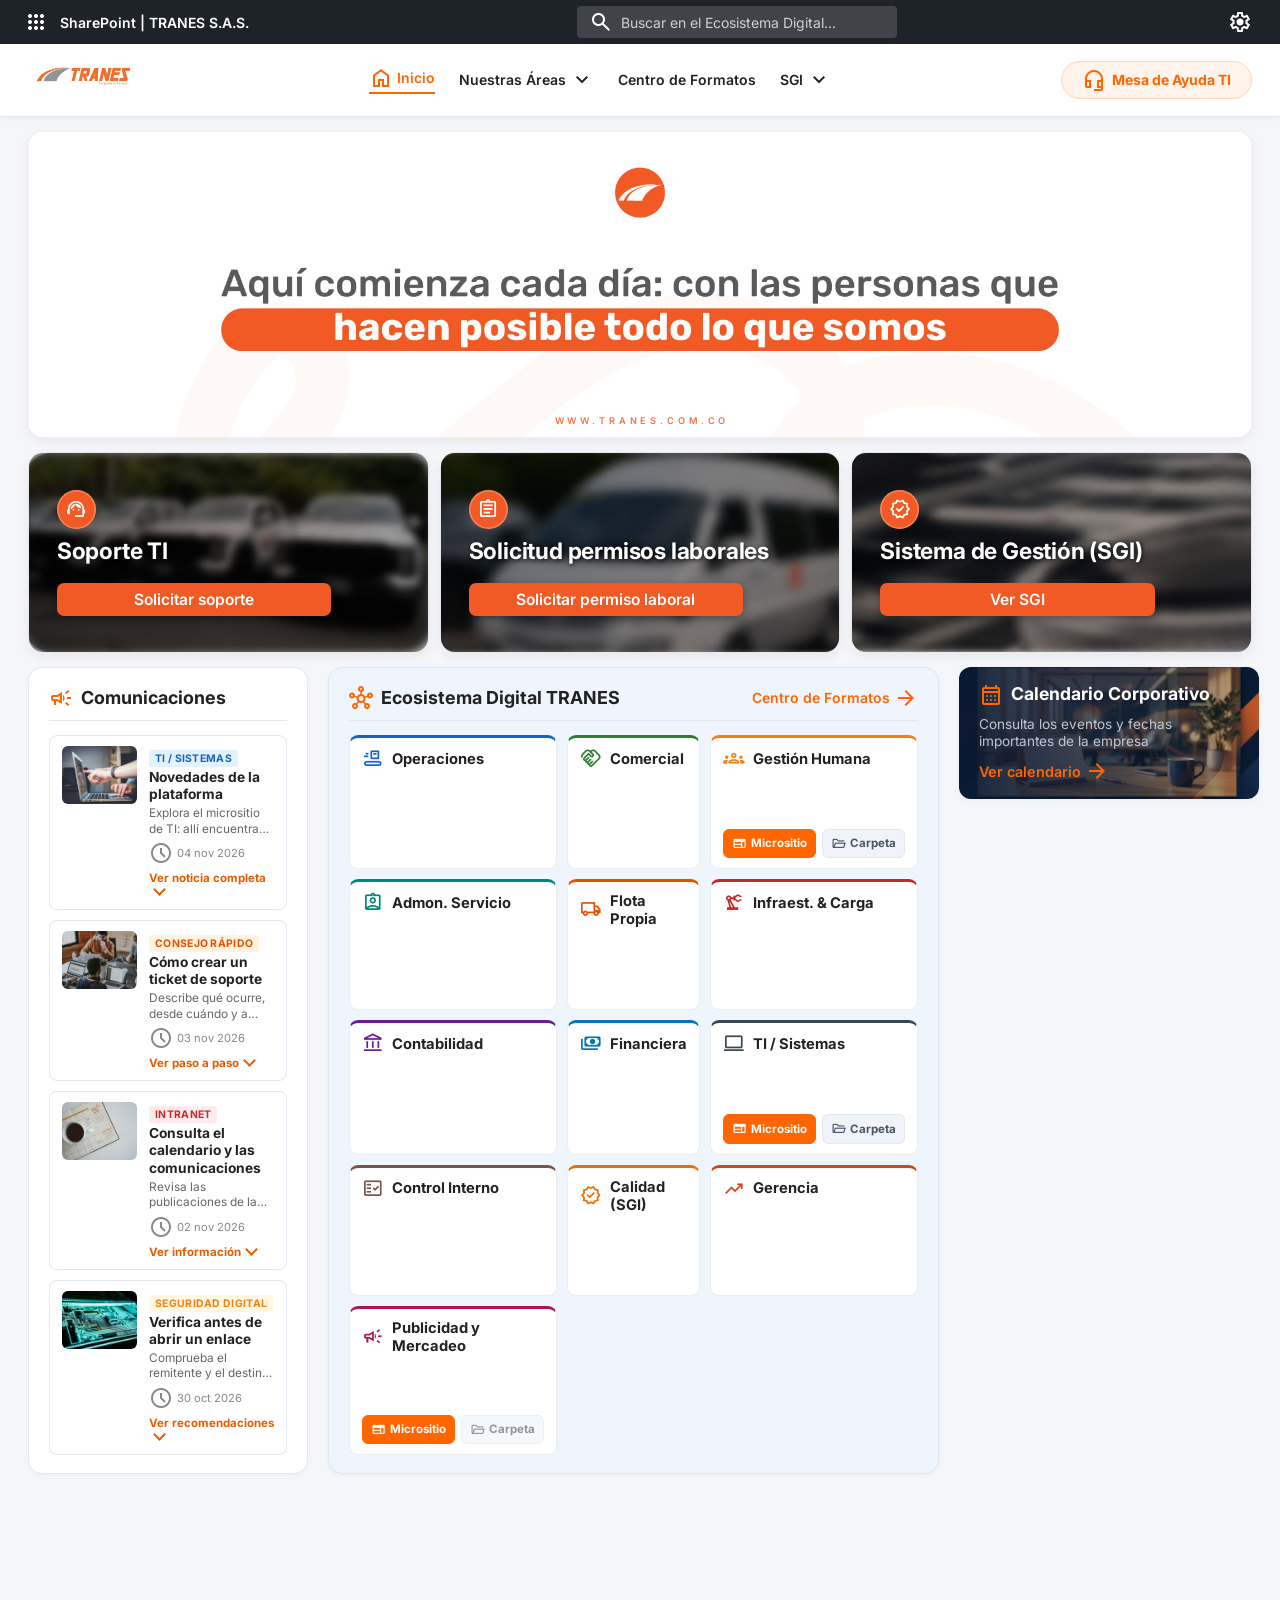
<file: index.html>
<!doctype html>
<html lang="es">
<head>
  <meta charset="UTF-8" />
  <meta name="viewport" content="width=device-width, initial-scale=1.0" />
  <meta http-equiv="X-UA-Compatible" content="IE=edge" />
  <title>TRÁNES S.A.S. | Intranet Corporativa & Ecosistema Digital</title>

  <!-- PRECONNECT: conexión temprana a dominios externos -->
  <link rel="preconnect" href="https://fonts.googleapis.com" />
  <link rel="preconnect" href="https://fonts.gstatic.com" crossorigin />

  <!-- PRELOAD: recurso crítico de fuentes (font-display=swap evita bloqueo) -->
  <link rel="preload" as="style" href="https://fonts.googleapis.com/css2?family=Inter:wght@400;500;600;700;800&family=Caveat:wght@600;700&display=swap" />
  <link rel="stylesheet" href="https://fonts.googleapis.com/css2?family=Inter:wght@400;500;600;700;800&family=Caveat:wght@600;700&display=swap" media="print" onload="this.media='all'" />

  <!-- CSS CRÍTICO: carga síncrona -->
  <link rel="stylesheet" href="styles.css?v=19" />

  <!-- Material Symbols: carga asíncrona para no bloquear renderizado -->
  <link rel="preload" as="style" href="https://fonts.googleapis.com/css2?family=Material+Symbols+Outlined:opsz,wght,FILL,GRAD@20..48,100..700,0..1,-50..200" />
  <link rel="stylesheet" href="https://fonts.googleapis.com/css2?family=Material+Symbols+Outlined:opsz,wght,FILL,GRAD@20..48,100..700,0..1,-50..200" media="print" onload="this.media='all'" />

  <noscript>
    <link rel="stylesheet" href="https://fonts.googleapis.com/css2?family=Material+Symbols+Outlined:opsz,wght,FILL,GRAD@20..48,100..700,0..1,-50..200" />
    <link rel="stylesheet" href="https://fonts.googleapis.com/css2?family=Inter:wght@400;500;600;700;800&family=Caveat:wght@600;700&display=swap" />
    <link rel="stylesheet" href="styles.css?v=19" />
  </noscript>

  <!-- PRELOAD: imágenes LCP ( Largest Contentful Paint ) -->
  <link rel="preload" as="image" href="banner-hero.jpg" />
  <link rel="preload" as="image" href="assets/1 (1).jpg" />
</head>
<body>
  <a href="#inicio" class="skip-nav">Saltar al contenido principal</a>

  <!-- BARRA SUPERIOR DE SHAREPOINT -->
  <header class="topbar" role="banner">
    <div class="topbar-left">
      <button class="app-grid" aria-label="Aplicaciones"><span class="material-symbols-outlined">apps</span></button>
      <span>SharePoint | TRANES S.A.S.</span>
    </div>
    <div class="search">
      <span class="material-symbols-outlined search-icon" aria-hidden="true">search</span>
      <input placeholder="Buscar en el Ecosistema Digital..." aria-label="Buscar en el Ecosistema Digital" />
    </div>
    <div class="top-actions">
      <div class="top-action">
        <button class="top-action-btn" aria-label="Configuración y accesibilidad" aria-expanded="false" aria-controls="panel-config" data-panel="panel-config" title="Configuración y accesibilidad">
          <span class="material-symbols-outlined">settings</span>
        </button>
        <div class="topbar-panel" id="panel-config" role="dialog" aria-label="Configuración y accesibilidad">
          <div class="tp-head">
            <span class="material-symbols-outlined" aria-hidden="true">tune</span>
            <strong>Configuración</strong>
            <small>Personaliza tu vista y accesibilidad</small>
          </div>
          <div class="tp-body">
            <p class="tp-label">Tema de visualización</p>
            <div class="theme-options" role="group" aria-label="Tema de visualización">
              <button type="button" class="theme-opt is-active" data-theme="default">
                <span class="swatch swatch-default" aria-hidden="true"></span> Claro
              </button>
              <button type="button" class="theme-opt" data-theme="dark">
                <span class="swatch swatch-dark" aria-hidden="true"></span> Oscuro
              </button>
              <button type="button" class="theme-opt" data-theme="blue">
                <span class="swatch swatch-blue" aria-hidden="true"></span> Azul
              </button>
            </div>

            <p class="tp-label">Texto y accesibilidad</p>
            <div class="pref-row">
              <span class="pref-name">Tamaño de texto</span>
              <div class="textsize-group" role="group" aria-label="Tamaño de texto">
                <button type="button" data-textsize="0">A</button>
                <button type="button" data-textsize="1">A+</button>
                <button type="button" data-textsize="2">A++</button>
              </div>
            </div>
            <label class="tp-switch">
              <input type="checkbox" data-contrast />
              <span class="tp-slider" aria-hidden="true"></span>
              <span>Alto contraste</span>
            </label>

            <p class="tp-label">Estilo visual</p>
            <label class="tp-switch">
              <input type="checkbox" id="opt-classic" />
              <span class="tp-slider" aria-hidden="true"></span>
              <span>Botones clásicos (planos)</span>
            </label>

            <button type="button" class="tp-reset" id="opt-reset">
              <span class="material-symbols-outlined" aria-hidden="true">restart_alt</span> Restablecer preferencias
            </button>
          </div>
        </div>
      </div>
    </div>
  </header>

  <!-- NAVEGACIÓN PRINCIPAL -->
  <nav class="mainnav" role="navigation" aria-label="Navegación principal">
    <a class="brand" href="#inicio" aria-label="TRÁNES - Inicio">
      <img src="assets/logo-tranes-oficial.png" alt="TRANES" class="brand-logo-img" />
    </a>

    <button class="mobile-toggle" aria-label="Abrir menú de navegación" aria-expanded="false" aria-controls="navlinks">
      <span class="material-symbols-outlined">menu</span>
    </button>
    
    <div class="navlinks" id="navlinks">
      <a class="active" href="#inicio"><span class="material-symbols-outlined">home</span> Inicio</a>
      
      <div class="dropdown">
        <button class="dropdown-toggle" aria-expanded="false" aria-controls="menu-areas">
          Nuestras Áreas <span class="material-symbols-outlined">expand_more</span>
        </button>
        <div class="dropdown-menu menu-grid-areas" id="menu-areas" role="menu">
          <a href="#area-operaciones" role="menuitem"><span class="material-symbols-outlined">conveyor_belt</span> Operaciones</a>
          <a href="#area-comercial" role="menuitem"><span class="material-symbols-outlined">handshake</span> Comercial</a>
          <a href="gestion-humana.html" role="menuitem"><span class="material-symbols-outlined">groups</span> Gestión Humana</a>
          <a href="#area-admon" role="menuitem"><span class="material-symbols-outlined">assignment_ind</span> Admon. Servicio</a>
          <a href="#area-flota" role="menuitem"><span class="material-symbols-outlined">local_shipping</span> Flota Propia</a>
          <a href="#area-infraestructura" role="menuitem"><span class="material-symbols-outlined">precision_manufacturing</span> Infraestructura</a>
          <a href="#area-contabilidad" role="menuitem"><span class="material-symbols-outlined">account_balance</span> Contabilidad</a>
          <a href="#area-financiera" role="menuitem"><span class="material-symbols-outlined">payments</span> Financiera</a>
          <a href="ti-sistemas.html" role="menuitem"><span class="material-symbols-outlined">computer</span> TI / Sistemas</a>
          <a href="#area-control" role="menuitem"><span class="material-symbols-outlined">fact_check</span> Control Interno</a>
          <a href="#area-calidad" role="menuitem"><span class="material-symbols-outlined">verified</span> Calidad / SGI</a>
          <a href="#area-gerencia" role="menuitem"><span class="material-symbols-outlined">trending_up</span> Gerencia</a>
          <a href="publicidad.html" role="menuitem"><span class="material-symbols-outlined">campaign</span> Publicidad y Mercadeo</a>
        </div>
      </div>

      <a href="#formatos">Centro de Formatos</a>

      <div class="dropdown">
        <button class="dropdown-toggle" aria-expanded="false" aria-controls="menu-sgi">
          SGI <span class="material-symbols-outlined">expand_more</span>
        </button>
        <div class="dropdown-menu" id="menu-sgi" role="menu">
          <a href="#sgi-reglamento" role="menuitem"><span class="material-symbols-outlined">policy</span> Reglamento interno</a>
          <a href="#sgi-privacidad" role="menuitem"><span class="material-symbols-outlined">security</span> Privacidad de datos y IA</a>
          <a href="#sgi-riesgos" role="menuitem"><span class="material-symbols-outlined">warning</span> Matriz de riesgos</a>
          <a href="#sgi-calidad" role="menuitem"><span class="material-symbols-outlined">verified</span> Calidad y certificaciones</a>
        </div>
      </div>
    </div>

    <div class="navright">
      <a href="https://m365.cloud.microsoft/m365apps/75f31797-37c9-498e-8dc9-53c16a36afca?auth=2&amp;home=1&amp;origindomain=microsoft365&amp;client-request-id=19eeea6b-6a4e-407d-900d-0381fd544701" target="_blank" class="nav-btn nav-btn-highlight" title="Mesa de Ayuda TI — Crear y consultar tickets" rel="noopener">
        <span class="material-symbols-outlined">headset_mic</span> Mesa de Ayuda TI
      </a>
    </div>
  </nav>

  <main id="inicio">
    <!-- HERO BANNER INSTITUCIONAL TRANES (16:9, recortado a 4:1 en desktop) -->
    <section class="hero" role="region" aria-label="Banner de bienvenida de la intranet TRANES">
      <div class="hero-frame">
        <img class="hero-bg" src="banner-hero.jpg" width="2000" height="1125" alt="Aquí comienza cada día: con las personas que hacen posible todo lo que somos" fetchpriority="high" />
        <span class="hero-site">WWW.TRANES.COM.CO</span>
      </div>
    </section>

    <!-- BANNERS DE ACCESO RÁPIDO (3 BANNERS SUPERIORES) -->
    <section class="feature-grid" aria-label="Accesos destacados">
      <a href="https://m365.cloud.microsoft/m365apps/75f31797-37c9-498e-8dc9-53c16a36afca?auth=2&amp;home=1&amp;origindomain=microsoft365&amp;client-request-id=19eeea6b-6a4e-407d-900d-0381fd544701" target="_blank" rel="noopener" class="feature-card feature-card-with-text" title="Soporte TI" aria-label="Banner de Soporte TI">
        <img src="assets/1 (1).jpg" class="card-bg-img-absolute" alt="Consulta tu Flota y Monitoreo GPS" width="1200" height="630" />
        <div class="card-overlay-mimic">
          <div class="card-icon-mimic"><span class="material-symbols-outlined" aria-hidden="true">support_agent</span></div>
          <div class="card-text-mimic">
              <h3>Soporte TI</h3>
          </div>
          <div class="banner-btn-mimic">Solicitar soporte</div>
        </div>
      </a>

      <a href="https://tranes1.sharepoint.com/sites/TIDESARROLLOSOFTWARE/_layouts/15/listforms.aspx?cid=MTQ2ZjBjMjktMDczYy00MTQ2LWI5MmUtMjlhNjA2YmQ4NGUx&amp;nav=M2ZlZGUwN2MtMzE5Ny00MWFlLThjZGMtM2Y4ZTBjMTNkYTRk&amp;TeamsCID=5e632a9c-2fc9-4bac-93bb-3dbb7768507d&amp;OR=Teams-HL&amp;CT=1790869530429&amp;xsdata=[base64]%3D&amp;sdata=OWN5WUkvSzdOdGFWam0remRlbVlIS0srVWFIYUw1T3BzTEgzdkFSRUtWRT0%3D&amp;ovuser=50635641-caed-4bd9-9636-ef06f52b9199%2CAprendizti2%40tranes.com.co&amp;clickparams=eyJBcHBOYW1lIjoiVGVhbXMtV2ViIiwiQXBwVmVyc2lvbiI6IjE0MTUvMjYxMDAyMTIwMTgiLCJIYXNGZWRlcmF0ZWRVc2VyIjpmYWxzZX0%3D" target="_blank" rel="noopener" class="feature-card feature-card-with-text" title="Solicitud permisos laborales" aria-label="Banner de solicitud de permisos laborales">
        <img src="assets/bg_tramites.png" class="card-bg-img-absolute" alt="Solicitud permisos laborales" width="1200" height="630" />
        <div class="card-overlay-mimic">
          <div class="card-icon-mimic"><span class="material-symbols-outlined" aria-hidden="true">assignment</span></div>
          <div class="card-text-mimic">
              <h3>Solicitud permisos laborales</h3>
          </div>
          <div class="banner-btn-mimic">Solicitar permiso laboral</div>
        </div>
      </a>

      <a href="#sgi" class="feature-card feature-card-with-text" id="sgi" title="Sistema de Gestión Integrado (SGI)" aria-label="Banner del Sistema de Gestión Integrado">
        <img src="assets/bg_sgi.png" class="card-bg-img-absolute" alt="Sistema de Gestión Integrado (SGI)" width="1200" height="630" />
        <div class="card-overlay-mimic">
          <div class="card-icon-mimic"><span class="material-symbols-outlined" aria-hidden="true">verified</span></div>
          <div class="card-text-mimic">
              <h3>Sistema de Gestión (SGI)</h3>
          </div>
          <div class="banner-btn-mimic">Ver SGI</div>
        </div>
      </a>
    </section>

    <!-- LAYOUT PRINCIPAL (COMUNICACIONES, ECOSISTEMA DIGITAL Y WIDGETS) -->
    <section class="main-content-layout">
      <!-- COMUNICACIONES INTERNAS -->
      <div class="col-comunicaciones" id="comunicaciones">
        <div class="section-header">
          <div class="header-title">
            <span class="material-symbols-outlined orange-icon" aria-hidden="true">campaign</span>
            <h2>Comunicaciones</h2>
          </div>
        </div>
        
        <div class="news-list">
          <article class="news-item">
            <div class="news-thumb" style="background-image: url('assets/news-platform.jpg');" role="img" aria-label="Colaboradores consultando una plataforma en su computador" loading="lazy"></div>
            <div class="news-info">
              <span class="tag tag-blue">TI / Sistemas</span>
              <h3><a href="ti-sistemas.html">Novedades de la plataforma</a></h3>
              <p>Explora el micrositio de TI: allí encuentras guías, buenas prácticas, equipo y acceso a la Mesa de Ayuda.</p>
              <small><span class="material-symbols-outlined icon-small" aria-hidden="true">schedule</span> <time datetime="2026-11-04">04 nov 2026</time></small>
              <details class="news-expanded">
                <summary><span class="news-more">Ver noticia completa</span><span class="news-less">Ver menos</span></summary>
                <div class="news-expanded-content">
                  <p>En el micrositio de TI / Sistemas puedes consultar las guías y buenas prácticas, conocer al equipo y encontrar los accesos a los servicios de soporte.</p>
                  <a href="ti-sistemas.html">Visitar TI / Sistemas</a>
                </div>
              </details>
            </div>
          </article>
          <article class="news-item">
            <div class="news-thumb" style="background-image: url('assets/news-ticket.jpg');" role="img" aria-label="Equipo colaborando frente a sus computadores" loading="lazy"></div>
            <div class="news-info">
              <span class="tag tag-orange">Consejo rápido</span>
              <h3><a href="ti-sistemas.html#guias">Cómo crear un ticket de soporte</a></h3>
              <p>Describe qué ocurre, desde cuándo y a quién afecta. Adjunta una captura del error para ayudar al equipo a resolverlo.</p>
              <small><span class="material-symbols-outlined icon-small" aria-hidden="true">schedule</span> <time datetime="2026-11-03">03 nov 2026</time></small>
              <details class="news-expanded">
                <summary><span class="news-more">Ver paso a paso</span><span class="news-less">Ver menos</span></summary>
                <div class="news-expanded-content">
                  <ol>
                    <li>Abre la Mesa de Ayuda TI.</li>
                    <li>Crea una solicitud en el tablero de soporte.</li>
                    <li>Indica qué equipo o servicio presenta el problema y desde cuándo.</li>
                    <li>Adjunta una captura o el mensaje de error y guarda el ticket.</li>
                  </ol>
                  <a href="ti-sistemas.html#guias">Consultar guía completa</a>
                </div>
              </details>
            </div>
          </article>
          <article class="news-item">
            <div class="news-thumb" style="background-image: url('assets/news-calendar.jpg');" role="img" aria-label="Calendario mensual de actividades" loading="lazy"></div>
            <div class="news-info">
              <span class="tag tag-red">Intranet</span>
              <h3>Consulta el calendario y las comunicaciones</h3>
              <p>Revisa las publicaciones de la intranet y el calendario para tener presentes las actividades y fechas importantes.</p>
              <small><span class="material-symbols-outlined icon-small" aria-hidden="true">schedule</span> <time datetime="2026-11-02">02 nov 2026</time></small>
              <details class="news-expanded">
                <summary><span class="news-more">Ver información</span><span class="news-less">Ver menos</span></summary>
                <div class="news-expanded-content">
                  <p>Consulta el calendario corporativo para revisar las fechas y actividades publicadas. Las comunicaciones de la intranet se actualizarán aquí.</p>
                  <a href="calendario.html">Abrir calendario</a>
                </div>
              </details>
            </div>
          </article>
          <article class="news-item">
            <div class="news-thumb" style="background-image: url('assets/news-security.jpg');" role="img" aria-label="Circuitos y tecnología digital" loading="lazy"></div>
            <div class="news-info">
              <span class="tag tag-yellow">Seguridad digital</span>
              <h3>Verifica antes de abrir un enlace</h3>
              <p>Comprueba el remitente y el destino del enlace. Si algo parece sospechoso, no compartas tus claves y consulta con TI.</p>
              <small><span class="material-symbols-outlined icon-small" aria-hidden="true">schedule</span> <time datetime="2026-10-30">30 oct 2026</time></small>
              <details class="news-expanded">
                <summary><span class="news-more">Ver recomendaciones</span><span class="news-less">Ver menos</span></summary>
                <div class="news-expanded-content">
                  <ul>
                    <li>Revisa cuidadosamente la dirección del remitente y del sitio antes de iniciar sesión.</li>
                    <li>No compartas contraseñas ni códigos de verificación.</li>
                    <li>Si el mensaje o el enlace te parece sospechoso, no lo abras y consulta con el equipo de TI.</li>
                  </ul>
                  <a href="ti-sistemas.html">Más información de seguridad digital</a>
                </div>
              </details>
            </div>
          </article>
        </div>
      </div>

      <!-- MÓDULO CENTRAL: ECOSISTEMA DIGITAL & NUESTRAS ÁREAS -->
      <div class="col-center" id="ecosistema">
        <div class="areas-container" id="areas">
          <div class="section-header">
            <div class="header-title">
              <span class="material-symbols-outlined orange-icon" aria-hidden="true">hub</span>
              <h2>Ecosistema Digital TRANES</h2>
            </div>
            <a href="#formatos" class="view-all">Centro de Formatos <span class="material-symbols-outlined" aria-hidden="true">arrow_forward</span></a>
          </div>

          <div class="area-grid-13">
            <a class="area-card" id="area-operaciones" href="https://tranes1.sharepoint.com/sites/Intranet/Documentos%20compartidos/Forms/AllItems.aspx?d=w69fc63b8a96c5936bd11598d515c6d57&amp;csf=1&amp;web=1&amp;e=qfbnEu&amp;ovuser=50635641%2Dcaed%2D4bd9%2D9636%2Def06f52b9199%2CAprendizti2%40tranes%2Ecom%2Eco&amp;TeamsCID=e3631169%2Deabb%2D42eb%2D8deb%2D8d2508c8ceef&amp;OR=Teams%2DHL&amp;CT=1791396782035&amp;clickparams=eyJBcHBOYW1lIjoiVGVhbXMtRGVza3RvcCIsIkFwcFZlcnNpb24iOiI0OS8yNjA5MDMxNTgyMCIsIkhhc0ZlZGVyYXRlZFVzZXIiOmZhbHNlfQ%3D%3D&amp;CID=e79b42a2%2D108d%2Df000%2D7d4c%2Dbe20db371247&amp;cidOR=SPO&amp;FolderCTID=0x0120009D626C6DF11AB5438265727F0FFD326C&amp;id=%2Fsites%2FIntranet%2FDocumentos%20compartidos%2FOPERACIONES%2FLOGISTICA%20Y%20TRAMITES%202024" target="_blank" rel="noopener" style="--col-accent: #1565c0;">
              <div class="area-head"><span class="material-symbols-outlined" aria-hidden="true">conveyor_belt</span> Operaciones</div>
            </a>

            <a class="area-card" id="area-comercial" href="https://tranes1.sharepoint.com/sites/Intranet/Documentos%20compartidos/Forms/AllItems.aspx?d=w04b3a7c2f59d42e2a7b603bf8b419037&amp;csf=1&amp;web=1&amp;e=KhSMST&amp;ovuser=50635641%2Dcaed%2D4bd9%2D9636%2Def06f52b9199%2CAprendizti2%40tranes%2Ecom%2Eco&amp;TeamsCID=c59682c3%2D33ba%2D49f8%2D98ec%2D8ddd5d1d101b&amp;OR=Teams%2DHL&amp;CT=1791406014583&amp;clickparams=eyJBcHBOYW1lIjoiVGVhbXMtRGVza3RvcCIsIkFwcFZlcnNpb24iOiI0OS8yNjA5MDMxNTgyMCIsIkhhc0ZlZGVyYXRlZFVzZXIiOmZhbHNlfQ%3D%3D&amp;CID=b5a442a2%2Db0a2%2Df000%2D7d4c%2Db21d87c0c52f&amp;cidOR=SPO&amp;FolderCTID=0x0120009D626C6DF11AB5438265727F0FFD326C&amp;id=%2Fsites%2FIntranet%2FDocumentos%20compartidos%2FCOMERCIAL" target="_blank" rel="noopener" style="--col-accent: #2e7d32;">
              <div class="area-head"><span class="material-symbols-outlined" aria-hidden="true">handshake</span> Comercial</div>
            </a>

            <div class="area-card" id="area-gh" style="--col-accent: #f57f17;">
              <div class="area-head"><span class="material-symbols-outlined" aria-hidden="true">groups</span> Gestión Humana</div>
              <div class="area-ti-links">
                <a class="area-ti-go" href="gestion-humana.html" title="Abrir el micrositio de Gestión Humana"><span class="material-symbols-outlined" aria-hidden="true">web</span> Micrositio</a>
                <a class="area-ti-folder" href="https://tranes1.sharepoint.com/sites/Intranet/Documentos%20compartidos/Forms/AllItems.aspx?d=wf2eaa67b1f844e4eba2dae4f08d41323&amp;csf=1&amp;web=1&amp;e=vaGWC0&amp;ovuser=50635641%2Dcaed%2D4bd9%2D9636%2Def06f52b9199%2CAprendizti2%40tranes%2Ecom%2Eco&amp;TeamsCID=5bf9e025%2D524d%2D449c%2D947c%2D02582bf9744f&amp;OR=Teams%2DHL&amp;CT=1791557725346&amp;clickparams=eyJBcHBOYW1lIjoiVGVhbXMtRGVza3RvcCIsIkFwcFZlcnNpb24iOiI0OS8yNjA5MTcxMjIxMyIsIkhhc0ZlZGVyYXRlZFVzZXIiOmZhbHNlfQ%3D%3D&amp;CID=643543a2%2Dc052%2Df000%2Dc4b1%2D7fd9b5bd6ddc&amp;cidOR=SPO&amp;FolderCTID=0x0120009D626C6DF11AB5438265727F0FFD326C&amp;id=%2Fsites%2FIntranet%2FDocumentos%20compartidos%2FGESTI%C3%93N%20HUMANA" target="_blank" rel="noopener" title="Abrir la carpeta de documentos de Gestión Humana en SharePoint"><span class="material-symbols-outlined" aria-hidden="true">folder_open</span> Carpeta</a>
              </div>
            </div>

            <a class="area-card" id="area-admon" href="https://tranes1.sharepoint.com/sites/Intranet/Documentos%20compartidos/Forms/AllItems.aspx?d=wf2c07b371757443e8c7f8fe1ed202d38&amp;csf=1&amp;web=1&amp;e=WYE6WF&amp;ovuser=50635641%2Dcaed%2D4bd9%2D9636%2Def06f52b9199%2CAprendizti2%40tranes%2Ecom%2Eco&amp;TeamsCID=5b3e606b%2D93b3%2D40b8%2Db46c%2D83f2b498e726&amp;OR=Teams%2DHL&amp;CT=1791557364844&amp;clickparams=eyJBcHBOYW1lIjoiVGVhbXMtRGVza3RvcCIsIkFwcFZlcnNpb24iOiI0OS8yNjA5MTcxMjIxMyIsIkhhc0ZlZGVyYXRlZFVzZXIiOmZhbHNlfQ%3D%3D&amp;CID=0c3543a2%2Dc04f%2Df000%2D7d4c%2Dbcb42031ac53&amp;cidOR=SPO&amp;FolderCTID=0x0120009D626C6DF11AB5438265727F0FFD326C&amp;id=%2Fsites%2FIntranet%2FDocumentos%20compartidos%2FTR%C3%81MITES" target="_blank" rel="noopener" style="--col-accent: #00897b;">
              <div class="area-head"><span class="material-symbols-outlined" aria-hidden="true">assignment_ind</span> Admon. Servicio</div></a>

            <a class="area-card" id="area-flota" href="https://tranes1.sharepoint.com/:f:/r/sites/Intranet/Documentos%20compartidos/FLOTA%20PROPIA?d=w7da3fb46e50f436a878a8850b0ada885&amp;csf=1&amp;web=1&amp;e=8VM78w&amp;xsdata=[base64]%3D&amp;sdata=MlcvSnBIeGpMTy9MSUVBVjYrK29ZT0ttd0RuUzJnRGt3Z293U1IvczJxMD0%3D&amp;ovuser=50635641-caed-4bd9-9636-ef06f52b9199%2CAprendizti2%40tranes.com.co&amp;TeamsCID=ed97ee92-ab7b-4ff1-a905-09258cd256c3&amp;OR=Teams-HL&amp;CT=1791557610716&amp;clickparams=eyJBcHBOYW1lIjoiVGVhbXMtRGVza3RvcCIsIkFwcFZlcnNpb24iOiI0OS8yNjA5MTcxMjIxMyIsIkhhc0ZlZGVyYXRlZFVzZXIiOmZhbHNlfQ%3D%3D" target="_blank" rel="noopener" style="--col-accent: #e65100;">
              <div class="area-head"><span class="material-symbols-outlined" aria-hidden="true">local_shipping</span> Flota Propia</div></a>

            <a class="area-card" id="area-infraestructura" href="https://tranes1.sharepoint.com/sites/Intranet/Documentos%20compartidos/INFRAESTRUCTURA?d=w4f946c033efa4209870d7a5488136c95&amp;csf=1&amp;web=1&amp;e=GJwBhR&amp;ovuser=50635641-caed-4bd9-9636-ef06f52b9199%2cAprendizti2%40tranes.com.co&amp;TeamsCID=da9fcbb5-a2f7-4552-a7db-b5a1e5cfb826&amp;OR=Teams-HL&amp;CT=1791557804019&amp;clickparams=eyJBcHBOYW1lIjoiVGVhbXMtRGVza3RvcCIsIkFwcFZlcnNpb24iOiI0OS8yNjA5MTcxMjIxMyIsIkhhc0ZlZGVyYXRlZFVzZXIiOmZhbHNlfQ%3d%3d&amp;CID=773543a2-908a-f000-c4b1-7b93dee6299c&amp;cidOR=SPO" target="_blank" rel="noopener" style="--col-accent: #c62828;">
              <div class="area-head"><span class="material-symbols-outlined" aria-hidden="true">precision_manufacturing</span> Infraest. & Carga</div></a>

            <a class="area-card" id="area-contabilidad" href="https://tranes1.sharepoint.com/sites/Intranet/Documentos%20compartidos/Forms/AllItems.aspx?d=wbde98bdf7e95470faa2c743044d64bf3&amp;csf=1&amp;web=1&amp;e=hhrnVi&amp;ovuser=50635641%2Dcaed%2D4bd9%2D9636%2Def06f52b9199%2CAprendizti2%40tranes%2Ecom%2Eco&amp;TeamsCID=a8f2549a%2D2dfa%2D4a66%2D8928%2Da03db0b2232a&amp;OR=Teams%2DHL&amp;CT=1791406167895&amp;clickparams=eyJBcHBOYW1lIjoiVGVhbXMtRGVza3RvcCIsIkFwcFZlcnNpb24iOiI0OS8yNjA5MDMxNTgyMCIsIkhhc0ZlZGVyYXRlZFVzZXIiOmZhbHNlfQ%3D%3D&amp;CID=daa442a2%2D90fc%2Df000%2D7d4c%2Db0bc0d00c94f&amp;cidOR=SPO&amp;FolderCTID=0x0120009D626C6DF11AB5438265727F0FFD326C&amp;id=%2Fsites%2FIntranet%2FDocumentos%20compartidos%2FCONTABILIDAD" target="_blank" rel="noopener" style="--col-accent: #6a1b9a;">
              <div class="area-head"><span class="material-symbols-outlined" aria-hidden="true">account_balance</span> Contabilidad</div>
            </a>

            <a class="area-card" id="area-financiera" href="https://tranes1.sharepoint.com/sites/Intranet/Documentos%20compartidos/Forms/AllItems.aspx?d=wafacccf7761444e09f6de248abd61b7a&amp;csf=1&amp;web=1&amp;e=RhozPf&amp;ovuser=50635641%2Dcaed%2D4bd9%2D9636%2Def06f52b9199%2CAprendizti2%40tranes%2Ecom%2Eco&amp;TeamsCID=26a1ac5c%2Dab4f%2D477e%2D9933%2D2275b3a18742&amp;OR=Teams%2DHL&amp;CT=1791557833225&amp;clickparams=eyJBcHBOYW1lIjoiVGVhbXMtRGVza3RvcCIsIkFwcFZlcnNpb24iOiI0OS8yNjA5MTcxMjIxMyIsIkhhc0ZlZGVyYXRlZFVzZXIiOmZhbHNlfQ%3D%3D&amp;CID=7e3543a2%2Dd0a9%2Df000%2D7d4c%2Dbe83dadb215b&amp;cidOR=SPO&amp;FolderCTID=0x0120009D626C6DF11AB5438265727F0FFD326C&amp;id=%2Fsites%2FIntranet%2FDocumentos%20compartidos%2FFINANCIERA" target="_blank" rel="noopener" style="--col-accent: #0277bd;">
              <div class="area-head"><span class="material-symbols-outlined" aria-hidden="true">payments</span> Financiera</div></a>

            <div class="area-card" id="area-ti" style="--col-accent: #37474f;">
              <div class="area-head"><span class="material-symbols-outlined" aria-hidden="true">computer</span> TI / Sistemas</div>
              <div class="area-ti-links">
                <a class="area-ti-go" href="ti-sistemas.html" title="Abrir el micrositio de TI / Sistemas"><span class="material-symbols-outlined" aria-hidden="true">web</span> Micrositio</a>
                <a class="area-ti-folder" href="https://tranes1.sharepoint.com/sites/Intranet/Documentos%20compartidos/Forms/AllItems.aspx?d=wcb74b119df114ecf91ba1bcb0e72edf7&amp;csf=1&amp;web=1&amp;e=XUKYFr&amp;ovuser=50635641%2Dcaed%2D4bd9%2D9636%2Def06f52b9199%2CAprendizti2%40tranes%2Ecom%2Eco&amp;TeamsCID=498f9764%2D4614%2D4d19%2D858e%2D86454789db9f&amp;OR=Teams%2DHL&amp;CT=1791399932276&amp;clickparams=eyJBcHBOYW1lIjoiVGVhbXMtRGVza3RvcCIsIkFwcFZlcnNpb24iOiI0OS8yNjA5MDMxNTgyMCIsIkhhc0ZlZGVyYXRlZFVzZXIiOmZhbHNlfQ%3D%3D&amp;CID=e89e42a2%2Df09e%2Df000%2D7d4c%2Db787d52e565d&amp;cidOR=SPO&amp;FolderCTID=0x0120009D626C6DF11AB5438265727F0FFD326C&amp;id=%2Fsites%2FIntranet%2FDocumentos%20compartidos%2FTI" target="_blank" rel="noopener" title="Abrir la carpeta de documentos del área TI en SharePoint"><span class="material-symbols-outlined" aria-hidden="true">folder_open</span> Carpeta</a>
              </div>
            </div>

            <a class="area-card" id="area-control" href="https://tranes1.sharepoint.com/sites/Intranet/Documentos%20compartidos/CONTROL%20INTERNO?d=w5dedbd7e1d65483d8aa7b394ff925e9d&amp;csf=1&amp;web=1&amp;e=IbfcHx&amp;ovuser=50635641-caed-4bd9-9636-ef06f52b9199%2cAprendizti2%40tranes.com.co&amp;TeamsCID=a8916489-c742-4958-a5a2-a7a0f5c30157&amp;OR=Teams-HL&amp;CT=1791557427893&amp;clickparams=eyJBcHBOYW1lIjoiVGVhbXMtRGVza3RvcCIsIkFwcFZlcnNpb24iOiI0OS8yNjA5MTcxMjIxMyIsIkhhc0ZlZGVyYXRlZFVzZXIiOmZhbHNlfQ%3d%3d&amp;CID=1b3543a2-10b3-f000-7d4c-b9b1dc1cd13b&amp;cidOR=SPO" target="_blank" rel="noopener" style="--col-accent: #795548;">
              <div class="area-head"><span class="material-symbols-outlined" aria-hidden="true">fact_check</span> Control Interno</div></a>

            <a class="area-card" id="area-calidad" href="https://tranes1.sharepoint.com/sites/Intranet/Documentos%20compartidos/Forms/AllItems.aspx?d=wc7687181e4ca4eab82b5ce8bee0712d8&amp;csf=1&amp;web=1&amp;e=KL5hP1&amp;ovuser=50635641%2Dcaed%2D4bd9%2D9636%2Def06f52b9199%2CAprendizti2%40tranes%2Ecom%2Eco&amp;TeamsCID=209994f4%2Da9b0%2D4789%2Db5f0%2D5f370c59d112&amp;OR=Teams%2DHL&amp;CT=1791557576053&amp;clickparams=eyJBcHBOYW1lIjoiVGVhbXMtRGVza3RvcCIsIkFwcFZlcnNpb24iOiI0OS8yNjA5MTcxMjIxMyIsIkhhc0ZlZGVyYXRlZFVzZXIiOmZhbHNlfQ%3D%3D&amp;CID=3f3543a2%2D10e2%2Df000%2Dc4b1%2D7a4d60c214ed&amp;cidOR=SPO&amp;FolderCTID=0x0120009D626C6DF11AB5438265727F0FFD326C&amp;id=%2Fsites%2FIntranet%2FDocumentos%20compartidos%2FSGI" target="_blank" rel="noopener" style="--col-accent: #ef6c00;">
              <div class="area-head"><span class="material-symbols-outlined" aria-hidden="true">verified</span> Calidad (SGI)</div></a>

            <a class="area-card" id="area-gerencia" href="https://tranes1.sharepoint.com/sites/Intranet/Documentos%20compartidos/GERENCIA?d=w4e5e8e15a4574abe92a275b95cb60715&amp;csf=1&amp;web=1&amp;e=iQX4uM&amp;ovuser=50635641-caed-4bd9-9636-ef06f52b9199%2cAprendizti2%40tranes.com.co&amp;TeamsCID=00c60435-ca81-4fba-aaf7-8ba5d7c28233&amp;OR=Teams-HL&amp;CT=1791557899825&amp;clickparams=eyJBcHBOYW1lIjoiVGVhbXMtRGVza3RvcCIsIkFwcFZlcnNpb24iOiI0OS8yNjA5MTcxMjIxMyIsIkhhc0ZlZGVyYXRlZFVzZXIiOmZhbHNlfQ%3d%3d&amp;CID=8e3543a2-70eb-f000-7d4c-bbf96346c596&amp;cidOR=SPO" target="_blank" rel="noopener" style="--col-accent: #d84315;">
              <div class="area-head"><span class="material-symbols-outlined" aria-hidden="true">trending_up</span> Gerencia</div></a>

            <div class="area-card" id="area-publicidad" style="--col-accent: #ad1457;">
              <div class="area-head"><span class="material-symbols-outlined" aria-hidden="true">campaign</span> Publicidad y Mercadeo</div>
              <div class="area-ti-links">
                <a class="area-ti-go" href="publicidad/index.html" title="Abrir el micrositio de Publicidad y Mercadeo"><span class="material-symbols-outlined" aria-hidden="true">web</span> Micrositio</a>
                <a class="area-ti-folder" aria-disabled="true" tabindex="-1" title="Enlace a la carpeta de Publicidad pendiente de configurar"><span class="material-symbols-outlined" aria-hidden="true">folder_open</span> Carpeta</a>
              </div>
            </div>
          </div>
        </div>
      </div>

      <!-- WIDGETS LATERALES DERECHOS -->
      <div class="col-widgets">

        <div class="widget widget-calendar">
          <div class="w-icon-title">
            <span class="material-symbols-outlined orange-icon" aria-hidden="true">calendar_month</span>
            <h3>Calendario Corporativo</h3>
          </div>
          <p>Consulta los eventos y fechas importantes de la empresa</p>
          <a href="calendario.html" class="view-all">Ver calendario <span class="material-symbols-outlined" aria-hidden="true">arrow_forward</span></a>
        </div>
      </div>
    </section>

    <!-- CENTRO DE FORMATOS EXTENDIDO CON BUSCADOR INTERACTIVO EN TIEMPO REAL -->
    <section class="formatos-full-wrapper" id="formatos">
      <div class="formatos-container formatos-prominente-full">
        <div class="section-header format-header-with-search">
          <div class="header-title">
            <span class="material-symbols-outlined orange-icon" aria-hidden="true">folder_open</span>
            <h2>Centro de Formatos & Plantillas Oficiales</h2>
          </div>
          
          <div class="fmt-search-box">
            <span class="material-symbols-outlined search-icon" aria-hidden="true">search</span>
            <input type="text" id="fmt-search-input" placeholder="Buscar formato por nombre o área (ej. Vacaciones, ISO)..." aria-label="Buscar formato por nombre o área" />
          </div>

          <a href="https://docs.google.com/forms/d/e/1FAIpQLSdNzqqSW8DTCpGlEbX40DQzsx6NaVY5faCV8Gap2fpapu6rFg/viewform?usp=header" class="view-all fmt-cta" target="_blank" rel="noopener">Solicitar un formato <span class="material-symbols-outlined" aria-hidden="true">open_in_new</span></a>
        </div>
        <p class="subtitle">Formatos y plantillas oficiales de TRANES S.A.S. — haz clic en el formato que necesitas y solicítalo en un solo paso</p>

        <div class="fmt-groups">
          <div class="fmt-group">
            <div class="fmt-group-label">
              <span class="material-symbols-outlined" aria-hidden="true">badge</span>
              <h3>Talento Humano</h3>
              <span class="fmt-group-count">6 formatos</span>
            </div>
            <div class="fmt-flat-grid">
              <a href="formatos-vacaciones/F-120%20SOLICITUD%20DE%20PERMISOS.pdf" target="_blank" download class="fmt-btn-card" data-sharepoint-id="fmt-permisos" aria-label="Solicitud de Permisos F-120">
                <span class="material-symbols-outlined" aria-hidden="true">assignment</span>
                <div class="fmt-info">
                  <strong>Solicitud de Permisos</strong>
                  <small>Formato F-120 (PDF oficial)</small>
                </div>
              </a>
              <a href="formatos-vacaciones/Tranes_Medellin.pdf" download class="fmt-btn-card" data-sharepoint-id="fmt-vacaciones" aria-label="Formulario de Vacaciones Tranes">
                <span class="material-symbols-outlined" aria-hidden="true">calendar_month</span>
                <div class="fmt-info">
                  <strong>Formulario de Vacaciones</strong>
                  <small>Formato TRANES (Descarga directa)</small>
                </div>
              </a>
              <a href="https://docs.google.com/forms/d/e/1FAIpQLSdNzqqSW8DTCpGlEbX40DQzsx6NaVY5faCV8Gap2fpapu6rFg/viewform?usp=header" target="_blank" rel="noopener" class="fmt-btn-card" data-sharepoint-id="fmt-nomina" aria-label="Recibo de Nómina">
                <span class="material-symbols-outlined" aria-hidden="true">receipt_long</span>
                <div class="fmt-info">
                  <strong>Recibo de Nómina</strong>
                  <small>Solicitar desprendibles</small>
                </div>
              </a>
              <a href="https://docs.google.com/forms/d/e/1FAIpQLSdNzqqSW8DTCpGlEbX40DQzsx6NaVY5faCV8Gap2fpapu6rFg/viewform?usp=header" target="_blank" rel="noopener" class="fmt-btn-card" data-sharepoint-id="fmt-cert-laboral" aria-label="Certificado Laboral">
                <span class="material-symbols-outlined" aria-hidden="true">workspace_premium</span>
                <div class="fmt-info">
                  <strong>Certificado Laboral</strong>
                  <small>Radicar solicitud oficial</small>
                </div>
              </a>
              <a href="https://docs.google.com/forms/d/e/1FAIpQLSdNzqqSW8DTCpGlEbX40DQzsx6NaVY5faCV8Gap2fpapu6rFg/viewform?usp=header" target="_blank" rel="noopener" class="fmt-btn-card" data-sharepoint-id="fmt-paz-salvo" aria-label="Paz y Salvo">
                <span class="material-symbols-outlined" aria-hidden="true">task_alt</span>
                <div class="fmt-info">
                  <strong>Paz y Salvo</strong>
                  <small>Solicitar paz y salvo</small>
                </div>
              </a>
              <a href="https://docs.google.com/forms/d/e/1FAIpQLSdNzqqSW8DTCpGlEbX40DQzsx6NaVY5faCV8Gap2fpapu6rFg/viewform?usp=header" target="_blank" rel="noopener" class="fmt-btn-card" data-sharepoint-id="fmt-incapacidad" aria-label="Incapacidad Médica">
                <span class="material-symbols-outlined" aria-hidden="true">medical_services</span>
                <div class="fmt-info">
                  <strong>Incapacidad Médica</strong>
                  <small>Reporte y radicación</small>
                </div>
              </a>
            </div>
          </div>

          <div class="fmt-group">
            <div class="fmt-group-label">
              <span class="material-symbols-outlined" aria-hidden="true">local_shipping</span>
              <h3>Operaciones &amp; Flota</h3>
              <span class="fmt-group-count">2 formatos</span>
            </div>
            <div class="fmt-flat-grid">
              <a href="https://docs.google.com/forms/d/e/1FAIpQLSdNzqqSW8DTCpGlEbX40DQzsx6NaVY5faCV8Gap2fpapu6rFg/viewform?usp=header" target="_blank" rel="noopener" class="fmt-btn-card" data-sharepoint-id="fmt-flota-cambio" aria-label="Cambio de Flota">
                <span class="material-symbols-outlined" aria-hidden="true">rv_hookup</span>
                <div class="fmt-info">
                  <strong>Cambio de Flota</strong>
                  <small>Solicitud y mantenimiento</small>
                </div>
              </a>
              <a href="https://docs.google.com/forms/d/e/1FAIpQLSdNzqqSW8DTCpGlEbX40DQzsx6NaVY5faCV8Gap2fpapu6rFg/viewform?usp=header" target="_blank" rel="noopener" class="fmt-btn-card" data-sharepoint-id="fmt-flota-reembolso" aria-label="Reembolso de Flota">
                <span class="material-symbols-outlined" aria-hidden="true">currency_exchange</span>
                <div class="fmt-info">
                  <strong>Reembolso de Flota</strong>
                  <small>Legalización y gastos</small>
                </div>
              </a>
            </div>
          </div>

          <div class="fmt-group">
            <div class="fmt-group-label">
              <span class="material-symbols-outlined" aria-hidden="true">verified_user</span>
              <h3>Calidad, Cumplimiento &amp; Jurídico</h3>
              <span class="fmt-group-count">3 formatos</span>
            </div>
            <div class="fmt-flat-grid">
              <button class="fmt-btn-card" data-sharepoint-id="fmt-sgi-calidad" aria-label="Formatos SGI e ISO">
                <span class="material-symbols-outlined" aria-hidden="true">security</span>
                <div class="fmt-info">
                  <strong>Formatos SGI &amp; ISO</strong>
                  <small>Procedimientos de Calidad</small>
                </div>
              </button>
              <a href="https://docs.google.com/forms/d/e/1FAIpQLSdNzqqSW8DTCpGlEbX40DQzsx6NaVY5faCV8Gap2fpapu6rFg/viewform?usp=header" target="_blank" rel="noopener" class="fmt-btn-card" data-sharepoint-id="fmt-planes" aria-label="Formulario de Planes">
                <span class="material-symbols-outlined" aria-hidden="true">description</span>
                <div class="fmt-info">
                  <strong>Formulario de Planes</strong>
                  <small>Planes de contingencia</small>
                </div>
              </a>
              <a href="https://docs.google.com/forms/d/e/1FAIpQLSdNzqqSW8DTCpGlEbX40DQzsx6NaVY5faCV8Gap2fpapu6rFg/viewform?usp=header" target="_blank" rel="noopener" class="fmt-btn-card" data-sharepoint-id="fmt-juridico" aria-label="Solicitud Jurídica">
                <span class="material-symbols-outlined" aria-hidden="true">gavel</span>
                <div class="fmt-info">
                  <strong>Solicitud Jurídica</strong>
                  <small>Revisión y radicación</small>
                </div>
              </a>
            </div>
          </div>
        </div>
      </div>
    </section>

    <!-- BANNER DE APLICACIONES CORPORATIVAS (ADAPTADO DEL CUADRO TRANSVERSAL) -->
    <section class="governance-bar-section">
      <div class="governance-container">
        <div class="gov-left">
          <div class="gov-icon" aria-hidden="true">
            <span class="material-symbols-outlined">apps</span>
          </div>
          <div class="gov-info">
            <h3>Aplicaciones Corporativas</h3>
            <p>Acceso directo a las plataformas de gestión de TRANES S.A.S.</p>
          </div>
        </div>
        <div class="gov-apps-right">
          <a href="https://librasys.com.co/" target="_blank" rel="noopener" class="gov-app-link" title="LIBRASYS" aria-label="Abrir LIBRASYS"><img src="assets/logo_librasys.png" alt="Librasys"></a>
          <a href="https://tranes.enruta.cloudappsaigroup.com/login" target="_blank" rel="noopener" class="gov-app-link" title="ENRUTA" aria-label="Abrir ENRUTA"><img src="assets/logo_enruta.png" alt="Enruta"></a>
          <a href="https://gt7siaroco.com/control/index.php" target="_blank" rel="noopener" class="gov-app-link" title="SIAROCO" aria-label="Abrir SIAROCO"><img src="assets/logo_siaroco.jpg" alt="Siaroco"></a>
          <a href="https://www.siesa.com/" target="_blank" rel="noopener" class="gov-app-link" title="SIESA" aria-label="Abrir SIESA"><img src="assets/logo_siesa.jpg" alt="Siesa"></a>
        </div>
      </div>
    </section>
  </main>

  <!-- PIE DE PÁGINA -->
  <footer class="site-footer" role="contentinfo">
    <div class="footer-inner">
      <div class="footer-brand-section">
        <a class="brand footer-brand" href="#inicio" aria-label="TRÁNES - Volver al inicio">
          <img src="assets/logo-tranes-oficial.png" alt="TRANES" class="brand-logo-img-footer" />
        </a>
        <p class="footer-copy-text">Intranet Corporativa & Ecosistema Digital | TRANES S.A.S.</p>
      </div>

      <div class="footer-contact">
        <a class="f-item" href="https://www.google.com/maps/search/?api=1&amp;query=Calle+98+%23+70-91%2C+Bogot%C3%A1%2C+Colombia" target="_blank" rel="noopener" title="Ver en Google Maps - Bogotá">
          <span class="material-symbols-outlined" aria-hidden="true">location_on</span>
          <div><strong>Calle 98 # 70-91</strong><small>Bogotá, Colombia</small></div>
        </a>
        <a class="f-item" href="https://www.google.com/maps/search/?api=1&amp;query=Cra+35A+No.+15B+35%2C+Medell%C3%ADn%2C+Colombia" target="_blank" rel="noopener" title="Ver en Google Maps - Medellín">
          <span class="material-symbols-outlined" aria-hidden="true">location_on</span>
          <div><strong>Cra 35A No. 15B 35</strong><small>Sede Medellín, Colombia</small></div>
        </a>
        <a class="f-item" href="https://www.google.com/maps/search/?api=1&amp;query=Av+30+de+Agosto+No.+32-21%2C+Pereira%2C+Colombia" target="_blank" rel="noopener" title="Ver en Google Maps - Pereira">
          <span class="material-symbols-outlined" aria-hidden="true">location_on</span>
          <div><strong>Av 30 de Agosto No. 32-21</strong><small>Sede Pereira, Colombia</small></div>
        </a>
        <div class="f-item">
          <span class="material-symbols-outlined" aria-hidden="true">call</span>
          <div><strong>322 743 3387 / (604 4483197)</strong><small>PBX Línea nacional</small></div>
        </div>
      </div>

      <div class="footer-social">
        <p class="social-title">Redes Sociales Oficiales</p>
        <div class="social-icons">
          <a href="https://www.linkedin.com/company/transportes-tranes/?originalSubdomain=co" target="_blank" rel="noopener" title="LinkedIn TRANES" class="social-btn" aria-label="LinkedIn TRANES">
            <svg width="20" height="20" viewBox="0 0 24 24" fill="currentColor" aria-hidden="true"><path d="M19 3a2 2 0 0 1 2 2v14a2 2 0 0 1-2 2H5a2 2 0 0 1-2-2V5a2 2 0 0 1 2-2h14m-.5 15.5v-5.3a3.26 3.26 0 0 0-3.26-3.26c-.85 0-1.84.52-2.28 1.3v-1.11h-2.79v8.37h2.79v-4.93c0-.77.62-1.4 1.39-1.4a1.4 1.4 0 0 1 1.4 1.4v4.93h2.75M6.46 10.9v8.37H9.25V10.9H6.46M7.86 6.72a1.47 1.47 0 1 0 0 2.94 1.47 1.47 0 0 0 0-2.94Z"/></svg>
          </a>
          <a href="https://www.facebook.com/transportestranes" target="_blank" rel="noopener" title="Facebook TRANES" class="social-btn" aria-label="Facebook TRANES">
            <svg width="20" height="20" viewBox="0 0 24 24" fill="currentColor" aria-hidden="true"><path d="M12 2.04C6.5 2.04 2 6.53 2 12.06C2 17.06 5.66 21.21 10.44 21.96V14.96H7.9V12.06H10.44V9.85C10.44 7.34 11.93 5.96 14.22 5.96C15.31 5.96 16.45 6.15 16.45 6.15V8.62H15.19C13.95 8.62 13.56 9.39 13.56 10.18V12.06H16.34L15.89 14.96H13.56V21.96A10 10 0 0 0 22 12.06C22 6.53 17.5 2.04 12 2.04Z"/></svg>
          </a>
          <a href="https://www.instagram.com/transportestranes/" target="_blank" rel="noopener" title="Instagram TRANES" class="social-btn" aria-label="Instagram TRANES">
            <svg width="20" height="20" viewBox="0 0 24 24" fill="currentColor" aria-hidden="true"><path d="M7.8 2h8.4C19.4 2 22 4.6 22 7.8v8.4a5.8 5.8 0 0 1-5.8 5.8H7.8C4.6 22 2 19.4 2 16.2V7.8A5.8 5.8 0 0 1 7.8 2m-.2 2A3.8 3.8 0 0 0 3.8 7.8v8.4A3.8 3.8 0 0 0 7.6 20h8.8a3.8 3.8 0 0 0 3.8-3.8V7.8A3.8 3.8 0 0 0 16.4 4H7.6m9.65 1.5a1.25 1.25 0 0 1 1.25 1.25A1.25 1.25 0 0 1 17.25 8a1.25 1.25 0 0 1-1.25-1.25c0-.69.56-1.25 1.25-1.25M12 7a5 5 0 0 1 5 5a5 5 0 0 1-5 5a5 5 0 0 1-5-5a5 5 0 0 1 5-5m0 2a3 3 0 0 0-3 3a3 3 0 0 0 3 3a3 3 0 0 0 3-3a3 3 0 0 0-3-3Z"/></svg>
          </a>
          <a href="https://www.youtube.com/@TransportesTranes" target="_blank" rel="noopener" title="YouTube TRANES" class="social-btn" aria-label="YouTube TRANES">
            <svg width="20" height="20" viewBox="0 0 24 24" fill="currentColor" aria-hidden="true"><path d="m10 15l5.19-3L10 9v6m11.56-7.83c.13.47.22 1.1.28 1.9.07.8.1 1.49.1 2.09L22 12c0 2.19-.16 3.8-.44 4.83-.25.9-.83 1.48-1.73 1.73-.47.13-1.33.22-2.65.28-1.3.07-2.49.1-3.59.1L12 19c-4.19 0-6.8-.16-7.83-.44-.9-.25-1.48-.83-1.73-1.73-.13-.47-.22-1.1-.28-1.9-.07-.8-.1-1.49-.1-2.09L2 12c0-2.19.16-3.8.44-4.83.25-.9.83-1.48 1.73-1.73.47-.13 1.33-.22 2.65-.28 1.3-.07 2.49-.1 3.59-.1L12 5c4.19 0 6.8.16 7.83.44.9.25 1.48.83 1.73 1.73Z"/></svg>
          </a>
        </div>
      </div>

    </div>
  </footer>

  <script src="app.js?v=8" defer></script>
</body>
</html>
</file>
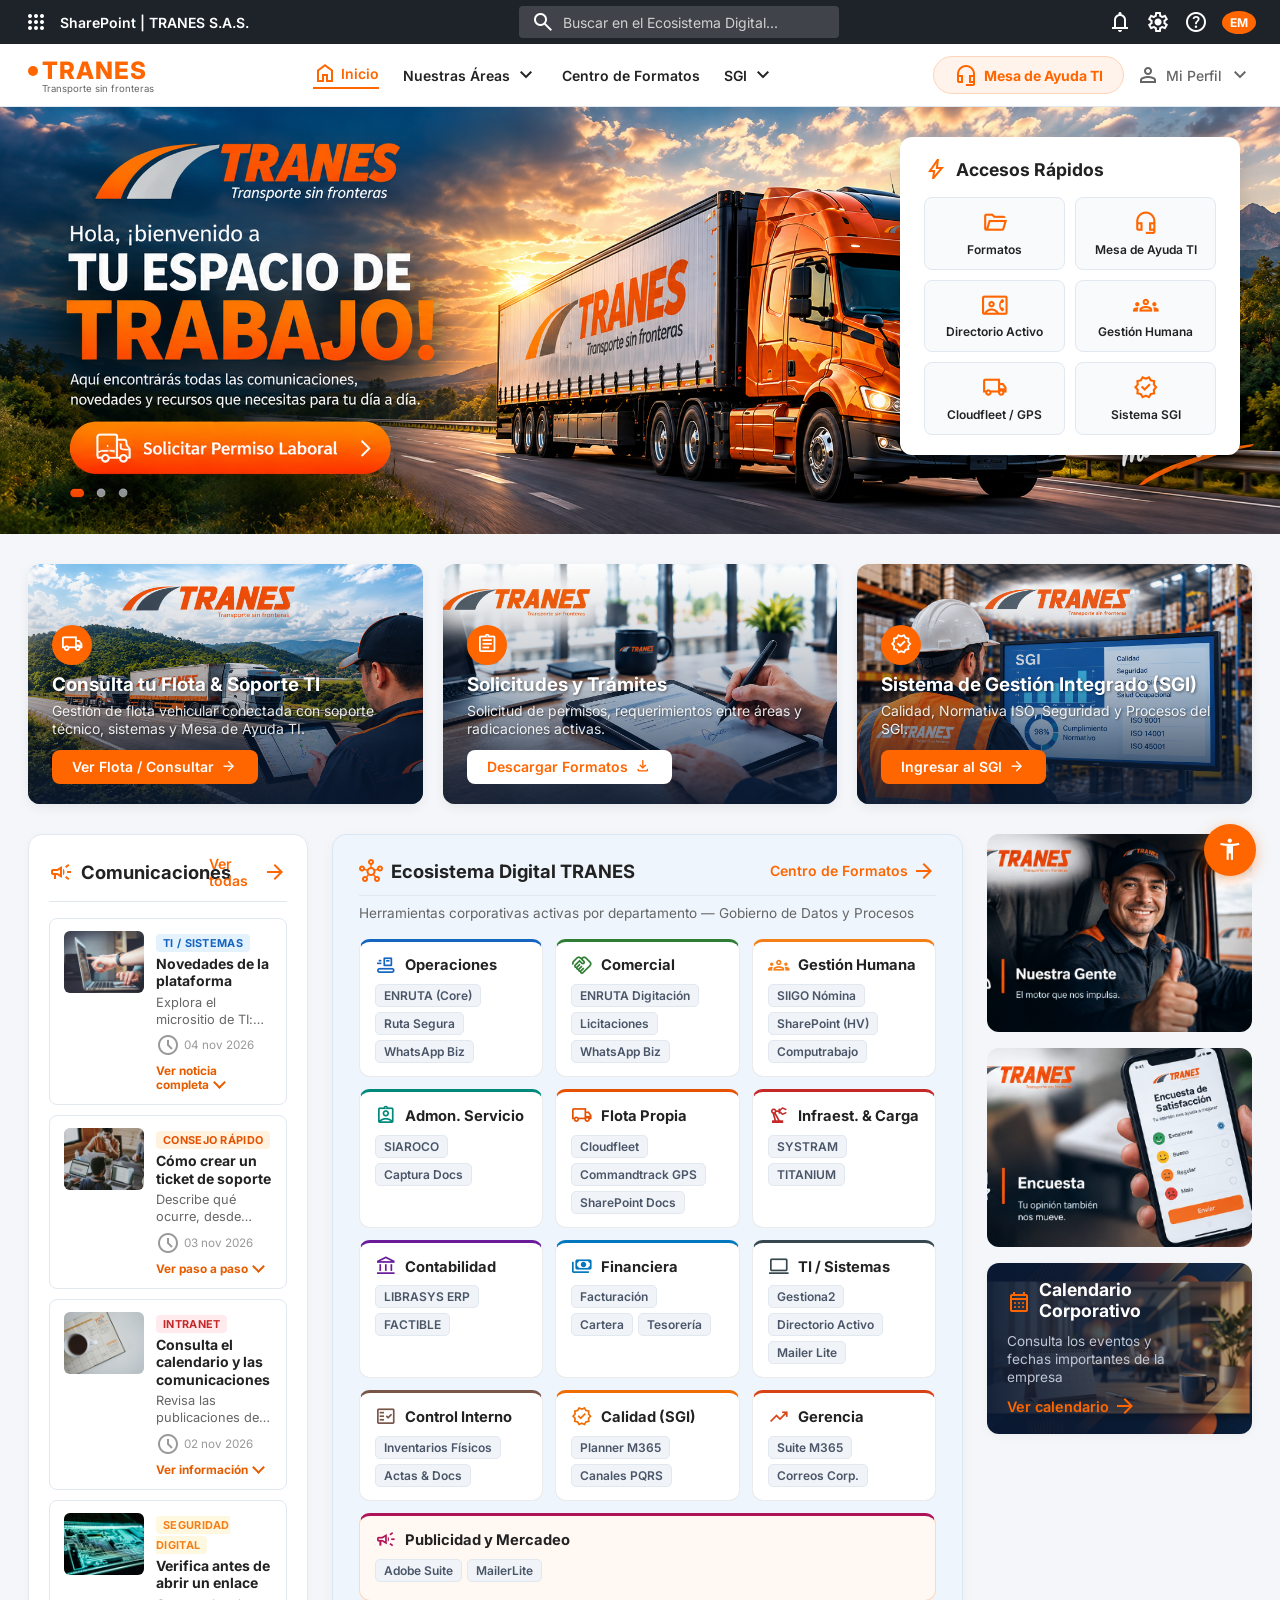
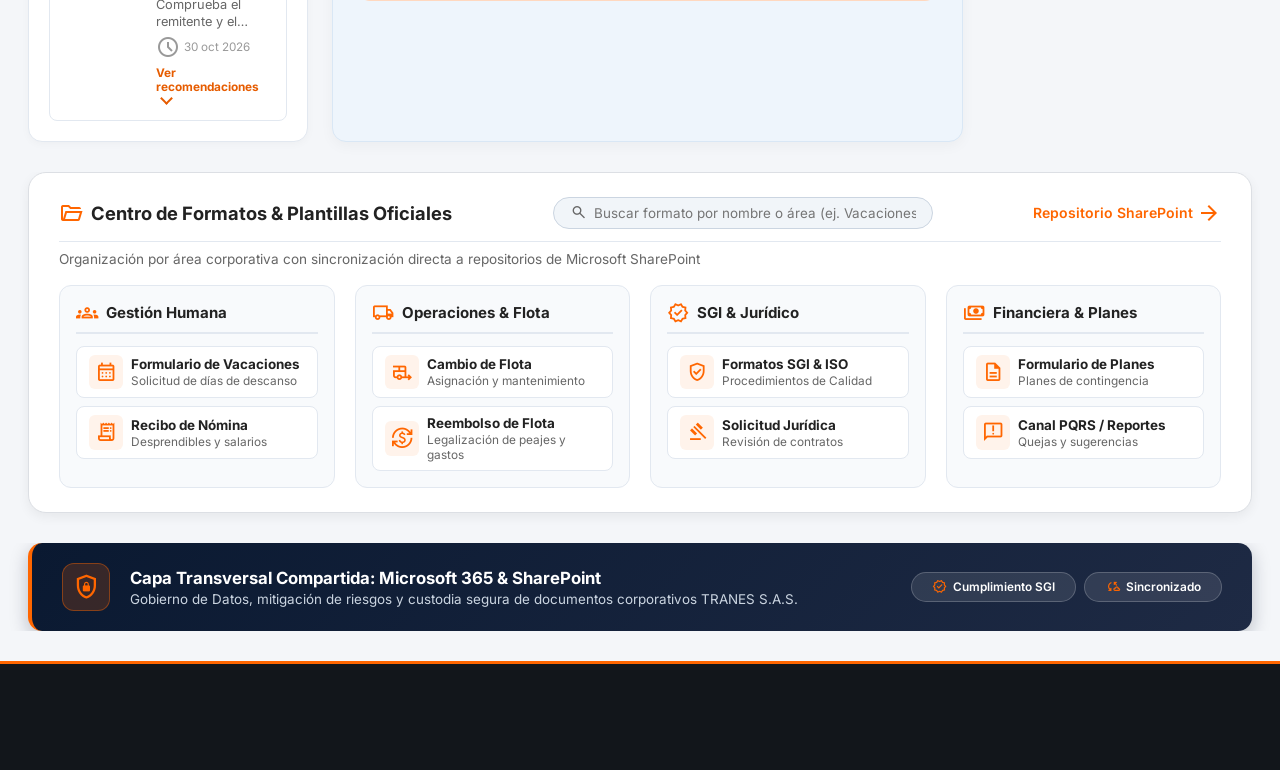
<file: Diseño preview Sharepoint/index.html>
<!doctype html>
<html lang="es">
<head>
  <meta charset="UTF-8" />
  <meta name="viewport" content="width=device-width, initial-scale=1.0" />
  <meta http-equiv="X-UA-Compatible" content="IE=edge" />
  <title>TRÁNES S.A.S. | Intranet Corporativa & Ecosistema Digital</title>

  <!-- PRECONNECT: conexión temprana a dominios externos -->
  <link rel="preconnect" href="https://fonts.googleapis.com" />
  <link rel="preconnect" href="https://fonts.gstatic.com" crossorigin />

  <!-- PRELOAD: recurso crítico de fuentes (font-display=swap evita bloqueo) -->
  <link rel="preload" as="style" href="https://fonts.googleapis.com/css2?family=Inter:wght@400;500;600;700;800&family=Caveat:wght@600;700&display=swap" />
  <link rel="stylesheet" href="https://fonts.googleapis.com/css2?family=Inter:wght@400;500;600;700;800&family=Caveat:wght@600;700&display=swap" media="print" onload="this.media='all'" />

  <!-- CSS CRÍTICO: carga síncrona -->
  <link rel="stylesheet" href="styles.css?v=3" />

  <!-- Material Symbols: carga asíncrona para no bloquear renderizado -->
  <link rel="preload" as="style" href="https://fonts.googleapis.com/css2?family=Material+Symbols+Outlined:opsz,wght,FILL,GRAD@20..48,100..700,0..1,-50..200" />
  <link rel="stylesheet" href="https://fonts.googleapis.com/css2?family=Material+Symbols+Outlined:opsz,wght,FILL,GRAD@20..48,100..700,0..1,-50..200" media="print" onload="this.media='all'" />

  <noscript>
    <link rel="stylesheet" href="https://fonts.googleapis.com/css2?family=Material+Symbols+Outlined:opsz,wght,FILL,GRAD@20..48,100..700,0..1,-50..200" />
    <link rel="stylesheet" href="https://fonts.googleapis.com/css2?family=Inter:wght@400;500;600;700;800&family=Caveat:wght@600;700&display=swap" />
  </noscript>

  <!-- PRELOAD: imágenes LCP ( Largest Contentful Paint ) -->
  <link rel="preload" as="image" href="assets/banner-flota.png" />
  <link rel="preload" as="image" href="assets/hero-banner.png" />
<body>
  <a href="#inicio" class="skip-nav">Saltar al contenido principal</a>

  <!-- BARRA SUPERIOR DE SHAREPOINT -->
  <header class="topbar" role="banner">
    <div class="topbar-left">
      <button class="app-grid" aria-label="Aplicaciones"><span class="material-symbols-outlined">apps</span></button>
      <span>SharePoint | TRANES S.A.S.</span>
    </div>
    <div class="search">
      <span class="material-symbols-outlined search-icon" aria-hidden="true">search</span>
      <input placeholder="Buscar en el Ecosistema Digital..." aria-label="Buscar en el Ecosistema Digital" />
    </div>
    <div class="top-actions">
      <button aria-label="Notificaciones"><span class="material-symbols-outlined">notifications</span></button>
      <button aria-label="Configuración"><span class="material-symbols-outlined">settings</span></button>
      <button aria-label="Ayuda"><span class="material-symbols-outlined">help</span></button>
      <span class="avatar" title="Emmanuel Muñoz" role="img" aria-label="Avatar de usuario">EM</span>
    </div>
  </header>

  <!-- NAVEGACIÓN PRINCIPAL -->
  <nav class="mainnav" role="navigation" aria-label="Navegación principal">
    <a class="brand" href="#inicio" aria-label="TRÁNES - Inicio">
      <div class="brand-logo">
        <span class="brand-dot" aria-hidden="true"></span>
        <span class="brand-name">TRANES</span>
      </div>
      <span class="brand-tagline">Transporte sin fronteras</span>
    </a>

    <button class="mobile-toggle" aria-label="Abrir menú de navegación" aria-expanded="false" aria-controls="navlinks">
      <span class="material-symbols-outlined">menu</span>
    </button>
    
    <div class="navlinks" id="navlinks">
      <a class="active" href="#inicio"><span class="material-symbols-outlined">home</span> Inicio</a>
      
      <div class="dropdown">
        <button class="dropdown-toggle" aria-expanded="false" aria-controls="menu-areas">
          Nuestras Áreas <span class="material-symbols-outlined">expand_more</span>
        </button>
        <div class="dropdown-menu menu-grid-areas" id="menu-areas" role="menu">
          <a href="#area-operaciones" role="menuitem"><span class="material-symbols-outlined">conveyor_belt</span> Operaciones (ENRUTA)</a>
          <a href="#area-comercial" role="menuitem"><span class="material-symbols-outlined">handshake</span> Comercial (Licitaciones)</a>
          <a href="#area-gh" role="menuitem"><span class="material-symbols-outlined">groups</span> Gestión Humana (SIIGO)</a>
          <a href="#area-admon" role="menuitem"><span class="material-symbols-outlined">assignment_ind</span> Admon. Servicio (SIAROCO)</a>
          <a href="#area-flota" role="menuitem"><span class="material-symbols-outlined">local_shipping</span> Flota Propia (Cloudfleet)</a>
          <a href="#area-infraestructura" role="menuitem"><span class="material-symbols-outlined">precision_manufacturing</span> Infraestructura (SYSTRAM)</a>
          <a href="#area-contabilidad" role="menuitem"><span class="material-symbols-outlined">account_balance</span> Contabilidad (LIBRASYS)</a>
          <a href="#area-financiera" role="menuitem"><span class="material-symbols-outlined">payments</span> Financiera (Facturación)</a>
          <a href="#area-ti" role="menuitem"><span class="material-symbols-outlined">computer</span> TI (Mesa Servicios)</a>
          <a href="#area-control" role="menuitem"><span class="material-symbols-outlined">fact_check</span> Control Interno</a>
          <a href="#area-calidad" role="menuitem"><span class="material-symbols-outlined">verified</span> Calidad / SGI</a>
          <a href="#area-gerencia" role="menuitem"><span class="material-symbols-outlined">trending_up</span> Gerencia (M365)</a>
          <a href="#area-publicidad" role="menuitem"><span class="material-symbols-outlined">campaign</span> Publicidad y Mercadeo</a>
        </div>
      </div>

      <a href="#formatos">Centro de Formatos</a>

      <div class="dropdown">
        <button class="dropdown-toggle" aria-expanded="false" aria-controls="menu-sgi">
          SGI <span class="material-symbols-outlined">expand_more</span>
        </button>
        <div class="dropdown-menu" id="menu-sgi" role="menu">
          <a href="#sgi-calidad" role="menuitem"><span class="material-symbols-outlined">verified</span> Calidad & Certificaciones ISO</a>
          <a href="#sgi-sst" role="menuitem"><span class="material-symbols-outlined">shield</span> Seguridad Laboral (SST)</a>
          <a href="#sgi-riesgos" role="menuitem"><span class="material-symbols-outlined">warning</span> Matriz de Riesgos & Auditorías</a>
          <a href="#sgi-formatos" role="menuitem"><span class="material-symbols-outlined">folder_open</span> Formatos y Manuales SGI</a>
        </div>
      </div>
    </div>

    <div class="navright">
      <a href="https://gestiona2.co/" target="_blank" class="nav-btn nav-btn-highlight" title="Portal Oficial de Soporte Técnico (Gestiona2 / Calderón)" rel="noopener">
        <span class="material-symbols-outlined">headset_mic</span> Mesa de Ayuda TI
      </a>
      <button class="nav-btn"><span class="material-symbols-outlined">person</span> Mi Perfil <span class="material-symbols-outlined">expand_more</span></button>
    </div>
  </nav>

  <main id="inicio">
    <!-- HERO BANNER CON MONITOR EN TIEMPO REAL DEL ECOSISTEMA DIGITAL -->
    <section class="hero" role="region" aria-label="Banner de bienvenida de la intranet TRANES con imagen de camión en carretera">
      <div class="hero-content">
        <aside class="quick-panel" aria-label="Accesos rápidos">
          <h2><span class="material-symbols-outlined orange-icon" aria-hidden="true">bolt</span> Accesos Rápidos</h2>
          <div class="quick-grid">
            <button class="quick-item" aria-label="Formatos">
              <span class="material-symbols-outlined" aria-hidden="true">folder_open</span>
              <span>Formatos</span>
            </button>
            <button class="quick-item" aria-label="Mesa de Ayuda TI">
              <span class="material-symbols-outlined" aria-hidden="true">headset_mic</span>
              <span>Mesa de Ayuda TI</span>
            </button>
            <button class="quick-item" aria-label="Directorio Activo">
              <span class="material-symbols-outlined" aria-hidden="true">contact_phone</span>
              <span>Directorio Activo</span>
            </button>
            <button class="quick-item" aria-label="Gestión Humana">
              <span class="material-symbols-outlined" aria-hidden="true">groups</span>
              <span>Gestión Humana</span>
            </button>
            <button class="quick-item" aria-label="Cloudfleet / GPS">
              <span class="material-symbols-outlined" aria-hidden="true">local_shipping</span>
              <span>Cloudfleet / GPS</span>
            </button>
            <button class="quick-item" aria-label="Sistema SGI">
              <span class="material-symbols-outlined" aria-hidden="true">verified</span>
              <span>Sistema SGI</span>
            </button>
          </div>
        </aside>
      </div>
    </section>

    <!-- BANNERS DE ACCESO RÁPIDO (3 BANNERS SUPERIORES) -->
    <section class="feature-grid" aria-label="Accesos destacados">
      <div class="feature-card" title="Consulta tu Flota y Monitoreo GPS (Cloudfleet / GPS Commandtrack)" aria-label="Banner de flota y soporte TI">
        <img src="assets/banner-flota.png" class="card-bg-img" alt="" aria-hidden="true" width="1200" height="630" />
        <div class="card-content-wrapper">
          <div class="card-icon"><span class="material-symbols-outlined" aria-hidden="true">local_shipping</span></div>
          <div class="card-text">
              <h3>Consulta tu Flota & Soporte TI</h3>
              <p>Gestión de flota vehicular conectada con soporte técnico, sistemas y Mesa de Ayuda TI.</p>
          </div>
          <a href="https://gestiona2.co/" target="_blank" class="banner-btn" rel="noopener">Ver Flota / Consultar <span class="material-symbols-outlined" aria-hidden="true">arrow_forward</span></a>
        </div>
      </div>

      <div class="feature-card" title="Solicitudes y Trámites" aria-label="Banner de solicitudes y trámites">
        <img src="assets/banner-formatos.png" class="card-bg-img" alt="" aria-hidden="true" width="1200" height="630" />
        <div class="card-content-wrapper">
          <div class="card-icon"><span class="material-symbols-outlined" aria-hidden="true">assignment</span></div>
          <div class="card-text">
              <h3>Solicitudes y Trámites</h3>
              <p>Solicitud de permisos, requerimientos entre áreas y radicaciones activas.</p>
          </div>
          <a href="#formatos" class="banner-btn banner-btn-secondary">Descargar Formatos <span class="material-symbols-outlined" aria-hidden="true">download</span></a>
        </div>
      </div>

      <div class="feature-card" id="sgi" title="Sistema de Gestión Integrado (SGI)" aria-label="Banner del Sistema de Gestión Integrado">
        <img src="assets/banner-sst.png" class="card-bg-img" alt="" aria-hidden="true" width="1200" height="630" />
        <div class="card-content-wrapper">
          <div class="card-icon"><span class="material-symbols-outlined" aria-hidden="true">verified</span></div>
          <div class="card-text">
              <h3>Sistema de Gestión Integrado (SGI)</h3>
              <p>Calidad, Normativa ISO, Seguridad y Procesos del SGI.</p>
          </div>
          <a href="#sgi" class="banner-btn">Ingresar al SGI <span class="material-symbols-outlined" aria-hidden="true">arrow_forward</span></a>
        </div>
      </div>
    </section>

    <!-- LAYOUT PRINCIPAL (COMUNICACIONES, ECOSISTEMA DIGITAL Y WIDGETS) -->
    <section class="main-content-layout">
      <!-- COMUNICACIONES INTERNAS -->
      <div class="col-comunicaciones" id="comunicaciones">
        <div class="section-header">
          <div class="header-title">
            <span class="material-symbols-outlined orange-icon" aria-hidden="true">campaign</span>
            <h2>Comunicaciones</h2>
          </div>
          <a href="#" class="view-all">Ver todas <span class="material-symbols-outlined" aria-hidden="true">arrow_forward</span></a>
        </div>
        
        <div class="news-list">
          <article class="news-item">
            <div class="news-thumb" style="background-image: url('assets/news-platform.jpg');" role="img" aria-label="Colaboradores consultando una plataforma en su computador" loading="lazy"></div>
            <div class="news-info">
              <span class="tag tag-blue">TI / Sistemas</span>
              <h3><a href="../ti-sistemas.html">Novedades de la plataforma</a></h3>
              <p>Explora el micrositio de TI: allí encuentras guías, buenas prácticas, equipo y acceso a la Mesa de Ayuda.</p>
              <small><span class="material-symbols-outlined icon-small" aria-hidden="true">schedule</span> <time datetime="2026-11-04">04 nov 2026</time></small>
              <details class="news-expanded">
                <summary><span class="news-more">Ver noticia completa</span><span class="news-less">Ver menos</span></summary>
                <div class="news-expanded-content">
                  <p>En el micrositio de TI / Sistemas puedes consultar las guías y buenas prácticas, conocer al equipo y encontrar los accesos a los servicios de soporte.</p>
                  <a href="../ti-sistemas.html">Visitar TI / Sistemas</a>
                </div>
              </details>
            </div>
          </article>
          <article class="news-item">
            <div class="news-thumb" style="background-image: url('assets/news-ticket.jpg');" role="img" aria-label="Equipo colaborando frente a sus computadores" loading="lazy"></div>
            <div class="news-info">
              <span class="tag tag-orange">Consejo rápido</span>
              <h3><a href="../ti-sistemas.html#guias">Cómo crear un ticket de soporte</a></h3>
              <p>Describe qué ocurre, desde cuándo y a quién afecta. Adjunta una captura del error para ayudar al equipo a resolverlo.</p>
              <small><span class="material-symbols-outlined icon-small" aria-hidden="true">schedule</span> <time datetime="2026-11-03">03 nov 2026</time></small>
              <details class="news-expanded">
                <summary><span class="news-more">Ver paso a paso</span><span class="news-less">Ver menos</span></summary>
                <div class="news-expanded-content">
                  <ol>
                    <li>Abre la Mesa de Ayuda TI.</li>
                    <li>Crea una solicitud en el tablero de soporte.</li>
                    <li>Indica qué equipo o servicio presenta el problema y desde cuándo.</li>
                    <li>Adjunta una captura o el mensaje de error y guarda el ticket.</li>
                  </ol>
                  <a href="../ti-sistemas.html#guias">Consultar guía completa</a>
                </div>
              </details>
            </div>
          </article>
          <article class="news-item">
            <div class="news-thumb" style="background-image: url('assets/news-calendar.jpg');" role="img" aria-label="Calendario mensual de actividades" loading="lazy"></div>
            <div class="news-info">
              <span class="tag tag-red">Intranet</span>
              <h3>Consulta el calendario y las comunicaciones</h3>
              <p>Revisa las publicaciones de la intranet y el calendario para tener presentes las actividades y fechas importantes.</p>
              <small><span class="material-symbols-outlined icon-small" aria-hidden="true">schedule</span> <time datetime="2026-11-02">02 nov 2026</time></small>
              <details class="news-expanded">
                <summary><span class="news-more">Ver información</span><span class="news-less">Ver menos</span></summary>
                <div class="news-expanded-content">
                  <p>Consulta el calendario corporativo para revisar las fechas y actividades publicadas. Las comunicaciones de la intranet se actualizarán aquí.</p>
                  <a href="../calendario.html">Abrir calendario</a>
                </div>
              </details>
            </div>
          </article>
          <article class="news-item">
            <div class="news-thumb" style="background-image: url('assets/news-security.jpg');" role="img" aria-label="Circuitos y tecnología digital" loading="lazy"></div>
            <div class="news-info">
              <span class="tag tag-yellow">Seguridad digital</span>
              <h3>Verifica antes de abrir un enlace</h3>
              <p>Comprueba el remitente y el destino del enlace. Si algo parece sospechoso, no compartas tus claves y consulta con TI.</p>
              <small><span class="material-symbols-outlined icon-small" aria-hidden="true">schedule</span> <time datetime="2026-10-30">30 oct 2026</time></small>
              <details class="news-expanded">
                <summary><span class="news-more">Ver recomendaciones</span><span class="news-less">Ver menos</span></summary>
                <div class="news-expanded-content">
                  <ul>
                    <li>Revisa cuidadosamente la dirección del remitente y del sitio antes de iniciar sesión.</li>
                    <li>No compartas contraseñas ni códigos de verificación.</li>
                    <li>Si el mensaje o el enlace te parece sospechoso, no lo abras y consulta con el equipo de TI.</li>
                  </ul>
                  <a href="../ti-sistemas.html">Más información de seguridad digital</a>
                </div>
              </details>
            </div>
          </article>
        </div>
      </div>

      <!-- MÓDULO CENTRAL: ECOSISTEMA DIGITAL & NUESTRAS ÁREAS -->
      <div class="col-center" id="ecosistema">
        <div class="areas-container" id="areas">
          <div class="section-header">
            <div class="header-title">
              <span class="material-symbols-outlined orange-icon" aria-hidden="true">hub</span>
              <h2>Ecosistema Digital TRANES</h2>
            </div>
            <a href="#formatos" class="view-all">Centro de Formatos <span class="material-symbols-outlined" aria-hidden="true">arrow_forward</span></a>
          </div>
          <p class="subtitle">Herramientas corporativas activas por departamento — Gobierno de Datos y Procesos</p>
          
          <div class="area-grid-13">
            <div class="area-card" id="area-operaciones" style="--col-accent: #1565c0;">
              <div class="area-head"><span class="material-symbols-outlined" aria-hidden="true">conveyor_belt</span> Operaciones</div>
              <div class="area-tools">
                <span class="tool-badge">ENRUTA (Core)</span>
                <span class="tool-badge">Ruta Segura</span>
                <span class="tool-badge">WhatsApp Biz</span>
              </div>
            </div>

            <div class="area-card" id="area-comercial" style="--col-accent: #2e7d32;">
              <div class="area-head"><span class="material-symbols-outlined" aria-hidden="true">handshake</span> Comercial</div>
              <div class="area-tools">
                <span class="tool-badge">ENRUTA Digitación</span>
                <span class="tool-badge">Licitaciones</span>
                <span class="tool-badge">WhatsApp Biz</span>
              </div>
            </div>

            <div class="area-card" id="area-gh" style="--col-accent: #f57f17;">
              <div class="area-head"><span class="material-symbols-outlined" aria-hidden="true">groups</span> Gestión Humana</div>
              <div class="area-tools">
                <span class="tool-badge">SIIGO Nómina</span>
                <span class="tool-badge">SharePoint (HV)</span>
                <span class="tool-badge">Computrabajo</span>
              </div>
            </div>

            <div class="area-card" id="area-admon" style="--col-accent: #00897b;">
              <div class="area-head"><span class="material-symbols-outlined" aria-hidden="true">assignment_ind</span> Admon. Servicio</div>
              <div class="area-tools">
                <span class="tool-badge">SIAROCO</span>
                <span class="tool-badge">Captura Docs</span>
              </div>
            </div>

            <div class="area-card" id="area-flota" style="--col-accent: #e65100;">
              <div class="area-head"><span class="material-symbols-outlined" aria-hidden="true">local_shipping</span> Flota Propia</div>
              <div class="area-tools">
                <span class="tool-badge">Cloudfleet</span>
                <span class="tool-badge">Commandtrack GPS</span>
                <span class="tool-badge">SharePoint Docs</span>
              </div>
            </div>

            <div class="area-card" id="area-infraestructura" style="--col-accent: #c62828;">
              <div class="area-head"><span class="material-symbols-outlined" aria-hidden="true">precision_manufacturing</span> Infraest. & Carga</div>
              <div class="area-tools">
                <span class="tool-badge">SYSTRAM</span>
                <span class="tool-badge">TITANIUM</span>
              </div>
            </div>

            <div class="area-card" id="area-contabilidad" style="--col-accent: #6a1b9a;">
              <div class="area-head"><span class="material-symbols-outlined" aria-hidden="true">account_balance</span> Contabilidad</div>
              <div class="area-tools">
                <span class="tool-badge">LIBRASYS ERP</span>
                <span class="tool-badge">FACTIBLE</span>
              </div>
            </div>

            <div class="area-card" id="area-financiera" style="--col-accent: #0277bd;">
              <div class="area-head"><span class="material-symbols-outlined" aria-hidden="true">payments</span> Financiera</div>
              <div class="area-tools">
                <span class="tool-badge">Facturación</span>
                <span class="tool-badge">Cartera</span>
                <span class="tool-badge">Tesorería</span>
              </div>
            </div>

            <div class="area-card" id="area-ti" style="--col-accent: #37474f;">
              <div class="area-head"><span class="material-symbols-outlined" aria-hidden="true">computer</span> TI / Sistemas</div>
              <div class="area-tools">
                <span class="tool-badge">Gestiona2</span>
                <span class="tool-badge">Directorio Activo</span>
                <span class="tool-badge">Mailer Lite</span>
              </div>
            </div>

            <div class="area-card" id="area-control" style="--col-accent: #795548;">
              <div class="area-head"><span class="material-symbols-outlined" aria-hidden="true">fact_check</span> Control Interno</div>
              <div class="area-tools">
                <span class="tool-badge">Inventarios Físicos</span>
                <span class="tool-badge">Actas & Docs</span>
              </div>
            </div>

            <div class="area-card" id="area-calidad" style="--col-accent: #ef6c00;">
              <div class="area-head"><span class="material-symbols-outlined" aria-hidden="true">verified</span> Calidad (SGI)</div>
              <div class="area-tools">
                <span class="tool-badge">Planner M365</span>
                <span class="tool-badge">Canales PQRS</span>
              </div>
            </div>

            <div class="area-card" id="area-gerencia" style="--col-accent: #d84315;">
              <div class="area-head"><span class="material-symbols-outlined" aria-hidden="true">trending_up</span> Gerencia</div>
              <div class="area-tools">
                <span class="tool-badge">Suite M365</span>
                <span class="tool-badge">Correos Corp.</span>
              </div>
            </div>

            <div class="area-card area-card-wide" id="area-publicidad" style="--col-accent: #ad1457;">
              <div class="area-head"><span class="material-symbols-outlined" aria-hidden="true">campaign</span> Publicidad y Mercadeo</div>
              <div class="area-tools">
                <span class="tool-badge">Adobe Suite</span>
                <span class="tool-badge">MailerLite</span>
              </div>
            </div>
          </div>
        </div>
      </div>

      <!-- WIDGETS LATERALES DERECHOS -->
      <div class="col-widgets">
        <div class="widget widget-people">
          <p class="w-title">Nuestra Gente</p>
          <h3>Nuestra Fuerza</h3>
          <p>La seguridad y el compromiso de cada uno de nosotros hacen la diferencia.</p>
          <button class="widget-btn" aria-label="Conoce más sobre nuestra gente">Conoce más <span class="material-symbols-outlined" aria-hidden="true">chevron_right</span></button>
        </div>

        <div class="widget widget-survey">
          <div class="w-icon-title">
            <span class="material-symbols-outlined orange-icon" aria-hidden="true">assignment</span>
            <h3>Encuesta de Satisfacción</h3>
          </div>
          <p>Tu opinión nos ayuda a mejorar</p>
          <button class="widget-btn-white" aria-label="Participar en encuesta de satisfacción">Participar <span class="material-symbols-outlined" aria-hidden="true">arrow_forward</span></button>
        </div>

        <div class="widget widget-calendar">
          <div class="w-icon-title">
            <span class="material-symbols-outlined orange-icon" aria-hidden="true">calendar_month</span>
            <h3>Calendario Corporativo</h3>
          </div>
          <p>Consulta los eventos y fechas importantes de la empresa</p>
          <a href="#" class="view-all">Ver calendario <span class="material-symbols-outlined" aria-hidden="true">arrow_forward</span></a>
        </div>
      </div>
    </section>

    <!-- CENTRO DE FORMATOS EXTENDIDO CON BUSCADOR INTERACTIVO EN TIEMPO REAL -->
    <section class="formatos-full-wrapper" id="formatos">
      <div class="formatos-container formatos-prominente-full">
        <div class="section-header format-header-with-search">
          <div class="header-title">
            <span class="material-symbols-outlined orange-icon" aria-hidden="true">folder_open</span>
            <h2>Centro de Formatos & Plantillas Oficiales</h2>
          </div>
          
          <div class="fmt-search-box">
            <span class="material-symbols-outlined search-icon" aria-hidden="true">search</span>
            <input type="text" id="fmt-search-input" placeholder="Buscar formato por nombre o área (ej. Vacaciones, ISO)..." aria-label="Buscar formato por nombre o área" />
          </div>

          <a href="#" class="view-all">Repositorio SharePoint <span class="material-symbols-outlined" aria-hidden="true">arrow_forward</span></a>
        </div>
        <p class="subtitle">Organización por área corporativa con sincronización directa a repositorios de Microsoft SharePoint</p>

        <div class="formatos-categories-grid">
          <div class="fmt-category-col">
            <div class="fmt-category-header">
              <span class="material-symbols-outlined" aria-hidden="true">groups</span>
              <h3>Gestión Humana</h3>
            </div>
            <div class="fmt-list">
              <button class="fmt-btn-card" data-sharepoint-id="fmt-vacaciones" aria-label="Formulario de Vacaciones">
                <span class="material-symbols-outlined" aria-hidden="true">calendar_month</span>
                <div class="fmt-info">
                  <strong>Formulario de Vacaciones</strong>
                  <small>Solicitud de días de descanso</small>
                </div>
              </button>

              <button class="fmt-btn-card" data-sharepoint-id="fmt-nomina" aria-label="Recibo de Nómina">
                <span class="material-symbols-outlined" aria-hidden="true">receipt_long</span>
                <div class="fmt-info">
                  <strong>Recibo de Nómina</strong>
                  <small>Desprendibles y salarios</small>
                </div>
              </button>
            </div>
          </div>

          <div class="fmt-category-col">
            <div class="fmt-category-header">
              <span class="material-symbols-outlined" aria-hidden="true">local_shipping</span>
              <h3>Operaciones & Flota</h3>
            </div>
            <div class="fmt-list">
              <button class="fmt-btn-card" data-sharepoint-id="fmt-flota-cambio" aria-label="Cambio de Flota">
                <span class="material-symbols-outlined" aria-hidden="true">rv_hookup</span>
                <div class="fmt-info">
                  <strong>Cambio de Flota</strong>
                  <small>Asignación y mantenimiento</small>
                </div>
              </button>

              <button class="fmt-btn-card" data-sharepoint-id="fmt-flota-reembolso" aria-label="Reembolso de Flota">
                <span class="material-symbols-outlined" aria-hidden="true">currency_exchange</span>
                <div class="fmt-info">
                  <strong>Reembolso de Flota</strong>
                  <small>Legalización de peajes y gastos</small>
                </div>
              </button>
            </div>
          </div>

          <div class="fmt-category-col">
            <div class="fmt-category-header">
              <span class="material-symbols-outlined" aria-hidden="true">verified</span>
              <h3>SGI & Jurídico</h3>
            </div>
            <div class="fmt-list">
              <button class="fmt-btn-card" data-sharepoint-id="fmt-sgi-calidad" aria-label="Formatos SGI e ISO">
                <span class="material-symbols-outlined" aria-hidden="true">verified_user</span>
                <div class="fmt-info">
                  <strong>Formatos SGI & ISO</strong>
                  <small>Procedimientos de Calidad</small>
                </div>
              </button>

              <button class="fmt-btn-card" data-sharepoint-id="fmt-juridico" aria-label="Solicitud Jurídica">
                <span class="material-symbols-outlined" aria-hidden="true">gavel</span>
                <div class="fmt-info">
                  <strong>Solicitud Jurídica</strong>
                  <small>Revisión de contratos</small>
                </div>
              </button>
            </div>
          </div>

          <div class="fmt-category-col">
            <div class="fmt-category-header">
              <span class="material-symbols-outlined" aria-hidden="true">payments</span>
              <h3>Financiera & Planes</h3>
            </div>
            <div class="fmt-list">
              <button class="fmt-btn-card" data-sharepoint-id="fmt-planes" aria-label="Formulario de Planes">
                <span class="material-symbols-outlined" aria-hidden="true">description</span>
                <div class="fmt-info">
                  <strong>Formulario de Planes</strong>
                  <small>Planes de contingencia</small>
                </div>
              </button>

              <button class="fmt-btn-card" data-sharepoint-id="fmt-pqrs" aria-label="Canal PQRS y Reportes">
                <span class="material-symbols-outlined" aria-hidden="true">feedback</span>
                <div class="fmt-info">
                  <strong>Canal PQRS / Reportes</strong>
                  <small>Quejas y sugerencias</small>
                </div>
              </button>
            </div>
          </div>
        </div>
      </div>
    </section>

    <!-- BANNER DE CAPA TRANSVERSAL DE GOBIERNO DE DATOS & MICROSOFT 365 -->
    <section class="governance-bar-section">
      <div class="governance-container">
        <div class="gov-left">
          <div class="gov-icon" aria-hidden="true">
            <span class="material-symbols-outlined">shield_lock</span>
          </div>
          <div class="gov-info">
            <h3>Capa Transversal Compartida: Microsoft 365 & SharePoint</h3>
            <p>Gobierno de Datos, mitigación de riesgos y custodia segura de documentos corporativos TRANES S.A.S.</p>
          </div>
        </div>
        <div class="gov-right">
          <span class="gov-pill"><span class="material-symbols-outlined" aria-hidden="true">verified</span> Cumplimiento SGI</span>
          <span class="gov-pill"><span class="material-symbols-outlined" aria-hidden="true">cloud_sync</span> Sincronizado</span>
        </div>
      </div>
    </section>
  </main>

  <!-- PIE DE PÁGINA -->
  <footer class="site-footer" role="contentinfo">
    <div class="footer-inner">
      <div class="footer-brand-section">
        <a class="brand footer-brand" href="#inicio" aria-label="TRÁNES - Volver al inicio">
          <div class="brand-logo">
            <span class="brand-dot" aria-hidden="true"></span>
            <span class="brand-name">TRANES</span>
          </div>
          <span class="brand-tagline">Transporte sin fronteras</span>
        </a>
        <p class="footer-copy-text">Intranet Corporativa & Ecosistema Digital | TRANES S.A.S.</p>
      </div>

      <div class="footer-contact">
        <div class="f-item">
          <span class="material-symbols-outlined" aria-hidden="true">location_on</span>
          <div><strong>Calle 98 # 70-91</strong><small>Bogotá, Colombia</small></div>
        </div>
        <div class="f-item">
          <span class="material-symbols-outlined" aria-hidden="true">call</span>
          <div><strong>322 743 3387 / (604 4483197)</strong><small>PBX Línea nacional</small></div>
        </div>
        <div class="f-item">
          <span class="material-symbols-outlined" aria-hidden="true">mail</span>
          <div><strong>comunicaciones@tranes.com.co</strong><small>Contáctanos</small></div>
        </div>
      </div>

      <div class="footer-social">
        <p class="social-title">Redes Sociales Oficiales</p>
        <div class="social-icons">
          <a href="https://www.linkedin.com" target="_blank" rel="noopener" title="LinkedIn TRANES" class="social-btn" aria-label="LinkedIn TRANES">
            <svg width="20" height="20" viewBox="0 0 24 24" fill="currentColor" aria-hidden="true"><path d="M19 3a2 2 0 0 1 2 2v14a2 2 0 0 1-2 2H5a2 2 0 0 1-2-2V5a2 2 0 0 1 2-2h14m-.5 15.5v-5.3a3.26 3.26 0 0 0-3.26-3.26c-.85 0-1.84.52-2.28 1.3v-1.11h-2.79v8.37h2.79v-4.93c0-.77.62-1.4 1.39-1.4a1.4 1.4 0 0 1 1.4 1.4v4.93h2.75M6.46 10.9v8.37H9.25V10.9H6.46M7.86 6.72a1.47 1.47 0 1 0 0 2.94 1.47 1.47 0 0 0 0-2.94Z"/></svg>
          </a>
          <a href="https://www.facebook.com" target="_blank" rel="noopener" title="Facebook TRANES" class="social-btn" aria-label="Facebook TRANES">
            <svg width="20" height="20" viewBox="0 0 24 24" fill="currentColor" aria-hidden="true"><path d="M12 2.04C6.5 2.04 2 6.53 2 12.06C2 17.06 5.66 21.21 10.44 21.96V14.96H7.9V12.06H10.44V9.85C10.44 7.34 11.93 5.96 14.22 5.96C15.31 5.96 16.45 6.15 16.45 6.15V8.62H15.19C13.95 8.62 13.56 9.39 13.56 10.18V12.06H16.34L15.89 14.96H13.56V21.96A10 10 0 0 0 22 12.06C22 6.53 17.5 2.04 12 2.04Z"/></svg>
          </a>
          <a href="https://www.instagram.com" target="_blank" rel="noopener" title="Instagram TRANES" class="social-btn" aria-label="Instagram TRANES">
            <svg width="20" height="20" viewBox="0 0 24 24" fill="currentColor" aria-hidden="true"><path d="M7.8 2h8.4C19.4 2 22 4.6 22 7.8v8.4a5.8 5.8 0 0 1-5.8 5.8H7.8C4.6 22 2 19.4 2 16.2V7.8A5.8 5.8 0 0 1 7.8 2m-.2 2A3.8 3.8 0 0 0 3.8 7.8v8.4A3.8 3.8 0 0 0 7.6 20h8.8a3.8 3.8 0 0 0 3.8-3.8V7.8A3.8 3.8 0 0 0 16.4 4H7.6m9.65 1.5a1.25 1.25 0 0 1 1.25 1.25A1.25 1.25 0 0 1 17.25 8a1.25 1.25 0 0 1-1.25-1.25c0-.69.56-1.25 1.25-1.25M12 7a5 5 0 0 1 5 5a5 5 0 0 1-5 5a5 5 0 0 1-5-5a5 5 0 0 1 5-5m0 2a3 3 0 0 0-3 3a3 3 0 0 0 3 3a3 3 0 0 0 3-3a3 3 0 0 0-3-3Z"/></svg>
          </a>
          <a href="https://www.youtube.com" target="_blank" rel="noopener" title="YouTube TRANES" class="social-btn" aria-label="YouTube TRANES">
            <svg width="20" height="20" viewBox="0 0 24 24" fill="currentColor" aria-hidden="true"><path d="m10 15l5.19-3L10 9v6m11.56-7.83c.13.47.22 1.1.28 1.9.07.8.1 1.49.1 2.09L22 12c0 2.19-.16 3.8-.44 4.83-.25.9-.83 1.48-1.73 1.73-.47.13-1.33.22-2.65.28-1.3.07-2.49.1-3.59.1L12 19c-4.19 0-6.8-.16-7.83-.44-.9-.25-1.48-.83-1.73-1.73-.13-.47-.22-1.1-.28-1.9-.07-.8-.1-1.49-.1-2.09L2 12c0-2.19.16-3.8.44-4.83.25-.9.83-1.48 1.73-1.73.47-.13 1.33-.22 2.65-.28 1.3-.07 2.49-.1 3.59-.1L12 5c4.19 0 6.8.16 7.83.44.9.25 1.48.83 1.73 1.73Z"/></svg>
          </a>
        </div>
      </div>

    </div>
  </footer>

  <!-- BARRA DE ACCESIBILIDAD -->
  <div class="a11y-toolbar" role="toolbar" aria-label="Herramientas de accesibilidad">
    <button class="a11y-toggle" aria-label="Abrir herramientas de accesibilidad" aria-expanded="false">
      <span class="material-symbols-outlined" aria-hidden="true">accessibility_new</span>
    </button>
    <div class="a11y-panel" role="group" aria-label="Opciones de accesibilidad">
      <p class="a11y-panel-title">Accesibilidad</p>
      <button class="a11y-btn" data-action="contrast" aria-label="Alternar modo alto contraste">
        <span class="material-symbols-outlined" aria-hidden="true">contrast</span>
        <span>Alto Contraste</span>
      </button>
      <button class="a11y-btn" data-action="fontsize-increase" aria-label="Aumentar tamaño del texto">
        <span class="material-symbols-outlined" aria-hidden="true">text_increase</span>
        <span>Aumentar Texto</span>
      </button>
      <button class="a11y-btn" data-action="fontsize-decrease" aria-label="Reducir tamaño del texto">
        <span class="material-symbols-outlined" aria-hidden="true">text_decrease</span>
        <span>Reducir Texto</span>
      </button>
      <button class="a11y-btn" data-action="reset" aria-label="Restablecer configuración de accesibilidad">
        <span class="material-symbols-outlined" aria-hidden="true">restart_alt</span>
        <span>Restablecer</span>
      </button>
    </div>
  </div>

  <script src="app.js" defer></script>
</body>
</html>
</file>
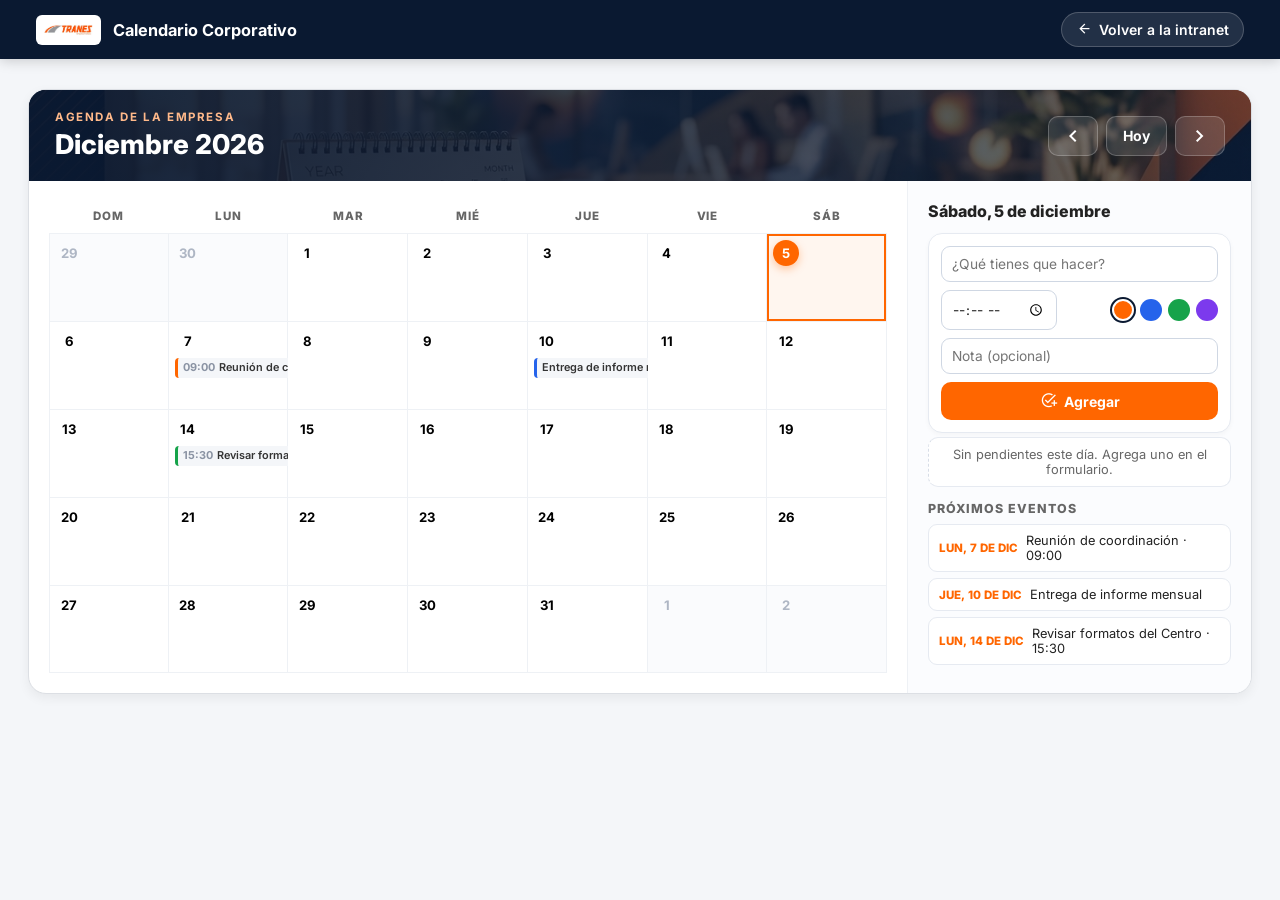
<file: calendario.html>
<!doctype html>
<html lang="es">
<head>
  <meta charset="UTF-8" />
  <meta name="viewport" content="width=device-width, initial-scale=1.0" />
  <meta http-equiv="X-UA-Compatible" content="IE=edge" />
  <title>Calendario Corporativo | TRÁNES S.A.S.</title>

  <link rel="preconnect" href="https://fonts.googleapis.com" />
  <link rel="preconnect" href="https://fonts.gstatic.com" crossorigin />
  <link rel="stylesheet" href="https://fonts.googleapis.com/css2?family=Inter:wght@400;500;600;700;800&display=swap" media="print" onload="this.media='all'" />
  <link rel="stylesheet" href="https://fonts.googleapis.com/css2?family=Material+Symbols+Outlined:opsz,wght,FILL,GRAD@20..48,100..700,0..1,-50..200" media="print" onload="this.media='all'" />
  <noscript>
    <link rel="stylesheet" href="https://fonts.googleapis.com/css2?family=Inter:wght@400;500;600;700;800&display=swap" />
    <link rel="stylesheet" href="https://fonts.googleapis.com/css2?family=Material+Symbols+Outlined:opsz,wght,FILL,GRAD@20..48,100..700,0..1,-50..200" />
  </noscript>

  <link rel="stylesheet" href="styles.css?v=17" />

  <script>
    try { history.scrollRestoration = 'manual'; } catch (e) {}
  </script>

  <style>
    html {
      scroll-behavior: auto !important;
      overflow-anchor: none;
    }
    .cal-topbar {
      position: sticky;
      top: 0;
      z-index: 30;
      display: flex;
      align-items: center;
      justify-content: space-between;
      gap: 16px;
      padding: 12px clamp(16px, 4vw, 36px);
      background: #0a1931;
      box-shadow: 0 2px 12px rgba(0, 0, 0, 0.18);
    }
    .cal-brand {
      display: flex;
      align-items: center;
      gap: 12px;
      color: #fff;
      text-decoration: none;
      min-width: 0;
    }
    .cal-brand img {
      height: 30px;
      background: #fff;
      padding: 3px 8px;
      border-radius: 6px;
    }
    .cal-brand span {
      font-weight: 700;
      font-size: 1.02rem;
      white-space: nowrap;
      overflow: hidden;
      text-overflow: ellipsis;
    }
    .cal-back {
      display: inline-flex;
      align-items: center;
      gap: 6px;
      color: #fff;
      text-decoration: none;
      font-weight: 600;
      font-size: 0.875rem;
      background: rgba(255, 255, 255, 0.1);
      border: 1px solid rgba(255, 255, 255, 0.2);
      padding: 8px 14px;
      border-radius: 999px;
      transition: all 0.15s ease;
      white-space: nowrap;
    }
    .cal-back:hover { background: var(--orange); border-color: var(--orange); }
    .cal-back .material-symbols-outlined { font-size: 1.05rem; }

    .cal-wrap {
      max-width: 1440px;
      margin: 0 auto;
      padding: clamp(16px, 3vw, 30px) var(--side-padding) 40px;
    }
    .cal-card {
      background: #fff;
      border: 1px solid #dcdfe4;
      border-radius: var(--radius-2xl);
      box-shadow: var(--shadow-md);
      overflow: hidden;
    }
    .cal-hero {
      display: flex;
      align-items: center;
      justify-content: space-between;
      gap: 16px;
      flex-wrap: wrap;
      padding: 20px clamp(16px, 3vw, 26px);
      background:
        linear-gradient(100deg, rgba(10, 25, 49, 0.96) 0%, rgba(10, 25, 49, 0.78) 60%, rgba(10, 25, 49, 0.55) 100%),
        url('assets/banner-calendario.jpg?v=1') center / cover no-repeat,
        #0a1931;
      color: #fff;
    }
    .cal-hero-kicker {
      color: #ffb98a;
      font-size: 0.72rem;
      font-weight: 700;
      letter-spacing: 0.14em;
      text-transform: uppercase;
      margin-bottom: 4px;
    }
    .cal-hero h1 {
      font-size: clamp(1.25rem, 2.4vw, 1.7rem);
      font-weight: 800;
    }
    .cal-nav { display: flex; align-items: center; gap: 8px; }
    .cal-nav button {
      display: inline-flex;
      align-items: center;
      justify-content: center;
      gap: 4px;
      height: 40px;
      min-width: 40px;
      padding: 0 12px;
      font-family: inherit;
      font-size: 0.875rem;
      font-weight: 700;
      color: #fff;
      background: rgba(255, 255, 255, 0.12);
      border: 1px solid rgba(255, 255, 255, 0.22);
      border-radius: 10px;
      cursor: pointer;
      transition: all 0.15s ease;
    }
    .cal-nav button:hover { background: var(--orange); border-color: var(--orange); }
    #cal-today { padding: 0 16px; }

    .cal-body {
      display: grid;
      grid-template-columns: minmax(0, 1fr) 344px;
    }
    .cal-main {
      min-width: 0;
      padding: clamp(10px, 2vw, 20px);
    }
    .cal-grid {
      display: grid;
      grid-template-columns: repeat(7, minmax(0, 1fr));
    }
    .cal-dow span {
      padding: 8px 0 10px;
      text-align: center;
      font-size: 0.72rem;
      font-weight: 800;
      letter-spacing: 0.08em;
      text-transform: uppercase;
      color: var(--text-gray);
    }
    .cal-day {
      display: flex;
      flex-direction: column;
      gap: 4px;
      min-height: 88px;
      padding: 6px 6px 8px;
      text-align: left;
      font-family: inherit;
      background: #fff;
      border: 0;
      border-top: 1px solid #eef1f5;
      border-right: 1px solid #eef1f5;
      cursor: pointer;
      transition: background 0.15s ease;
    }
    .cal-days .cal-day:nth-child(7n + 1) { border-left: 1px solid #eef1f5; }
    .cal-days .cal-day:nth-last-child(-n + 7) { border-bottom: 1px solid #eef1f5; }
    .cal-day:hover { background: #fff8f3; }
    .cal-day.is-other { background: #fafbfd; color: #aeb6c4; }
    .cal-day.is-today { background: #fff6ef; }
    .cal-day.is-selected { box-shadow: inset 0 0 0 2px var(--orange); }
    .cal-num {
      align-self: flex-start;
      display: inline-flex;
      align-items: center;
      justify-content: center;
      width: 26px;
      height: 26px;
      font-size: 0.82rem;
      font-weight: 700;
      border-radius: 50%;
    }
    .cal-day.is-today .cal-num {
      background: var(--orange);
      color: #fff;
      box-shadow: 0 3px 8px rgba(255, 102, 0, 0.35);
    }
    .cal-chip {
      display: flex;
      align-items: center;
      gap: 4px;
      min-width: 0;
      padding: 3px 5px;
      font-size: 0.68rem;
      font-weight: 600;
      line-height: 1.25;
      color: #333;
      background: #f4f6f9;
      border-left: 3px solid var(--orange);
      border-radius: 4px;
      overflow: hidden;
      white-space: nowrap;
    }
    .cal-chip .lbl {
      min-width: 0;
      overflow: hidden;
      text-overflow: ellipsis;
      white-space: nowrap;
    }
    .cal-chip.c1 { border-left-color: #2563eb; }
    .cal-chip.c2 { border-left-color: #16a34a; }
    .cal-chip.c3 { border-left-color: #7c3aed; }
    .cal-chip.is-done { opacity: 0.55; text-decoration: line-through; }
    .cal-chip .t {
      color: #8a93a3;
      font-weight: 700;
      flex-shrink: 0;
    }
    .cal-more {
      font-size: 0.66rem;
      font-weight: 700;
      color: var(--text-gray);
      padding-left: 4px;
    }

    .cal-side {
      display: flex;
      flex-direction: column;
      gap: 14px;
      padding: clamp(14px, 2vw, 20px);
      background: #fbfcfe;
      border-left: 1px solid #eef1f5;
    }
    .cal-panel h2 {
      margin-bottom: 12px;
      font-size: 1rem;
      font-weight: 800;
      color: var(--text-dark);
    }
    #cal-form {
      display: flex;
      flex-direction: column;
      gap: 8px;
      padding: 12px;
      background: #fff;
      border: 1px solid #e6eaf1;
      border-radius: 14px;
      box-shadow: var(--shadow-sm);
    }
    #cal-form input[type="text"],
    #cal-form input[type="time"] {
      width: 100%;
      padding: 9px 10px;
      font-family: inherit;
      font-size: 0.86rem;
      color: var(--text-dark);
      background: #fff;
      border: 1px solid #cfd7e3;
      border-radius: 9px;
      outline: none;
      transition: all 0.15s ease;
    }
    #cal-form input:focus {
      border-color: var(--orange);
      box-shadow: 0 0 0 3px rgba(255, 102, 0, 0.15);
    }
    .cal-row { display: flex; align-items: center; gap: 8px; }
    .cal-row input[type="time"] { flex: 0 0 116px; }
    .cal-colors {
      display: flex;
      gap: 6px;
      margin-left: auto;
    }
    .cal-colors button {
      width: 22px;
      height: 22px;
      padding: 0;
      border: 2px solid transparent;
      border-radius: 50%;
      cursor: pointer;
      transition: transform 0.12s ease;
    }
    .cal-colors button:hover { transform: scale(1.12); }
    .cal-colors button[aria-pressed="true"] {
      border-color: #fff;
      box-shadow: 0 0 0 2px #0a1931;
    }
    .sw0 { background: #ff6600; }
    .sw1 { background: #2563eb; }
    .sw2 { background: #16a34a; }
    .sw3 { background: #7c3aed; }
    .cal-add {
      display: inline-flex;
      align-items: center;
      justify-content: center;
      gap: 6px;
      padding: 10px 12px;
      font-family: inherit;
      font-size: 0.875rem;
      font-weight: 700;
      color: #fff;
      background: var(--orange);
      border: 0;
      border-radius: 10px;
      cursor: pointer;
      transition: background 0.15s ease;
    }
    .cal-add:hover { background: var(--orange-hover); }
    .cal-add .material-symbols-outlined { font-size: 1.1rem; }

    .cal-list {
      list-style: none;
      margin: 4px 0 0;
      padding: 0;
      display: flex;
      flex-direction: column;
      gap: 8px;
      max-height: 320px;
      overflow-y: auto;
    }
    .cal-list li {
      display: flex;
      align-items: flex-start;
      gap: 8px;
      padding: 9px 10px;
      background: #fff;
      border: 1px solid #e6eaf1;
      border-left: 3px solid var(--orange);
      border-radius: 10px;
    }
    .cal-list li.c1 { border-left-color: #2563eb; }
    .cal-list li.c2 { border-left-color: #16a34a; }
    .cal-list li.c3 { border-left-color: #7c3aed; }
    .cal-list input[type="checkbox"] {
      width: 17px;
      height: 17px;
      margin-top: 2px;
      accent-color: var(--orange);
      cursor: pointer;
      flex-shrink: 0;
    }
    .cal-task { flex: 1; min-width: 0; }
    .cal-task b {
      display: block;
      font-size: 0.83rem;
      font-weight: 700;
      color: var(--text-dark);
      word-break: break-word;
    }
    .cal-task small {
      display: block;
      margin-top: 2px;
      font-size: 0.74rem;
      color: var(--text-gray);
    }
    .cal-list li.done .cal-task b {
      color: #98a1b0;
      text-decoration: line-through;
    }
    .cal-del {
      padding: 2px;
      color: #b3bccb;
      background: transparent;
      border: 0;
      border-radius: 6px;
      cursor: pointer;
      flex-shrink: 0;
    }
    .cal-del:hover { color: #e5484d; background: #fdecec; }
    .cal-del .material-symbols-outlined { font-size: 1.05rem; }
    .cal-empty {
      padding: 14px 12px;
      font-size: 0.8rem;
      text-align: center;
      color: var(--text-gray);
      background: #fff;
      border: 1px dashed #d7dde7;
      border-radius: 10px;
    }

    .cal-upcoming h3 {
      margin-bottom: 8px;
      font-size: 0.78rem;
      font-weight: 800;
      letter-spacing: 0.08em;
      text-transform: uppercase;
      color: var(--text-gray);
    }
    .cal-upcoming ul {
      list-style: none;
      margin: 0;
      padding: 0;
      display: flex;
      flex-direction: column;
      gap: 6px;
    }
    .cal-upcoming li {
      display: flex;
      align-items: center;
      gap: 8px;
      padding: 8px 10px;
      font-size: 0.8rem;
      color: var(--text-dark);
      background: #fff;
      border: 1px solid #e6eaf1;
      border-radius: 9px;
      cursor: pointer;
      transition: border-color 0.15s ease;
    }
    .cal-upcoming li:hover { border-color: var(--orange); }
    .cal-upcoming .date {
      font-size: 0.72rem;
      font-weight: 800;
      color: var(--orange);
      text-transform: uppercase;
      white-space: nowrap;
    }
    .cal-upcoming li.none {
      color: var(--text-gray);
      border-style: dashed;
      cursor: default;
    }
    .cal-upcoming li.none:hover { border-color: #e6eaf1; }

    @media (max-width: 1080px) {
      .cal-body { grid-template-columns: 1fr; }
      .cal-side { border-left: 0; border-top: 1px solid #eef1f5; }
    }
    @media (max-width: 720px) {
      .cal-day { min-height: 76px; padding: 4px 4px 6px; }
      .cal-num { width: 22px; height: 22px; font-size: 0.74rem; }
      .cal-chip { font-size: 0.62rem; padding: 2px 4px; }
      .cal-chip .t { display: none; }
      .cal-row { flex-wrap: wrap; }
      .cal-colors { margin-left: 0; }
    }
    @media (max-width: 520px) {
      .cal-brand span { display: none; }
      .cal-dow span { font-size: 0.6rem; }
      .cal-hero { padding: 16px; }
    }
  </style>
</head>
<body>
  <header class="cal-topbar">
    <a class="cal-brand" href="index.html">
      <img src="assets/logo-tranes.png" alt="TRANES" />
      <span>Calendario Corporativo</span>
    </a>
    <a class="cal-back" href="index.html">
      <span class="material-symbols-outlined" aria-hidden="true">arrow_back</span> Volver a la intranet
    </a>
  </header>

  <main class="cal-wrap">
    <section class="cal-card">
      <div class="cal-hero">
        <div>
          <p class="cal-hero-kicker">Agenda de la empresa</p>
          <h1 id="cal-month-title">Calendario</h1>
        </div>
        <div class="cal-nav">
          <button type="button" id="cal-prev" aria-label="Mes anterior"><span class="material-symbols-outlined" aria-hidden="true">chevron_left</span></button>
          <button type="button" id="cal-today">Hoy</button>
          <button type="button" id="cal-next" aria-label="Mes siguiente"><span class="material-symbols-outlined" aria-hidden="true">chevron_right</span></button>
        </div>
      </div>

      <div class="cal-body">
        <div class="cal-main">
          <div class="cal-grid cal-dow" aria-hidden="true">
            <span>Dom</span><span>Lun</span><span>Mar</span><span>Mié</span><span>Jue</span><span>Vie</span><span>Sáb</span>
          </div>
          <div class="cal-grid cal-days" id="cal-days" role="grid" aria-label="Días del mes"></div>
        </div>

        <aside class="cal-side">
          <div class="cal-panel">
            <h2 id="cal-selected-title">Selecciona un día</h2>
            <form id="cal-form" autocomplete="off">
              <input type="text" id="cal-title" placeholder="¿Qué tienes que hacer?" maxlength="90" required aria-label="Título de la tarea" />
              <div class="cal-row">
                <input type="time" id="cal-time" aria-label="Hora" />
                <div class="cal-colors" role="group" aria-label="Color">
                  <button type="button" class="sw0" data-color="0" aria-pressed="true" aria-label="Color naranja"></button>
                  <button type="button" class="sw1" data-color="1" aria-pressed="false" aria-label="Color azul"></button>
                  <button type="button" class="sw2" data-color="2" aria-pressed="false" aria-label="Color verde"></button>
                  <button type="button" class="sw3" data-color="3" aria-pressed="false" aria-label="Color morado"></button>
                </div>
              </div>
              <input type="text" id="cal-note" placeholder="Nota (opcional)" maxlength="120" aria-label="Nota" />
              <button type="submit" class="cal-add">
                <span class="material-symbols-outlined" aria-hidden="true">add_task</span> Agregar
              </button>
            </form>
            <ul class="cal-list" id="cal-list"></ul>
          </div>

          <div class="cal-upcoming">
            <h3>Próximos eventos</h3>
            <ul id="cal-upcoming"></ul>
          </div>
        </aside>
      </div>
    </section>
  </main>

  <script>
    (function () {
      var guardUntil = 0;
      function toTop() { try { window.scrollTo(0, 0); } catch (e) {} }
      function arm(ms) {
        guardUntil = Date.now() + (ms || 2500);
        toTop();
      }
      try { history.scrollRestoration = 'manual'; } catch (e) {}
      arm(3500);
      window.addEventListener('scroll', function () {
        if (Date.now() < guardUntil) toTop();
      }, { passive: true });
      window.addEventListener('load', function () {
        arm(2500);
        setTimeout(toTop, 150);
        setTimeout(toTop, 700);
        setTimeout(toTop, 1600);
      });
      window.addEventListener('pageshow', function () { arm(2500); });

      var lastH = 0;
      function notifyParent() {
        try {
          if (window.parent === window) return;
          var h = Math.ceil(document.documentElement.scrollHeight);
          if (Math.abs(h - lastH) < 6) return;
          lastH = h;
          window.parent.postMessage({ tranes: 1, height: h }, '*');
        } catch (e) {}
      }
      notifyParent();
      window.addEventListener('load', notifyParent);
      window.addEventListener('resize', notifyParent);
      setInterval(notifyParent, 1500);

      var KEY = 'tranes-calendario-v1';
      var today = new Date();
      today.setHours(0, 0, 0, 0);
      var view = new Date(today.getFullYear(), today.getMonth(), 1);
      var selected = ymd(today);
      var colorSel = 0;
      var events = load();

      var elDays = document.getElementById('cal-days');
      var elTitle = document.getElementById('cal-month-title');
      var elSelectedTitle = document.getElementById('cal-selected-title');
      var elList = document.getElementById('cal-list');
      var elUpcoming = document.getElementById('cal-upcoming');
      var elForm = document.getElementById('cal-form');
      var elInputTitle = document.getElementById('cal-title');
      var elInputTime = document.getElementById('cal-time');
      var elInputNote = document.getElementById('cal-note');

      function pad(n) { return n < 10 ? '0' + n : '' + n; }
      function ymd(d) { return d.getFullYear() + '-' + pad(d.getMonth() + 1) + '-' + pad(d.getDate()); }
      function parseYmd(s) { var p = s.split('-'); return new Date(+p[0], +p[1] - 1, +p[2]); }
      function uid() { return 'e' + Date.now().toString(36) + Math.random().toString(36).slice(2, 7); }
      function cap(s) { return s ? s.charAt(0).toUpperCase() + s.slice(1) : s; }
      function esc(s) {
        return String(s).replace(/[&<>"']/g, function (c) {
          return { '&': '&amp;', '<': '&lt;', '>': '&gt;', '"': '&quot;', "'": '&#39;' }[c];
        });
      }

      function load() {
        var raw = null;
        try { raw = localStorage.getItem(KEY); } catch (e) {}
        if (raw === null) {
          var seed = seedEvents();
          save(seed);
          return seed;
        }
        try {
          var arr = JSON.parse(raw);
          return Array.isArray(arr) ? arr : [];
        } catch (e) { return []; }
      }
      function save(list) {
        try { localStorage.setItem(KEY, JSON.stringify(list || events)); } catch (e) {}
      }
      function seedEvents() {
        function d(off) { var x = new Date(today); x.setDate(x.getDate() + off); return ymd(x); }
        return [
          { id: uid(), date: d(2), title: 'Reunión de coordinación', time: '09:00', note: 'Sala de juntas', color: 0, done: false },
          { id: uid(), date: d(5), title: 'Entrega de informe mensual', time: '', note: '', color: 1, done: false },
          { id: uid(), date: d(9), title: 'Revisar formatos del Centro', time: '15:30', note: '', color: 2, done: false }
        ];
      }

      function byDate(dateKey) {
        return events.filter(function (e) { return e.date === dateKey; }).sort(function (a, b) {
          return (a.time || 'zz') < (b.time || 'zz') ? -1 : 1;
        });
      }

      function renderMonth() {
        elTitle.textContent = cap(view.toLocaleDateString('es-CO', { month: 'long' })) + ' ' + view.getFullYear();
        var first = new Date(view.getFullYear(), view.getMonth(), 1);
        var startDow = first.getDay();
        var daysInMonth = new Date(view.getFullYear(), view.getMonth() + 1, 0).getDate();
        var cells = Math.ceil((startDow + daysInMonth) / 7) * 7;
        var html = '';
        for (var i = 0; i < cells; i++) {
          var d = new Date(view.getFullYear(), view.getMonth(), 1 - startDow + i);
          var key = ymd(d);
          var cls = ['cal-day'];
          if (d.getMonth() !== view.getMonth()) cls.push('is-other');
          if (key === ymd(today)) cls.push('is-today');
          if (key === selected) cls.push('is-selected');
          var items = byDate(key);
          var chips = '';
          for (var j = 0; j < items.length && j < 3; j++) {
            var e = items[j];
            chips += '<span class="cal-chip c' + (e.color || 0) + (e.done ? ' is-done' : '') + '">'
              + (e.time ? '<span class="t">' + esc(e.time) + '</span>' : '')
              + '<span class="lbl" title="' + esc(e.title) + '">' + esc(e.title) + '</span></span>';
          }
          if (items.length > 3) chips += '<span class="cal-more">+' + (items.length - 3) + ' más</span>';
          html += '<button type="button" class="' + cls.join(' ') + '" data-date="' + key + '" aria-label="'
            + d.getDate() + ' de ' + d.toLocaleDateString('es-CO', { month: 'long', year: 'numeric' })
            + (items.length ? ', ' + items.length + ' evento(s)' : '') + '">'
            + '<span class="cal-num">' + d.getDate() + '</span>' + chips + '</button>';
        }
        elDays.innerHTML = html;
      }

      function renderSide() {
        var d = parseYmd(selected);
        var label = cap(d.toLocaleDateString('es-CO', { weekday: 'long' })) + ', '
          + d.getDate() + ' de ' + d.toLocaleDateString('es-CO', { month: 'long' });
        elSelectedTitle.textContent = label;
        var items = byDate(selected);
        if (!items.length) {
          elList.innerHTML = '<li class="cal-empty" style="border-left:1px dashed #d7dde7">Sin pendientes este día. Agrega uno en el formulario.</li>';
          return;
        }
        elList.innerHTML = items.map(function (e) {
          return '<li class="c' + (e.color || 0) + (e.done ? ' done' : '') + '" data-id="' + e.id + '">'
            + '<input type="checkbox" ' + (e.done ? 'checked' : '') + ' data-act="toggle" aria-label="Marcar como hecho" />'
            + '<span class="cal-task"><b>' + esc(e.title) + '</b>'
            + ((e.time || e.note) ? '<small>' + (e.time ? esc(e.time) : '') + (e.time && e.note ? ' · ' : '') + (e.note ? esc(e.note) : '') + '</small>' : '')
            + '</span>'
            + '<button type="button" class="cal-del" data-act="del" aria-label="Eliminar"><span class="material-symbols-outlined" aria-hidden="true">delete</span></button>'
            + '</li>';
        }).join('');
      }

      function renderUpcoming() {
        var todayKey = ymd(today);
        var next = events.filter(function (e) { return e.date >= todayKey && !e.done; }).sort(function (a, b) {
          return a.date < b.date ? -1 : a.date > b.date ? 1 : ((a.time || 'zz') < (b.time || 'zz') ? -1 : 1);
        }).slice(0, 5);
        if (!next.length) {
          elUpcoming.innerHTML = '<li class="none">No hay eventos próximos</li>';
          return;
        }
        elUpcoming.innerHTML = next.map(function (e) {
          var d = parseYmd(e.date);
          var when = d.toLocaleDateString('es-CO', { weekday: 'short', day: 'numeric', month: 'short' }).replace(/\./g, '');
          return '<li data-date="' + e.date + '"><span class="date">' + esc(when) + '</span>'
            + '<span>' + esc(e.title) + (e.time ? ' · ' + esc(e.time) : '') + '</span></li>';
        }).join('');
      }

      function renderAll() { renderMonth(); renderSide(); renderUpcoming(); }

      function selectDate(key) {
        selected = key;
        var d = parseYmd(key);
        if (d.getMonth() !== view.getMonth() || d.getFullYear() !== view.getFullYear()) {
          view = new Date(d.getFullYear(), d.getMonth(), 1);
        }
        renderAll();
      }

      document.getElementById('cal-prev').addEventListener('click', function () {
        view = new Date(view.getFullYear(), view.getMonth() - 1, 1);
        renderMonth();
      });
      document.getElementById('cal-next').addEventListener('click', function () {
        view = new Date(view.getFullYear(), view.getMonth() + 1, 1);
        renderMonth();
      });
      document.getElementById('cal-today').addEventListener('click', function () {
        selectDate(ymd(today));
      });

      elDays.addEventListener('click', function (ev) {
        var btn = ev.target.closest('.cal-day');
        if (btn) selectDate(btn.getAttribute('data-date'));
      });

      elForm.addEventListener('submit', function (ev) {
        ev.preventDefault();
        var title = elInputTitle.value.trim();
        if (!title) return;
        events.push({
          id: uid(),
          date: selected,
          title: title,
          time: elInputTime.value,
          note: elInputNote.value.trim(),
          color: colorSel,
          done: false
        });
        save();
        elInputTitle.value = '';
        elInputNote.value = '';
        elInputTime.value = '';
        try { elInputTitle.focus({ preventScroll: true }); } catch (e) { elInputTitle.focus(); }
        renderAll();
      });

      document.querySelector('.cal-colors').addEventListener('click', function (ev) {
        var b = ev.target.closest('button[data-color]');
        if (!b) return;
        colorSel = +b.getAttribute('data-color');
        this.querySelectorAll('button').forEach(function (x) {
          x.setAttribute('aria-pressed', x === b ? 'true' : 'false');
        });
      });

      elList.addEventListener('change', function (ev) {
        if (ev.target.getAttribute('data-act') !== 'toggle') return;
        var id = ev.target.closest('li').getAttribute('data-id');
        events.forEach(function (e) { if (e.id === id) e.done = ev.target.checked; });
        save();
        renderAll();
      });
      elList.addEventListener('click', function (ev) {
        var btn = ev.target.closest('[data-act="del"]');
        if (!btn) return;
        var id = btn.closest('li').getAttribute('data-id');
        events = events.filter(function (e) { return e.id !== id; });
        save();
        renderAll();
      });

      elUpcoming.addEventListener('click', function (ev) {
        var li = ev.target.closest('li[data-date]');
        if (li) selectDate(li.getAttribute('data-date'));
      });

      renderAll();
    })();
  </script>
</body>
</html>
</file>
<file: styles.css>
/* ============================================
   TRANES S.A.S. — Intranet Corporativa
   Design Tokens & Variables
   ============================================ */
:root {
  /* Colores Corporativos (invariantes) */
  --orange: #ff6600;
  --orange-hover: #e65c00;
  --orange-light: #fff3eb;
  --orange-border: #ffd4b8;
  --dark-bg: #1e232a;
  --surface-dark: #1e232a;
  --footer-dark: #12161b;
  --page-bg: #f4f6f9;
  --light-bg: #f7f9fc;
  --light-blue-box: #eef5fc;
  --text-dark: #222222;
  --text-gray: #666666;
  --border: #e2e8f0;
  --white: #ffffff;
  --shadow-sm: 0 2px 5px rgba(0,0,0,0.03);
  --shadow-md: 0 4px 12px rgba(0,0,0,0.06);
  --shadow-lg: 0 8px 24px rgba(0,0,0,0.12);
  --shadow-xl: 0 10px 25px rgba(0,0,0,0.18);

  /* Spacing Scale */
  --space-2xs: 4px;
  --space-xs: 6px;
  --space-sm: 8px;
  --space-md: 12px;
  --space-base: 16px;
  --space-lg: 20px;
  --space-xl: 24px;
  --space-2xl: 30px;
  --space-3xl: 40px;

  /* Typography Scale */
  --text-2xs: 0.68rem;
  --text-xs: 0.74rem;
  --text-sm: 0.80rem;
  --text-base: 0.84rem;
  --text-md: 0.875rem;
  --text-lg: 0.94rem;
  --text-xl: 1.05rem;
  --text-2xl: 1.18rem;
  --text-3xl: 1.5rem;

  /* Layout */
  --container-max: 1700px;
  --side-padding: 36px;
  --radius-sm: 6px;
  --radius-md: 8px;
  --radius-lg: 12px;
  --radius-xl: 14px;
  --radius-2xl: 18px;

  /* Feature Cards Scale (18% aumento proporcional) */
  --card-gap: 12px;
  --card-radius: 16px;
  --card-max-h: 307px;
  --card-icon-size: 40px;
  --card-icon-font: 1.42rem;
  --card-title-font: 1.48rem;
  --card-desc-font: 0.97rem;
  --card-btn-padding-y: 7px;
  --card-btn-padding-x: 19px;
  --card-btn-font: 1.0rem;
  --card-btn-radius: 7px;
}

/* ============================================
   Reset & Base
   ============================================ */
* {
  margin: 0;
  padding: 0;
  box-sizing: border-box;
  font-family: 'Inter', sans-serif;
}

body {
  background-color: var(--page-bg);
  color: var(--text-dark);
}

.orange-icon { color: var(--orange); }

.app-grid { display: flex; align-items: center; }
.w-title { font-size: var(--text-sm); opacity: 0.85; margin-bottom: var(--space-xs); }
.formatos-container { width: 100%; }
.footer-brand { text-decoration: none; }

.col-comunicaciones {
  background: white;
  border-radius: var(--radius-xl);
  padding: 22px;
  border: 1px solid var(--border);
  box-shadow: 0 2px 8px rgba(0,0,0,0.03);
  display: flex;
  flex-direction: column;
}
.col-comunicaciones .news-list {
  flex: 1;
}

a.view-all { 
  color: var(--orange); 
  text-decoration: none; 
  font-size: var(--text-md); 
  font-weight: 600; 
  display: flex; 
  align-items: center; 
  gap: var(--space-2xs); 
  white-space: nowrap;
  flex-shrink: 0;
}
a.view-all:hover { text-decoration: underline; }

/* Si el título y el enlace no caben en el encabezado, el enlace baja a la siguiente línea, alineado a la derecha */
#comunicaciones .section-header a.view-all { margin-left: auto; }

/* Focus Visible (Accessibility) */
:focus-visible {
  outline: 2px solid var(--orange);
  outline-offset: 2px;
}
button:focus:not(:focus-visible),
a:focus:not(:focus-visible) {
  outline: none;
}

/* Skip Navigation */
.skip-nav {
  position: absolute;
  top: -100%;
  left: var(--space-base);
  background: var(--orange);
  color: white;
  padding: var(--space-sm) var(--space-base);
  border-radius: 0 0 var(--radius-md) var(--radius-md);
  font-weight: 700;
  font-size: var(--text-md);
  text-decoration: none;
  z-index: 10000;
  transition: top 0.2s ease;
}
.skip-nav:focus {
  top: 0;
}

/* ============================================
   TOPBAR
   ============================================ */
.topbar {
  background-color: var(--surface-dark);
  color: white;
  display: flex;
  justify-content: space-between;
  align-items: center;
  padding: var(--space-xs) var(--space-xl);
  font-size: var(--text-md);
}
.topbar-left { display: flex; align-items: center; gap: var(--space-md); font-weight: 600; }
.topbar button { background: none; border: none; color: white; cursor: pointer; display: flex; align-items: center; }
.search { background: rgba(255, 255, 255, 0.15); border-radius: 4px; padding: var(--space-2xs) var(--space-md); display: flex; align-items: center; width: 320px; }
.search input { background: none; border: none; color: white; outline: none; margin-left: var(--space-sm); width: 100%; font-size: var(--text-md); }
.search input::placeholder { color: #d0d0d0; }
.top-actions { display: flex; align-items: center; gap: 14px; }
.avatar { background-color: var(--orange); padding: var(--space-2xs) var(--space-sm); border-radius: 50%; font-weight: bold; font-size: 0.75rem; }

/* ============================================
   MAIN NAV
   ============================================ */
.mainnav {
  display: flex;
  justify-content: space-between;
  align-items: center;
  padding: var(--space-md) var(--side-padding);
  background: white;
  border-bottom: 1px solid var(--border);
  position: sticky;
  top: 0;
  z-index: 100;
  box-shadow: var(--shadow-sm);
}
.brand {
  display: flex;
  flex-direction: column;
  text-decoration: none;
  gap: 0;
}
.brand-logo {
  display: flex;
  align-items: center;
  gap: var(--space-2xs);
}
.brand-dot {
  width: 10px;
  height: 10px;
  background: var(--orange);
  border-radius: 50%;
  display: inline-block;
}
.brand-name {
  font-size: var(--text-3xl);
  font-weight: 800;
  color: var(--orange);
  letter-spacing: 1px;
}
.brand-tagline {
  font-size: 0.6rem;
  color: var(--text-gray);
  margin-top: -2px;
  margin-left: 14px;
}

/* Mobile Toggle */
.mobile-toggle {
  display: none;
  background: none;
  border: none;
  cursor: pointer;
  color: var(--text-dark);
  padding: var(--space-sm);
  border-radius: var(--radius-md);
}
.mobile-toggle:hover {
  background: var(--light-bg);
}
.mobile-toggle .material-symbols-outlined {
  font-size: 1.6rem;
}

.navlinks { display: flex; gap: 24px; align-items: center; }
.navlinks > a, .dropdown-toggle { 
  text-decoration: none; color: var(--text-dark); font-weight: 600; font-size: var(--text-md);
  display: flex; align-items: center; gap: var(--space-2xs); cursor: pointer;
}
.navlinks > a.active { color: var(--orange); border-bottom: 2px solid var(--orange); padding-bottom: 2px; }

/* Dropdowns — Click Toggle */
.dropdown { position: relative; }
.dropdown-toggle {
  background: none;
  border: none;
  font-family: inherit;
  padding: 0;
}
.dropdown-menu {
  display: none;
  position: absolute;
  top: 100%;
  left: 0;
  background: white;
  min-width: 260px;
  box-shadow: var(--shadow-xl);
  border-radius: 10px;
  padding: var(--space-sm) 0;
  border: 1px solid var(--border);
  z-index: 200;
}
.dropdown.open .dropdown-menu,
.dropdown-menu.show { display: flex; flex-direction: column; }
.dropdown-menu a {
  padding: 10px 16px;
  font-size: var(--text-md);
  color: var(--text-dark);
  display: flex;
  align-items: center;
  gap: 10px;
  transition: background 0.2s, color 0.2s;
  text-decoration: none;
}
.dropdown-menu a:hover {
  background: var(--light-blue-box);
  color: var(--orange);
}
.dropdown-menu.menu-grid-areas {
  min-width: 320px;
  max-height: 400px;
  overflow-y: auto;
}

.navright { display: flex; gap: var(--space-md); align-items: center; }
.nav-btn {
  background: none; border: none; cursor: pointer; color: var(--text-gray); font-size: var(--text-md);
  display: flex; align-items: center; gap: var(--space-xs); font-weight: 500; text-decoration: none;
}
.nav-btn:hover { color: var(--orange); }
.nav-btn-highlight {
  background: var(--orange-light);
  color: var(--orange) !important;
  border: 1px solid var(--orange-border);
  padding: var(--space-xs) var(--space-lg);
  border-radius: 20px;
  font-weight: 700 !important;
  transition: all 0.2s;
}
.nav-btn-highlight:hover {
  background: var(--orange);
  color: white !important;
  box-shadow: 0 4px 10px rgba(255, 102, 0, 0.3);
}

/* ============================================
   HERO SECTION
   ============================================ */
.hero {
  width: 100%;
  max-width: 1652px;
  margin: 0 auto;
  padding: 14px var(--side-padding) 0;
}
.hero-frame {
  position: relative;
  width: 100%;
  overflow: hidden;
  border-radius: var(--card-radius);
  border: 1px solid rgba(0, 0, 0, 0.06);
  background-color: var(--white);
  box-shadow: var(--shadow-md);
  line-height: 0;
}
.hero-bg {
  display: block;
  width: 100%;
  height: auto;
  aspect-ratio: 4 / 1;
  object-fit: cover;
  object-position: 50% 44%;
}
.hero-site {
  position: absolute;
  left: 0;
  right: 0;
  bottom: 4%;
  display: block;
  text-align: center;
  font-size: clamp(9px, 0.72vw, 13px);
  font-weight: 600;
  letter-spacing: 0.42em;
  text-indent: 0.42em;
  line-height: 1;
  color: #f27549;
}

/* Tablet / móvil: se muestra el banner completo (16:9 y 4:3) */
@media (max-width: 900px) {
  .hero-bg {
    aspect-ratio: 16 / 9;
    object-position: center;
  }
  .hero-site { display: none; }
}
@media (max-width: 600px) {
  .hero { padding-top: var(--space-lg); }
  .hero-bg { aspect-ratio: 4 / 3; }
}
.hero-content {
  position: absolute;
  top: 0;
  left: 0;
  right: 0;
  bottom: 0;
  z-index: 10;
  width: 100%;
  display: flex;
  align-items: center;
  justify-content: flex-start;
  padding: 24px var(--side-padding);
}

.hero-text-block {
  color: white;
  max-width: 580px;
  text-shadow: 0 2px 10px rgba(0,0,0,0.65);
}

.hero-welcome {
  font-size: 0.95rem;
  letter-spacing: 2.5px;
  margin-bottom: 8px;
  text-transform: uppercase;
  font-weight: 700;
  opacity: 0.95;
}

.hero-title {
  font-size: 4.2rem;
  font-weight: 800;
  line-height: 1.05;
  margin-bottom: 18px;
}

.hero-highlight {
  background-color: var(--orange);
  padding: 4px 22px;
  border-radius: 30px;
  display: inline-block;
  margin-top: 4px;
  box-shadow: 0 4px 14px rgba(255, 102, 0, 0.45);
}

.hero-desc {
  font-size: 1.08rem;
  line-height: 1.45;
  margin-bottom: 20px;
  font-weight: 400;
  opacity: 0.95;
}

.hero-slogan {
  margin-top: 4px;
  font-size: 1.18rem;
  font-weight: 400;
  line-height: 1.5;
  color: rgba(255, 255, 255, 0.92);
  letter-spacing: 0.2px;
  text-shadow: 0 1px 6px rgba(0,0,0,0.35);
}

.hero-slogan-highlight {
  font-weight: 700;
  color: #ff9a3c;
}


/* ============================================
   FEATURE CARDS (3 CUADROS CENTRALES)
   ============================================ */
.feature-grid {
  display: grid;
  grid-template-columns: repeat(3, 1fr);
  gap: var(--card-gap);
  padding: 14px var(--side-padding);
  width: 100%;
  max-width: 1652px;
  margin: 0 auto;
}
.feature-card {
  aspect-ratio: 16 / 8;
  max-height: var(--card-max-h);
  border-radius: var(--card-radius);
  border: 1px solid rgba(0, 0, 0, 0.06);
  color: white;
  text-align: left;
  padding: 0;
  display: block;
  position: relative;
  overflow: hidden;
  box-shadow: var(--shadow-md);
  transition: transform 0.22s ease, box-shadow 0.22s ease;
  text-decoration: none;
}
.feature-card:hover { 
  transform: translateY(-4px); 
  box-shadow: var(--shadow-lg); 
}
.card-bg-img, .card-bg-img-absolute {
  position: absolute;
  top: 0; 
  left: 0;
  width: 100%; 
  height: 100%;
  object-fit: cover;
  object-position: center center;
  z-index: 0;
}
.card-overlay-mimic {
  position: absolute;
  top: 0; 
  left: 0; 
  right: 0; 
  bottom: 0;
  z-index: 1;
  padding: 12px 7%;
  background: rgba(0, 0, 0, 0.32);
  display: flex;
  flex-direction: column;
  justify-content: center;
  align-items: flex-start;
  gap: 4px;
}
.card-icon-mimic {
  background: #f15a24;
  color: white;
  width: var(--card-icon-size); 
  height: var(--card-icon-size);
  border-radius: 50%;
  display: flex; 
  align-items: center; 
  justify-content: center;
  margin-bottom: 5px;
  box-shadow: inset 0 0 0 1.5px rgba(255, 255, 255, 0.25);
}
.card-icon-mimic .material-symbols-outlined { font-size: var(--card-icon-font); }
.card-text-mimic h3 {
  font-size: var(--card-title-font);
  font-weight: 700;
  margin: 0 0 5px 0;
  color: white;
  text-shadow: 1px 1px 4px rgba(0, 0, 0, 0.85);
  letter-spacing: -0.2px;
  line-height: 1.15;
}
.card-text-mimic p {
  font-size: var(--card-desc-font);
  line-height: 1.35;
  margin: 0;
  color: rgba(255, 255, 255, 0.95);
  text-shadow: 1px 1px 3px rgba(0, 0, 0, 0.85);
}
.banner-btn-mimic {
  background: #f15a24;
  color: white;
  padding: var(--card-btn-padding-y) var(--card-btn-padding-x);
  border-radius: var(--card-btn-radius);
  font-weight: 600;
  font-size: var(--card-btn-font);
  margin-top: 10px;
  text-align: center;
  width: 80%;
  box-shadow: 0 3px 8px rgba(0, 0, 0, 0.35);
}

/* ============================================
   MAIN CONTENT LAYOUT (SISTEMA DE CUADRÍCULA)
   ============================================ */
.main-content-layout {
  display: grid;
  grid-template-columns: 310px 1fr 290px;
  gap: 20px;
  padding: 0 var(--side-padding) var(--space-2xl) var(--side-padding);
  width: 100%;
  margin: 0 auto;
  align-items: stretch;
}
.col-comunicaciones {
  background: white;
  border-radius: var(--radius-xl);
  padding: 18px 20px;
  border: 1px solid var(--border);
  box-shadow: var(--shadow-sm);
  display: flex;
  flex-direction: column;
}
.section-header { 
  display: flex; 
  justify-content: space-between; 
  align-items: center; 
  margin-bottom: 14px; 
  border-bottom: 1px solid var(--border); 
  padding-bottom: 10px;
  gap: 8px;
  flex-wrap: wrap;
  row-gap: var(--space-sm);
}
.header-title { display: flex; align-items: center; gap: 8px; min-width: 0; }
.header-title h2 { font-size: 1.12rem; color: var(--text-dark); font-weight: 700; white-space: nowrap; }
.subtitle { font-size: 0.82rem; color: var(--text-gray); margin-bottom: 14px; margin-top: -6px; line-height: 1.35; }

/* COMUNICACIONES INTERNAS */
.news-list { display: flex; flex-direction: column; gap: 10px; flex: 1; }
.news-item { display: flex; gap: 12px; align-items: flex-start; background: white; padding: 10px 12px; border-radius: var(--radius-md); border: 1px solid var(--border); transition: all 0.2s ease; }
.news-item:hover { box-shadow: 0 4px 12px rgba(0,0,0,0.06); border-color: #cbd5e1; }
.news-thumb { width: 75px; min-width: 75px; height: 58px; border-radius: var(--radius-sm); flex-shrink: 0; background-size: cover; background-position: center; }
.news-info h3 { font-size: 0.86rem; font-weight: 700; margin: 3px 0 3px; color: var(--text-dark); line-height: 1.25; }
.news-info h3 a { color: inherit; text-decoration: none; }
.news-info h3 a:hover, .news-info h3 a:focus-visible { color: var(--orange-hover); text-decoration: underline; }
.news-info p { font-size: 0.74rem; color: var(--text-gray); display: -webkit-box; -webkit-line-clamp: 2; -webkit-box-orient: vertical; overflow: hidden; line-height: 1.3; }
.news-info small { color: #888; font-size: 0.7rem; display: flex; align-items: center; gap: 4px; margin-top: 4px; }
.news-expanded { margin-top: 6px; }
.news-expanded summary { color: var(--orange-hover); cursor: pointer; font-size: 0.72rem; font-weight: 700; list-style: none; }
.news-expanded summary::-webkit-details-marker { display: none; }
.news-expanded summary::after { content: ""; display: inline-block; width: 7px; height: 7px; margin: 0 0 2px 6px; border-right: 2px solid currentColor; border-bottom: 2px solid currentColor; transform: rotate(45deg); }
.news-expanded[open] summary::after { transform: rotate(225deg); margin-bottom: -2px; }
.news-expanded summary:focus-visible { outline: 2px solid var(--orange); outline-offset: 2px; border-radius: 2px; }
.news-less, .news-expanded[open] .news-more { display: none; }
.news-expanded[open] .news-less { display: inline; }
.news-expanded-content { padding-top: 5px; }
.news-expanded-content p, .news-expanded-content li { color: var(--text-gray); font-size: 0.74rem; line-height: 1.4; }
.news-expanded-content p { display: block; overflow: visible; margin-bottom: 5px; }
.news-expanded-content ol, .news-expanded-content ul { padding-left: 18px; margin: 0 0 6px; }
.news-expanded-content a { color: var(--orange-hover); font-size: 0.73rem; font-weight: 700; text-decoration: underline; }
.icon-small { font-size: 0.85rem; }
.tag { font-size: 0.65rem; padding: 2px 6px; border-radius: 3px; font-weight: 700; text-transform: uppercase; letter-spacing: 0.3px; }
.tag-red { background: #ffebee; color: #c62828; }
.tag-blue { background: #e3f2fd; color: #1565c0; }
.tag-yellow { background: #fff8e1; color: #f57f17; }
.tag-orange { background: #fff3e0; color: #e65100; }

/* NUESTRAS ÁREAS (ECOSISTEMA DIGITAL TRANES) */
.areas-container { 
  background: var(--light-blue-box); 
  padding: 18px 20px; 
  border-radius: var(--radius-xl); 
  border: 1px solid #d9e7f5;
  box-shadow: var(--shadow-sm);
  height: 100%;
  display: flex;
  flex-direction: column;
}
.area-grid-13 {
  display: grid;
  grid-template-columns: repeat(3, 1fr);
  gap: 10px;
  flex: 1;
}
.area-card {
  background: white;
  border: 1px solid rgba(0,0,0,0.07);
  border-top: 3px solid var(--col-accent, var(--orange));
  border-radius: 9px;
  padding: 10px 12px;
  display: flex;
  flex-direction: column;
  justify-content: space-between;
  gap: 6px;
  transition: all 0.2s ease;
  min-height: 80px;
  text-decoration: none;
  color: inherit;
}
.area-card:hover {
  border-color: var(--col-accent, var(--orange));
  border-top-color: var(--col-accent, var(--orange));
  box-shadow: 0 4px 12px rgba(0, 0, 0, 0.08);
  transform: translateY(-2px);
}
.area-card-wide {
  grid-column: span 3;
  background: #fff8f3;
  border-color: #ffd8bf;
  border-top-color: var(--col-accent, var(--orange));
}
.area-head {
  display: flex;
  align-items: center;
  gap: 6px;
  font-size: 0.85rem;
  font-weight: 700;
  color: var(--text-dark);
}
.area-head .material-symbols-outlined {
  color: var(--col-accent, var(--orange));
  font-size: 1.2rem;
}
.area-tools {
  display: flex;
  flex-wrap: wrap;
  gap: 4px;
  align-items: center;
}
.tool-badge {
  background: #f1f5f9;
  color: #475569;
  font-size: 0.7rem;
  font-weight: 600;
  padding: 2px 6px;
  border-radius: 4px;
  border: 1px solid #e2e8f0;
  transition: all 0.15s ease;
  line-height: 1.25;
}
.area-card:hover .tool-badge {
  background: white;
  color: var(--col-accent, var(--orange));
  border-color: var(--col-accent, var(--orange));
}
.area-card:hover {
  border-color: var(--col-accent, var(--orange));
  border-top-color: var(--col-accent, var(--orange));
  box-shadow: 0 6px 18px rgba(0, 0, 0, 0.09);
  transform: translateY(-2px);
}
.area-card-wide {
  grid-column: span 3;
  background: #fff8f3;
  border-color: #ffd8bf;
  border-top-color: var(--col-accent, var(--orange));
}
.area-head {
  display: flex;
  align-items: center;
  gap: 8px;
  font-size: 0.92rem;
  font-weight: 700;
  color: var(--text-dark);
}
.area-head .material-symbols-outlined {
  color: var(--col-accent, var(--orange));
  font-size: 1.35rem;
}
.area-tools {
  display: flex;
  flex-wrap: wrap;
  gap: 5px;
}
.tool-badge {
  background: #f0f4f8;
  color: #4a5568;
  font-size: 0.75rem;
  font-weight: 600;
  padding: 3px 8px;
  border-radius: 5px;
  border: 1px solid #e2e8f0;
  transition: all 0.15s ease;
}
.area-card:hover .tool-badge {
  background: white;
  color: var(--col-accent, var(--orange));
  border-color: var(--col-accent, var(--orange));
}

/* Tarjeta TI con doble destino: micrositio + carpeta del área.
   Mantiene el aspecto de las demás tarjetas; solo agrega dos accesos. */
.area-ti-links {
  display: flex;
  gap: 6px;
  margin-top: 2px;
}
.area-ti-links a {
  flex: 1 1 0;
  display: inline-flex;
  align-items: center;
  justify-content: center;
  gap: 4px;
  font-size: 0.72rem;
  font-weight: 700;
  text-decoration: none;
  border-radius: 6px;
  padding: 6px 8px;
  transition: all 0.18s ease;
  white-space: nowrap;
}
.area-ti-links a .material-symbols-outlined { font-size: 0.95rem; }
.area-ti-go {
  background: var(--orange);
  border: 1px solid var(--orange);
  color: #fff;
}
.area-ti-go:hover { background: var(--orange-hover); border-color: var(--orange-hover); color: #fff; }
.area-ti-folder {
  background: #f0f4f8;
  border: 1px solid #e2e8f0;
  color: #4a5568;
}
.area-ti-folder:hover {
  border-color: var(--col-accent, var(--orange));
  color: var(--col-accent, var(--orange));
  background: #fff;
}
.area-ti-folder[aria-disabled="true"] {
  opacity: 0.62;
  pointer-events: none;
  cursor: not-allowed;
}

/* WIDGETS LATERALES */
.col-widgets { 
  display: flex; 
  flex-direction: column; 
  gap: var(--space-base); 
}
.widget { 
  padding: var(--space-lg); 
  border-radius: var(--radius-lg); 
  color: white; 
  display: flex; 
  flex-direction: column; 
  justify-content: flex-end; 
  align-items: flex-start;
}
.w-icon-title { display: flex; align-items: center; gap: var(--space-sm); margin-bottom: var(--space-sm); }
.widget h3 { font-size: var(--text-xl); margin-bottom: var(--space-xs); font-weight: 700;}
.widget p { font-size: var(--text-base); opacity: 0.9; margin-bottom: var(--space-md); line-height: 1.3;}

.widget-people {
  background-image: url('assets/banner-gente.jpg?v=3');
  background-size: cover;
  background-position: center;
  background-repeat: no-repeat;
  background-color: #1a1a2e;
  aspect-ratio: 16 / 9;
  height: auto;
  position: relative;
  overflow: hidden;
  padding: 0;
  border: none;
  border-radius: var(--radius-lg);
  flex-shrink: 0;
}
.widget-people * { display: none !important; }

.widget-survey {
  background-image: url('assets/banner-encuesta.jpg?v=3');
  background-size: cover;
  background-position: center;
  background-repeat: no-repeat;
  background-color: #1a1a2e;
  aspect-ratio: 16 / 9;
  height: auto;
  border-radius: var(--radius-lg);
  position: relative;
  overflow: hidden;
  border: none;
  flex-shrink: 0;
}
.widget-survey * { display: none !important; }

.widget-btn, .widget-btn-white {
  display: inline-flex;
  align-items: center;
  gap: var(--space-2xs);
  border: none;
  border-radius: 20px;
  font-weight: 600;
  font-size: var(--text-md);
  cursor: pointer;
  transition: all 0.2s ease;
  font-family: inherit;
}
.widget-btn {
  background: rgba(255,255,255,0.15);
  color: white;
  padding: var(--space-xs) var(--space-base);
  border: 1px solid rgba(255,255,255,0.3);
}
.widget-btn:hover {
  background: white;
  color: var(--text-dark);
}
.widget-btn-white {
  background: white;
  color: var(--orange);
  padding: var(--space-xs) var(--space-base);
}
.widget-btn-white:hover {
  background: var(--orange-light);
}

.widget-calendar { 
  background-image: linear-gradient(to right, rgba(10,25,49,0.95) 0%, rgba(10,25,49,0.7) 50%, rgba(10,25,49,0.2) 100%), url('assets/banner-calendario.jpg?v=3');
  background-size: cover;
  background-position: center;
  background-repeat: no-repeat;
  background-color: #1a1a2e;
  border: none; 
  color: white; 
  padding: 16px 20px;
  border-radius: var(--radius-lg);
  box-shadow: 0 2px 10px rgba(0,0,0,0.04);
  height: auto;
  min-height: 125px;
  display: flex;
  flex-direction: column;
  justify-content: center;
  flex-shrink: 0;
}
.widget-calendar h3 { color: white; font-size: 1.1rem; margin-bottom: 4px; }
.widget-calendar p { color: #d0d7e5; font-size: 0.85rem; line-height: 1.3; margin-bottom: 8px; max-width: 85%; }
.widget-calendar a.view-all { color: var(--orange); font-size: 0.9rem; }

/* ============================================
   CENTRO DE FORMATOS
   ============================================ */
.formatos-full-wrapper {
  width: 100%;
  margin: 0 auto;
  padding: 0 var(--side-padding) var(--space-2xl) var(--side-padding);
  content-visibility: auto;
  contain-intrinsic-size: 0 500px;
}
.formatos-prominente-full {
  background: white;
  padding: var(--space-xl) var(--space-2xl);
  border-radius: var(--radius-2xl);
  border: 1px solid #dcdfe4;
  box-shadow: var(--shadow-md);
}
.format-header-with-search {
  display: flex;
  justify-content: space-between;
  align-items: center;
  gap: var(--space-lg);
}
.fmt-search-box {
  background: #f1f5f9;
  border: 1px solid #cbd5e1;
  border-radius: 20px;
  padding: var(--space-xs) var(--space-base);
  display: flex;
  align-items: center;
  width: 380px;
  transition: all 0.2s ease;
  flex-shrink: 1;
}
.fmt-search-box:focus-within {
  border-color: var(--orange);
  background: white;
  box-shadow: 0 0 0 3px rgba(255, 102, 0, 0.15);
}
.fmt-search-box .search-icon { color: var(--text-gray); font-size: 1.1rem; }
.fmt-search-box input {
  border: none;
  background: transparent;
  outline: none;
  font-size: var(--text-base);
  width: 100%;
  margin-left: var(--space-xs);
  color: var(--text-dark);
}

/* CTA principal: solicitar formato (Google Forms) */
a.fmt-cta {
  background: var(--orange);
  color: #fff;
  padding: 9px 18px;
  border-radius: 999px;
  font-weight: 700;
  box-shadow: 0 4px 10px rgba(255, 102, 0, 0.25);
  transition: all 0.2s ease;
}
a.fmt-cta:hover {
  background: #e65f00;
  text-decoration: none;
  transform: translateY(-1px);
  box-shadow: 0 6px 14px rgba(255, 102, 0, 0.35);
}
a.fmt-cta .material-symbols-outlined { font-size: 1.05rem; }

.formatos-categories-grid {
  display: grid;
  grid-template-columns: repeat(4, 1fr);
  gap: var(--space-lg);
  margin-top: var(--space-base);
}
.fmt-category-col {
  background: #f8fafc;
  border: 1px solid #e2e8f0;
  border-radius: var(--radius-lg);
  padding: var(--space-base);
  display: flex;
  flex-direction: column;
  gap: var(--space-md);
}
.fmt-category-header {
  display: flex;
  align-items: center;
  gap: var(--space-sm);
  border-bottom: 2px solid #e2e8f0;
  padding-bottom: var(--space-sm);
}
.fmt-category-header .material-symbols-outlined {
  color: var(--orange);
  font-size: 1.4rem;
}
.fmt-category-header h3 {
  font-size: var(--text-lg);
  font-weight: 700;
  color: var(--text-dark);
}
.fmt-list {
  display: flex;
  flex-direction: column;
  gap: var(--space-sm);
}
.fmt-btn-card {
  background: white;
  border: 1px solid #e2e8f0;
  border-radius: var(--radius-md);
  padding: var(--space-sm) var(--space-md);
  display: flex;
  align-items: center;
  gap: var(--space-sm);
  cursor: pointer;
  text-align: left;
  transition: all 0.2s ease;
  width: 100%;
  font-family: inherit;
  text-decoration: none;
  color: inherit;
}
.fmt-btn-card span:first-child {
  font-size: 1.4rem;
  color: var(--orange);
  background: var(--orange-light);
  padding: var(--space-xs);
  border-radius: var(--radius-sm);
  flex-shrink: 0;
}
.fmt-info strong {
  display: block;
  font-size: var(--text-base);
  font-weight: 700;
  color: var(--text-dark);
  margin-bottom: 2px;
}
.fmt-info small {
  display: block;
  font-size: var(--text-xs);
  color: var(--text-gray);
  line-height: 1.2;
}
.fmt-btn-card:hover {
  border-color: var(--orange);
  box-shadow: 0 4px 12px rgba(255, 102, 0, 0.12);
  transform: translateY(-2px);
}
.fmt-btn-card:hover span:first-child {
  background: var(--orange);
  color: white;
}
.fmt-btn-card.hidden-format { display: none !important; }

/* ============================================
   GOVERNANCE BAR
   ============================================ */
.governance-bar-section {
  width: 100%;
  margin: 0 auto var(--space-2xl) auto;
  padding: 0 var(--side-padding);
  content-visibility: auto;
  contain-intrinsic-size: 0 120px;
}
.governance-container {
  background: linear-gradient(135deg, #0a1931 0%, #1e2a44 100%);
  border-radius: var(--radius-xl);
  padding: var(--space-lg) var(--space-2xl);
  color: white;
  display: flex;
  justify-content: space-between;
  align-items: center;
  box-shadow: 0 6px 18px rgba(10, 25, 49, 0.25);
  border-left: 4px solid var(--orange);
}
.gov-left { display: flex; align-items: center; gap: var(--space-lg); }
.gov-icon {
  background: rgba(255, 102, 0, 0.18);
  border: 1px solid rgba(255, 102, 0, 0.4);
  width: 48px;
  height: 48px;
  border-radius: var(--radius-lg);
  display: flex;
  align-items: center;
  justify-content: center;
  flex-shrink: 0;
}
.gov-icon .material-symbols-outlined { color: var(--orange); font-size: 1.8rem; }
.gov-info h3 { font-size: var(--text-xl); font-weight: 700; margin-bottom: 3px; }
.gov-info p { font-size: var(--text-base); color: #cbd5e1; margin: 0; }
.gov-right { display: flex; gap: var(--space-sm); flex-shrink: 0; }
.gov-pill {
  background: rgba(255, 255, 255, 0.1);
  border: 1px solid rgba(255, 255, 255, 0.2);
  padding: var(--space-xs) var(--space-lg);
  border-radius: 20px;
  font-size: var(--text-xs);
  font-weight: 600;
  display: flex;
  align-items: center;
  gap: var(--space-xs);
  white-space: nowrap;
}
.gov-pill .material-symbols-outlined { font-size: 0.95rem; color: var(--orange); }

/* ============================================
   FOOTER
   ============================================ */
.site-footer {
  background-color: var(--footer-dark);
  border-top: 3px solid var(--orange);
  padding: var(--space-xl) var(--side-padding);
  content-visibility: auto;
  contain-intrinsic-size: 0 200px;
}
.footer-inner {
  width: 100%;
  margin: 0 auto;
  display: flex;
  align-items: center;
  justify-content: space-between;
  gap: var(--space-xl);
  flex-wrap: wrap;
}
.footer-brand-section { display: flex; flex-direction: column; gap: var(--space-xs); }
.footer-copy-text { font-size: var(--text-xs); color: #9aa3ad; }
.site-footer .brand-tagline { color: #9aa3ad; }

.footer-contact {
  display: flex;
  gap: var(--space-xl);
  flex-wrap: wrap;
}
.f-item {
  display: flex;
  gap: var(--space-sm);
  align-items: flex-start;
  color: white;
  text-decoration: none;
}
a.f-item:hover strong { color: var(--orange); }
a.f-item:focus-visible { outline: 2px solid var(--orange); outline-offset: 3px; }
.f-item .material-symbols-outlined { color: var(--orange); font-size: 1.3rem; }
.f-item strong { display: block; font-size: var(--text-sm); font-weight: 600; }
.f-item small { color: #9aa3ad; font-size: var(--text-xs); }

.footer-social {
  display: flex;
  flex-direction: column;
  gap: var(--space-sm);
}
.social-title {
  color: #9aa3ad;
  font-size: var(--text-xs);
  font-weight: 600;
  text-transform: uppercase;
  letter-spacing: 0.5px;
}
.social-icons {
  display: flex;
  gap: var(--space-sm);
}
.social-btn {
  background: rgba(255,255,255,0.08);
  color: white;
  width: 36px;
  height: 36px;
  border-radius: 50%;
  display: flex;
  align-items: center;
  justify-content: center;
  transition: all 0.2s ease;
  text-decoration: none;
}
.social-btn:hover {
  background: var(--orange);
  transform: translateY(-2px);
  box-shadow: 0 4px 10px rgba(255, 102, 0, 0.4);
}

/* ============================================
   ECOSISTEMA DIGITAL — Mapa Interactivo
   ============================================ */
.ecosystem-section {
  max-width: 1700px;
  margin: 0 auto;
  padding: 0 var(--side-padding) var(--space-2xl) var(--side-padding);
}
.ecosystem-container {
  background: white;
  padding: var(--space-xl) var(--space-2xl);
  border-radius: var(--radius-2xl);
  border: 1px solid #dcdfe4;
  box-shadow: var(--shadow-md);
}
.eco-columns {
  display: grid;
  grid-template-columns: repeat(7, 1fr);
  gap: 12px;
  align-items: stretch;
}

/* Las 13 áreas se distribuyen automáticamente en 2 filas: 7 + 6 */
.eco-column {
  border: 1px solid #e8ecf0;
  border-radius: var(--radius-lg);
  overflow: hidden;
  transition: all 0.25s ease;
  display: flex;
  flex-direction: column;
}
.eco-column:hover {
  border-color: var(--col-accent, var(--orange));
  box-shadow: 0 5px 16px rgba(0,0,0,0.10);
  transform: translateY(-3px);
}
.eco-col-header {
  background: var(--col-accent, var(--orange));
  color: white;
  padding: 9px 11px;
  font-size: 0.72rem;
  font-weight: 800;
  text-transform: uppercase;
  letter-spacing: 0.4px;
  display: flex;
  align-items: center;
  gap: 6px;
  white-space: nowrap;
  overflow: hidden;
  text-overflow: ellipsis;
}
.eco-col-header .material-symbols-outlined {
  font-size: 1.05rem;
  flex-shrink: 0;
}
.eco-dept-card {
  padding: 10px 10px;
  background: #fafbfc;
  border-top: 1px solid #e8ecf0;
  flex: 1;
  display: flex;
  flex-direction: column;
}
.eco-tools {
  display: flex;
  flex-direction: column;
  gap: 4px;
}
.eco-tool {
  font-size: 0.67rem;
  color: var(--text-gray);
  padding: 4px 7px;
  background: white;
  border: 1px solid #e8ecf0;
  border-radius: 5px;
  display: block;
  line-height: 1.35;
  transition: all 0.15s ease;
}
.eco-column:hover .eco-tool {
  border-color: var(--col-accent, var(--orange));
  color: var(--col-accent, var(--orange));
  background: #fff8f3;
}
.eco-transversal {
  margin-top: var(--space-lg);
  background: linear-gradient(135deg, #0a1931 0%, #1e2a44 100%);
  color: white;
  padding: 14px var(--space-xl);
  border-radius: var(--radius-lg);
  display: flex;
  align-items: center;
  gap: var(--space-md);
  font-size: var(--text-md);
  border-left: 4px solid var(--orange);
  font-weight: 500;
}
.eco-transversal strong { font-weight: 800; }
.eco-transversal .material-symbols-outlined {
  color: var(--orange);
  font-size: 1.5rem;
  flex-shrink: 0;
}

/* ============================================
   BARRA DE ACCESIBILIDAD
   ============================================ */
.a11y-toolbar {
  position: fixed;
  bottom: 24px;
  right: 24px;
  z-index: 9999;
  display: flex;
  flex-direction: column;
  align-items: flex-end;
  gap: var(--space-sm);
}
.a11y-toggle {
  width: 52px;
  height: 52px;
  border-radius: 50%;
  background: var(--orange);
  color: white;
  border: none;
  cursor: pointer;
  display: flex;
  align-items: center;
  justify-content: center;
  box-shadow: 0 4px 14px rgba(255, 102, 0, 0.4);
  transition: all 0.2s ease;
}
.a11y-toggle:hover {
  background: var(--orange-hover);
  transform: scale(1.05);
}
.a11y-toggle .material-symbols-outlined { font-size: 1.6rem; }
.a11y-panel {
  display: none;
  background: white;
  border-radius: var(--radius-lg);
  box-shadow: 0 8px 30px rgba(0,0,0,0.18);
  padding: var(--space-base);
  min-width: 200px;
  border: 1px solid var(--border);
}
.a11y-panel.show { display: block; }
.a11y-panel-title {
  font-size: var(--text-md);
  font-weight: 700;
  color: var(--text-dark);
  margin-bottom: var(--space-sm);
  padding-bottom: var(--space-sm);
  border-bottom: 1px solid var(--border);
}
.a11y-btn {
  display: flex;
  align-items: center;
  gap: var(--space-sm);
  width: 100%;
  padding: var(--space-sm) var(--space-md);
  border: 1px solid var(--border);
  border-radius: var(--radius-md);
  background: white;
  cursor: pointer;
  font-family: inherit;
  font-size: var(--text-md);
  color: var(--text-dark);
  transition: all 0.15s ease;
  margin-bottom: var(--space-2xs);
}
.a11y-btn:hover {
  background: var(--light-blue-box);
  border-color: var(--orange);
  color: var(--orange);
}
.a11y-btn .material-symbols-outlined { font-size: 1.1rem; }

/* Modo Alto Contraste */
body.high-contrast {
  --text-dark: #000000;
  --text-gray: #333333;
  --border: #666666;
}
body.high-contrast .area-card,
body.high-contrast .fmt-btn-card,
body.high-contrast .eco-tool {
  border-width: 2px;
}
body.high-contrast .eco-col-header {
  font-weight: 900;
}

/* Escala de texto */
body.font-large { font-size: 18px; }
body.font-xlarge { font-size: 20px; }

/* ============================================
   RESPONSIVE — 1200px (Tablet Landscape / Laptop pequeña)
   ============================================ */
@media (max-width: 1280px) {
  :root { 
    --side-padding: 28px;
    --card-gap: 11px;
    --card-radius: 15px;
    --card-max-h: 295px;
    --card-icon-size: 39px;
    --card-icon-font: 1.38rem;
    --card-title-font: 1.42rem;
    --card-desc-font: 0.94rem;
    --card-btn-padding-y: 7px;
    --card-btn-padding-x: 18px;
    --card-btn-font: 0.97rem;
    --card-btn-radius: 7px;
  }
  .main-content-layout {
    grid-template-columns: 280px 1fr 300px;
  }
  .quick-panel { width: 340px; }
  .eco-columns { grid-template-columns: repeat(5, 1fr); }
  
  /* Hero CTA responsive */
  .hero-cta {
    padding: 9px 22px;
    font-size: 0.92rem;
    border-radius: 22px;
  }
}

/* ============================================
   RESPONSIVE — 1100px
   ============================================ */
@media (max-width: 1100px) {
  :root { 
    --card-gap: 11px;
    --card-radius: 14px;
    --card-max-h: 285px;
    --card-icon-size: 37px;
    --card-icon-font: 1.32rem;
    --card-title-font: 1.38rem;
    --card-desc-font: 0.9rem;
    --card-btn-padding-y: 6px;
    --card-btn-padding-x: 17px;
    --card-btn-font: 0.93rem;
    --card-btn-radius: 6px;
  }
  .main-content-layout {
    grid-template-columns: 260px 1fr;
  }
  .col-widgets {
    grid-column: 1 / -1;
    display: grid;
    grid-template-columns: repeat(3, 1fr);
    gap: var(--space-base);
  }
  .widget-people, .widget-survey { aspect-ratio: 16 / 9; }
  .formatos-categories-grid { grid-template-columns: repeat(2, 1fr); }
  .area-grid-13 { grid-template-columns: repeat(2, 1fr); }
  .area-card-wide { grid-column: span 2; }
  .governance-container { flex-direction: column; text-align: center; gap: var(--space-lg); }
  .gov-left { flex-direction: column; }
  .gov-right { justify-content: center; }
  .fmt-search-box { width: 280px; }
  .eco-columns { grid-template-columns: repeat(4, 1fr); }
  
  /* Hero CTA responsive */
  .hero-cta {
    padding: 9px 21px;
    font-size: 0.9rem;
    border-radius: 21px;
  }
}

/* ============================================
   RESPONSIVE — 900px (Tablet Portrait)
   ============================================ */
@media (max-width: 900px) {
  :root { 
    --side-padding: 24px;
    --card-gap: 12px;
    --card-radius: 14px;
    --card-max-h: 280px;
    --card-icon-size: 38px;
    --card-icon-font: 1.3rem;
    --card-title-font: 1.35rem;
    --card-desc-font: 0.9rem;
    --card-btn-padding-y: 6px;
    --card-btn-padding-x: 17px;
    --card-btn-font: 0.93rem;
    --card-btn-radius: 6px;
  }

  /* Topbar */
  .search { width: 200px; }

  /* Nav — Hamburger mode */
  .mobile-toggle { display: flex; }
  .navlinks {
    display: none;
    position: fixed;
    top: 0;
    right: 0;
    width: 300px;
    height: 100vh;
    background: white;
    flex-direction: column;
    align-items: stretch;
    padding: 70px var(--space-xl) var(--space-xl);
    gap: var(--space-sm);
    box-shadow: -4px 0 20px rgba(0,0,0,0.15);
    z-index: 999;
    overflow-y: auto;
  }
  .navlinks.open { display: flex; }
  .navlinks > a {
    padding: var(--space-md) 0;
    border-bottom: 1px solid var(--border);
  }
  .dropdown-menu {
    position: static;
    box-shadow: none;
    border: none;
    border-radius: 0;
    padding: 0 0 0 var(--space-lg);
    min-width: auto;
    max-height: none;
  }
  .navright {
    display: none;
  }

  /* Quick Panel */
  .quick-panel {
    width: 100%;
    align-self: stretch;
  }

  /* Feature Grid */
  .feature-grid {
    grid-template-columns: repeat(3, 1fr);
  }
  .feature-grid .feature-card:last-child {
    grid-column: auto;
  }

  /* Hero CTA responsive */
  .hero-cta {
    padding: 8px 20px;
    font-size: 0.88rem;
    border-radius: 20px;
  }

  /* Main Layout */
  .main-content-layout {
    grid-template-columns: 1fr;
  }
  .col-widgets {
    display: grid;
    grid-template-columns: 1fr 1fr 1fr;
    gap: var(--space-base);
  }
  .widget-people, .widget-survey { aspect-ratio: 16 / 9; }

  /* Formatos */
  .format-header-with-search {
    flex-wrap: wrap;
  }
  .fmt-search-box { width: 100%; }
  .format-header-with-search a.fmt-cta { margin-left: auto; }
  .formatos-categories-grid { grid-template-columns: repeat(2, 1fr); }

  /* Footer */
  .footer-inner { justify-content: center; text-align: center; }
  .footer-contact { justify-content: center; }
  .footer-social { align-items: center; }

  /* Ecosystem */
  .eco-columns { grid-template-columns: repeat(2, 1fr); }
}

/* ============================================
   RESPONSIVE — 600px (Móvil)
   ============================================ */
@media (max-width: 600px) {
  :root { 
    --side-padding: 16px;
    --card-gap: 10px;
    --card-radius: 12px;
    --card-max-h: 250px;
    --card-icon-size: 34px;
    --card-icon-font: 1.15rem;
    --card-title-font: 1.2rem;
    --card-desc-font: 0.82rem;
    --card-btn-padding-y: 5px;
    --card-btn-padding-x: 15px;
    --card-btn-font: 0.85rem;
    --card-btn-radius: 5px;
  }

  /* Topbar */
  .topbar { padding: var(--space-xs) var(--space-md); font-size: var(--text-sm); }
  .search { width: 160px; padding: var(--space-2xs) var(--space-sm); }
  .search input { font-size: var(--text-sm); }
  .top-actions { gap: var(--space-md); }

  /* Nav */
  .mainnav { padding: var(--space-sm) var(--space-md); }
  .brand-name { font-size: 1.2rem; }
  .brand-tagline { font-size: 0.5rem; margin-left: 10px; }
  .navlinks { width: 100%; }

  /* Quick Panel */
  .quick-panel { padding: var(--space-base); }
  .quick-panel h2 { font-size: var(--text-lg); }
  .quick-item { padding: var(--space-sm) var(--space-xs); font-size: 0.7rem; }
  .quick-item .material-symbols-outlined { font-size: 1.3rem; }

  /* Feature Grid */
  .feature-grid {
    grid-template-columns: 1fr;
    padding: var(--space-lg) var(--side-padding);
    gap: var(--card-gap);
  }
  .feature-grid .feature-card:last-child {
    grid-column: auto;
  }
  .card-content-wrapper { min-height: 280px; }
  .card-bg-img { object-position: center 35%; }
  .feature-card .card-text h3 { font-size: var(--text-lg); }

  /* Hero CTA responsive */
  .hero-cta {
    padding: 8px 18px;
    font-size: 0.85rem;
    border-radius: 18px;
    gap: 6px;
  }

  /* Areas */
  .area-grid-13 { grid-template-columns: 1fr; }
  .area-card-wide { grid-column: span 1; }

  /* Widgets */
  .col-widgets {
    grid-template-columns: 1fr;
  }

  /* Formatos */
  .format-header-with-search {
    flex-direction: column;
    align-items: stretch;
  }
  .format-header-with-search a.fmt-cta {
    margin-left: 0;
    justify-content: center;
  }
  .formatos-categories-grid { grid-template-columns: 1fr; }
  .fmt-search-box { width: 100%; }

  /* Governance */
  .governance-container { padding: var(--space-lg); }
  .gov-info h3 { font-size: var(--text-lg); }
  .gov-pill { font-size: 0.7rem; padding: var(--space-2xs) var(--space-md); }

  /* Footer */
  .site-footer { padding: var(--space-lg) var(--side-padding); }
  .footer-inner { gap: var(--space-lg); }
  .footer-contact { flex-direction: column; gap: var(--space-md); }

  /* Ecosystem */
  .eco-columns { grid-template-columns: 1fr; }
  .eco-transversal { flex-direction: column; text-align: center; }

  /* Accessibility */
  .a11y-toolbar { bottom: 16px; right: 16px; }
  .a11y-toggle { width: 46px; height: 46px; }
}


.apps-strip-container {
  max-width: 1200px;
  margin: 0 auto;
  display: flex;
  justify-content: center;
  align-items: center;
  gap: 80px;
  flex-wrap: wrap;
}

.app-logo-link {
  display: block;
  transition: transform 0.2s ease, filter 0.2s ease;
  filter: grayscale(10%) opacity(0.85);
}

.app-logo-link:hover {
  transform: translateY(-3px) scale(1.05);
  filter: grayscale(0%) opacity(1);
}

.app-logo-link img {
  height: 60px;
  width: auto;
  object-fit: contain;
  display: block;
  mix-blend-mode: multiply;
}

.gov-apps-right {
  display: flex;
  gap: 25px;
  align-items: center;
  flex-shrink: 0;
}

.gov-app-link {
  display: flex;
  background: rgba(255, 255, 255, 0.95);
  border-radius: 8px;
  padding: 8px 12px;
  height: 50px;
  align-items: center;
  justify-content: center;
  transition: transform 0.2s ease, box-shadow 0.2s ease;
}

.gov-app-link:hover {
  transform: translateY(-2px);
  box-shadow: 0 4px 12px rgba(0,0,0,0.2);
}

.gov-app-link img {
  max-height: 100%;
  max-width: 90px;
  object-fit: contain;
  display: block;
}

.brand-logo-img {
  max-height: 48px;
  width: auto;
  object-fit: contain;
}

.brand-logo-img-footer { max-height: 60px; width: auto; object-fit: contain; background-color: white; padding: 5px; border-radius: 4px; }

/* ============================================
   FORMATOS � FLAT GRID (SIN AREAS)
   ============================================ */
.fmt-flat-grid {
  display: grid;
  grid-template-columns: repeat(4, 1fr);
  gap: 12px;
  margin-top: 16px;
}

/* Categorías del Centro de Formatos */
.fmt-groups {
  display: flex;
  flex-direction: column;
  gap: var(--space-lg);
  margin-top: var(--space-base);
}
.fmt-group-label {
  display: flex;
  align-items: center;
  gap: var(--space-sm);
  margin-bottom: var(--space-sm);
}
.fmt-group-label .material-symbols-outlined {
  color: var(--orange);
  background: var(--orange-light);
  padding: 4px 6px;
  border-radius: var(--radius-sm);
  font-size: 1.1rem;
}
.fmt-group-label h3 {
  font-size: var(--text-md);
  font-weight: 700;
  color: var(--text-dark);
  margin: 0;
}
.fmt-group-count {
  font-size: var(--text-xs);
  color: var(--text-gray);
  background: #f1f5f9;
  border: 1px solid #e2e8f0;
  padding: 2px 10px;
  border-radius: 999px;
  white-space: nowrap;
}
.fmt-group .fmt-flat-grid { margin-top: 0; }

.fmt-vacation-options {
  margin-top: 12px;
  padding: 16px;
  border: 1px solid #e2e8f0;
  border-radius: var(--radius-md);
  background: #f8fafc;
}
.fmt-vacation-options[hidden] { display: none; }
.fmt-vacation-options > p {
  margin: 0 0 12px;
  color: var(--text-gray);
  font-size: var(--text-sm);
}
.fmt-vacation-options-grid {
  display: grid;
  grid-template-columns: repeat(2, minmax(0, 1fr));
  gap: 10px;
}
.fmt-vacation-options-grid a {
  display: flex;
  align-items: center;
  gap: 10px;
  padding: 12px;
  border: 1px solid #e2e8f0;
  border-radius: var(--radius-sm);
  background: white;
  color: var(--text-dark);
  text-decoration: none;
  transition: border-color 0.2s ease, box-shadow 0.2s ease;
}
.fmt-vacation-options-grid a:hover,
.fmt-vacation-options-grid a:focus-visible {
  border-color: var(--orange);
  box-shadow: 0 3px 10px rgba(255, 102, 0, 0.12);
}
.fmt-vacation-options-grid a > .material-symbols-outlined {
  color: var(--orange);
  flex-shrink: 0;
}
.fmt-vacation-options-grid strong,
.fmt-vacation-options-grid small { display: block; }
.fmt-vacation-options-grid strong { font-size: var(--text-sm); }
.fmt-vacation-options-grid small {
  margin-top: 3px;
  color: var(--text-gray);
  font-size: var(--text-xs);
}

@media (max-width: 1100px) {
  .fmt-flat-grid { grid-template-columns: repeat(3, 1fr); }
}
@media (max-width: 768px) {
  .fmt-flat-grid { grid-template-columns: repeat(2, 1fr); }
  .fmt-vacation-options-grid { grid-template-columns: 1fr; }
}
@media (max-width: 480px) {
  .fmt-flat-grid { grid-template-columns: 1fr; }
}

/* ============================================
   BARRA SUPERIOR — Paneles funcionales
   (Notificaciones, Configuración, Ayuda)
   ============================================ */
.topbar { position: relative; z-index: 1000; }
.top-action { position: relative; display: flex; }
.top-action-btn {
  position: relative;
  background: none;
  border: none;
  color: white;
  cursor: pointer;
  padding: var(--space-2xs);
  border-radius: var(--radius-md);
  display: flex;
  align-items: center;
  transition: background 0.2s;
}
.top-action-btn:hover { background: rgba(255, 255, 255, 0.14); }

.topbar-badge {
  position: absolute;
  top: -4px;
  right: -4px;
  min-width: 16px;
  height: 16px;
  padding: 0 4px;
  background: var(--orange);
  color: #fff;
  border-radius: 999px;
  font-size: 0.62rem;
  font-weight: 700;
  display: flex;
  align-items: center;
  justify-content: center;
}

.topbar-panel {
  display: none;
  position: absolute;
  top: calc(100% + 12px);
  right: 0;
  width: 340px;
  max-width: calc(100vw - 24px);
  background: white;
  color: var(--text-dark);
  border: 1px solid var(--border);
  border-radius: var(--radius-lg);
  box-shadow: var(--shadow-xl);
  overflow: hidden;
  z-index: 1001;
}
.topbar-panel.show { display: block; }

.tp-head {
  display: grid;
  grid-template-columns: auto 1fr;
  align-items: center;
  gap: 2px var(--space-sm);
  padding: var(--space-sm) var(--space-base);
  background: var(--page-bg);
  border-bottom: 1px solid var(--border);
}
.tp-head .material-symbols-outlined { color: var(--orange); font-size: 1.2rem; grid-row: span 2; }
.tp-head strong { font-size: var(--text-md); }
.tp-head small { grid-column: 2; color: var(--text-gray); font-size: var(--text-xs); }

.tp-list {
  list-style: none;
  margin: 0;
  padding: var(--space-xs) 0;
  max-height: 320px;
  overflow-y: auto;
}
.notif-item {
  display: flex;
  gap: var(--space-sm);
  align-items: flex-start;
  padding: var(--space-sm) var(--space-base);
  text-decoration: none;
  color: var(--text-dark);
  border-bottom: 1px solid #f1f4f8;
}
.notif-item:last-child { border-bottom: none; }
.notif-item:hover { background: var(--orange-light); }
.notif-dot { width: 8px; height: 8px; min-width: 8px; border-radius: 50%; background: var(--border); margin-top: 6px; }
.notif-item.is-new .notif-dot { background: var(--orange); }
.notif-body { display: flex; flex-direction: column; gap: 2px; }
.notif-body strong { font-size: var(--text-sm); font-weight: 600; line-height: 1.3; }
.notif-body small { color: var(--text-gray); font-size: var(--text-xs); }

.tp-footer {
  display: flex;
  align-items: center;
  justify-content: center;
  gap: var(--space-xs);
  padding: var(--space-sm);
  border-top: 1px solid var(--border);
  color: var(--orange);
  font-weight: 600;
  font-size: var(--text-sm);
  text-decoration: none;
}
.tp-footer:hover { background: var(--orange-light); }
.tp-footer .material-symbols-outlined { font-size: 1rem; }

.tp-body {
  padding: var(--space-base);
  display: flex;
  flex-direction: column;
  gap: var(--space-sm);
}
.tp-label {
  font-size: var(--text-xs);
  text-transform: uppercase;
  letter-spacing: 0.05em;
  color: var(--text-gray);
  font-weight: 700;
  margin-top: var(--space-xs);
}
.theme-options { display: flex; gap: var(--space-sm); flex-wrap: wrap; }
.theme-opt {
  display: flex;
  align-items: center;
  gap: var(--space-xs);
  border: 1px solid var(--border);
  background: white;
  color: var(--text-dark);
  padding: var(--space-xs) var(--space-sm);
  border-radius: var(--radius-md);
  font-size: var(--text-sm);
  cursor: pointer;
}
.theme-opt:hover { border-color: var(--orange); }
.theme-opt.is-active {
  border-color: var(--orange);
  background: var(--orange-light);
  color: var(--orange);
  font-weight: 700;
}
.swatch {
  width: 14px;
  height: 14px;
  border-radius: 4px;
  border: 1px solid rgba(0, 0, 0, 0.15);
  display: inline-block;
}
.swatch-default { background: linear-gradient(135deg, #1e232a 50%, #f4f6f9 50%); }
.swatch-dark { background: linear-gradient(135deg, #12161b 50%, #1e232a 50%); }
.swatch-blue { background: linear-gradient(135deg, #10263f 50%, #edf3fb 50%); }

.tp-switch {
  display: flex;
  align-items: center;
  gap: var(--space-sm);
  font-size: var(--text-sm);
  cursor: pointer;
  color: var(--text-dark);
}
.tp-switch input { position: absolute; opacity: 0; width: 0; height: 0; }
.tp-slider {
  position: relative;
  width: 38px;
  height: 20px;
  min-width: 38px;
  background: var(--border);
  border-radius: 999px;
  transition: background 0.2s;
}
.tp-slider::after {
  content: "";
  position: absolute;
  top: 2px;
  left: 2px;
  width: 16px;
  height: 16px;
  background: white;
  border-radius: 50%;
  transition: transform 0.2s;
  box-shadow: var(--shadow-sm);
}
.tp-switch input:checked + .tp-slider { background: var(--orange); }
.tp-switch input:checked + .tp-slider::after { transform: translateX(18px); }
.tp-switch input:focus-visible + .tp-slider { outline: 2px solid var(--orange); outline-offset: 2px; }

.tp-reset {
  display: flex;
  align-items: center;
  justify-content: center;
  gap: var(--space-xs);
  margin-top: var(--space-xs);
  padding: var(--space-sm);
  border: 1px solid var(--border);
  background: white;
  color: var(--text-gray);
  border-radius: var(--radius-md);
  font-size: var(--text-sm);
  cursor: pointer;
}
.tp-reset:hover { border-color: var(--orange); color: var(--orange); }
.tp-reset .material-symbols-outlined { font-size: 1rem; }

.tp-links { gap: var(--space-xs); }
.tp-links a {
  display: flex;
  align-items: center;
  gap: var(--space-sm);
  padding: var(--space-sm);
  border-radius: var(--radius-md);
  color: var(--text-dark);
  text-decoration: none;
  font-size: var(--text-sm);
  border: 1px solid transparent;
}
.tp-links a:hover {
  background: var(--orange-light);
  color: var(--orange);
  border-color: var(--orange-border);
}
.tp-links a .material-symbols-outlined { color: var(--orange); font-size: 1.1rem; }
.tp-hint { font-size: var(--text-xs); color: var(--text-gray); margin-top: var(--space-xs); }
.tp-hint kbd {
  background: var(--page-bg);
  border: 1px solid var(--border);
  border-radius: 4px;
  padding: 1px 5px;
  font-size: 0.7rem;
}

/* ============================================
   MI PERFIL — menú con activos de movilidad
   ============================================ */
.profile-menu {
  left: auto;
  right: 0;
  min-width: 300px;
  padding: 0;
  gap: 0;
}
.profile-head {
  display: flex;
  align-items: center;
  gap: var(--space-sm);
  padding: var(--space-md) var(--space-base);
  background: var(--page-bg);
  border-bottom: 1px solid var(--border);
}
.profile-avatar { font-size: 0.85rem; }
.profile-id { display: flex; flex-direction: column; }
.profile-id strong { font-size: var(--text-sm); }
.profile-id small { color: var(--text-gray); font-size: var(--text-xs); }
.profile-subtitle {
  display: flex;
  align-items: center;
  gap: var(--space-xs);
  padding: var(--space-sm) var(--space-base) var(--space-xs);
  font-size: var(--text-xs);
  text-transform: uppercase;
  letter-spacing: 0.04em;
  font-weight: 700;
  color: var(--text-gray);
}
.profile-subtitle .material-symbols-outlined { color: var(--orange); font-size: 1rem; }
.profile-assets {
  list-style: none;
  margin: 0;
  padding: 0 var(--space-base) var(--space-sm);
  display: flex;
  flex-direction: column;
  gap: 6px;
}
.profile-assets li {
  display: flex;
  justify-content: space-between;
  gap: var(--space-sm);
  font-size: var(--text-sm);
  padding-bottom: 6px;
  border-bottom: 1px dashed var(--border);
}
.profile-assets li:last-child { border-bottom: none; }
.profile-assets span { color: var(--text-gray); }
.profile-assets strong { font-weight: 600; }
.profile-link {
  display: flex;
  align-items: center;
  gap: var(--space-sm);
  width: 100%;
  padding: var(--space-sm) var(--space-base);
  background: none;
  border: none;
  border-top: 1px solid var(--border);
  color: var(--orange);
  font-size: var(--text-sm);
  font-weight: 600;
  cursor: pointer;
  text-align: left;
}
.profile-link:hover { background: var(--orange-light); }
.profile-link .material-symbols-outlined { font-size: 1.1rem; }

/* ============================================
   TEMAS DE FONDO (Configuración)
   ============================================ */
/* Tema Oscuro Completo */
body[data-theme="dark"] {
  --page-bg: #0f1318;
  --surface-dark: #090c0f;
  --footer-dark: #090c0f;
  --text-dark: #f1f5f9;
  --text-gray: #94a3b8;
  --border: #27313f;
  --light-bg: #161c24;
  --light-blue-box: #131922;
  --card-bg: #161c24;
}

/* Contenedores principales en modo oscuro */
body[data-theme="dark"] .mainnav {
  background: #12171e;
  border-bottom: 1px solid var(--border);
}
body[data-theme="dark"] .navlinks > a,
body[data-theme="dark"] .dropdown-toggle {
  color: #f1f5f9;
}
body[data-theme="dark"] .dropdown-menu {
  background: #161c24 !important;
  border-color: var(--border) !important;
  box-shadow: 0 10px 25px rgba(0, 0, 0, 0.4);
}
body[data-theme="dark"] .dropdown-menu a {
  color: #f1f5f9 !important;
}
body[data-theme="dark"] .dropdown-menu a:hover {
  background: #232c39 !important;
  color: var(--orange) !important;
}

/* Sección de Comunicaciones */
body[data-theme="dark"] .col-comunicaciones {
  background: #161c24;
  border-color: var(--border);
}
body[data-theme="dark"] .news-item {
  background: #1b222d;
  border-color: var(--border);
}
body[data-theme="dark"] .news-item:hover {
  background: #202936;
  border-color: #3b4758;
}
body[data-theme="dark"] .news-info h3 {
  color: #ffffff !important;
}
body[data-theme="dark"] .news-info p,
body[data-theme="dark"] .news-info small {
  color: #94a3b8 !important;
}
body[data-theme="dark"] .news-expanded-content p,
body[data-theme="dark"] .news-expanded-content li {
  color: #cbd5e1 !important;
}

/* Ecosistema Digital y Nuestras Áreas */
body[data-theme="dark"] .areas-container {
  background: #131922;
  border-color: #27313f;
}
body[data-theme="dark"] .area-card {
  background: #1a222e !important;
  border-color: var(--border) !important;
  color: #f1f5f9 !important;
}
body[data-theme="dark"] .area-card:hover {
  background: #202936 !important;
  border-color: var(--orange) !important;
}
body[data-theme="dark"] .area-card h3 {
  color: #ffffff !important;
}
body[data-theme="dark"] .eco-col {
  background: #161c24 !important;
  border-color: var(--border) !important;
}
body[data-theme="dark"] .eco-col-header {
  color: #ffffff !important;
  border-bottom-color: var(--border) !important;
}
body[data-theme="dark"] .eco-tool {
  background: #1a222e;
  border-color: var(--border);
  color: #f1f5f9;
}
body[data-theme="dark"] .eco-tool:hover {
  background: #232c39;
  border-color: var(--orange);
}

/* Centro de Formatos */
body[data-theme="dark"] .formatos-prominente-full {
  background: #161c24 !important;
  border-color: var(--border) !important;
}
body[data-theme="dark"] .formatos-prominente-full .subtitle {
  color: #94a3b8 !important;
}
body[data-theme="dark"] .fmt-group-label h3 {
  color: #ffffff !important;
}
body[data-theme="dark"] .fmt-group-count {
  background: #222b37;
  color: #94a3b8;
  border-color: var(--border);
}
body[data-theme="dark"] .fmt-btn-card {
  background: #1b222d !important;
  border-color: var(--border) !important;
  color: #f1f5f9 !important;
}
body[data-theme="dark"] .fmt-btn-card:hover {
  background: #222b37 !important;
  border-color: var(--orange) !important;
}
body[data-theme="dark"] .fmt-btn-card strong {
  color: #ffffff !important;
}
body[data-theme="dark"] .fmt-btn-card small {
  color: #94a3b8 !important;
}
body[data-theme="dark"] .fmt-search-box {
  background: #1b222d;
  border-color: var(--border);
}
body[data-theme="dark"] .fmt-search-box input {
  color: #ffffff;
}
body[data-theme="dark"] .fmt-search-box input::placeholder {
  color: #64748b;
}

/* Widgets laterales */
body[data-theme="dark"] .widget-calendar {
  border: 1px solid var(--border);
}

/* Topbar & Config Panel */
body[data-theme="dark"] .search input {
  background: #222b37;
  color: #ffffff;
}
body[data-theme="dark"] .search input::placeholder {
  color: #94a3b8;
}
body[data-theme="dark"] .topbar-panel {
  background: #161c24 !important;
  border-color: var(--border) !important;
  color: #f1f5f9 !important;
}
body[data-theme="dark"] .tp-head {
  background: #12171e !important;
  border-bottom-color: var(--border) !important;
}
body[data-theme="dark"] .tp-head strong,
body[data-theme="dark"] .pref-name,
body[data-theme="dark"] .tp-switch,
body[data-theme="dark"] .header-title h2 {
  color: #ffffff !important;
}
body[data-theme="dark"] .topbar .topbar-panel button {
  background: #222b37;
  color: #f1f5f9;
  border-color: #3b4758;
}
body[data-theme="dark"] .topbar .topbar-panel .tp-reset {
  background: #222b37;
  border-color: #3b4758;
  color: #94a3b8;
}
body[data-theme="dark"] .a11y-panel {
  background: #161c24 !important;
  border-color: var(--border) !important;
  color: #f1f5f9 !important;
}
body[data-theme="dark"] .a11y-panel-title {
  color: #ffffff !important;
}
body[data-theme="dark"] .a11y-btn {
  background: #1b222d;
  border-color: var(--border);
  color: #f1f5f9;
}
body[data-theme="dark"] .a11y-btn:hover {
  background: #222b37;
  color: var(--orange);
}

body[data-theme="blue"] {
  --surface-dark: #10263f;
  --footer-dark: #0d1e33;
  --page-bg: #edf3fb;
}

/* ============================================
   BOTONES CLÁSICOS (Configuración)
   ============================================ */
body.classic-buttons .banner-btn-mimic,
body.classic-buttons .nav-btn-highlight,
body.classic-buttons .fmt-btn-card,
body.classic-buttons .social-btn,
body.classic-buttons .gov-app-link,
body.classic-buttons .quick-item,
body.classic-buttons .theme-opt,
body.classic-buttons .tp-reset,
body.classic-buttons .a11y-btn,
body.classic-buttons .feature-card,
body.classic-buttons .news-thumb,
body.classic-buttons .top-action-btn {
  border-radius: 3px;
  box-shadow: none !important;
}
body.classic-buttons .banner-btn-mimic { background: var(--surface-dark); }
body.classic-buttons .nav-btn-highlight {
  background: white;
  color: var(--orange) !important;
  border: 1px solid var(--orange);
}

/* ============================================
   RESPONSIVE — paneles de la barra superior
   ============================================ */
@media (max-width: 600px) {
  .topbar-panel {
    width: calc(100vw - 24px);
    right: -16px;
    max-height: 70vh;
    overflow-y: auto;
  }
  .profile-menu { min-width: 0; right: -80px; }
}

/* Los paneles viven dentro de .topbar: anula color/fondo de .topbar button */
.topbar .topbar-panel button {
  color: var(--text-dark);
  background: white;
  border: 1px solid var(--border);
}
.topbar .topbar-panel .theme-opt.is-active {
  background: var(--orange-light);
  border-color: var(--orange);
  color: var(--orange);
}
.topbar .topbar-panel .theme-opt:hover { border-color: var(--orange); }
.topbar .topbar-panel .tp-reset { color: var(--text-gray); background: white; border: 1px solid var(--border); }
.topbar .topbar-panel .tp-reset:hover { color: var(--orange); border-color: var(--orange); }

/* ============================================
   PREFERENCIAS — Configuracion y Mi Perfil
   ============================================ */
.pref-block {
  display: flex;
  flex-direction: column;
  gap: var(--space-sm);
}
.profile-menu .pref-block { padding: 0 var(--space-base) var(--space-base); }
.profile-menu .tp-switch { padding: 0; }

.pref-row {
  display: flex;
  align-items: center;
  justify-content: space-between;
  gap: var(--space-sm);
}
.pref-name { font-size: var(--text-sm); color: var(--text-dark); }
.pref-row .theme-options { gap: var(--space-xs); }
.pref-row .theme-opt { padding: var(--space-xs); }

.textsize-group { display: flex; gap: var(--space-2xs); }
.textsize-group button {
  border: 1px solid var(--border);
  background: white;
  color: var(--text-dark);
  padding: 4px 8px;
  border-radius: var(--radius-md);
  font-size: var(--text-xs);
  font-weight: 600;
  cursor: pointer;
}
.textsize-group button:hover { border-color: var(--orange); color: var(--orange); }
.textsize-group button.is-active {
  background: var(--orange-light);
  border-color: var(--orange);
  color: var(--orange);
}

.topbar-badge[hidden] { display: none !important; }
body.notif-off .topbar-badge { display: none !important; }
</file>
<file: Diseño preview Sharepoint/styles.css>
/* ============================================
   TRANES S.A.S. — Intranet Corporativa
   Design Tokens & Variables
   ============================================ */
:root {
  /* Colores Corporativos (invariantes) */
  --orange: #ff6600;
  --orange-hover: #e65c00;
  --orange-light: #fff3eb;
  --orange-border: #ffd4b8;
  --dark-bg: #1e232a;
  --light-bg: #f7f9fc;
  --light-blue-box: #eef5fc;
  --text-dark: #222222;
  --text-gray: #666666;
  --border: #e2e8f0;
  --white: #ffffff;
  --shadow-sm: 0 2px 5px rgba(0,0,0,0.03);
  --shadow-md: 0 4px 12px rgba(0,0,0,0.06);
  --shadow-lg: 0 8px 24px rgba(0,0,0,0.12);
  --shadow-xl: 0 10px 25px rgba(0,0,0,0.18);

  /* Spacing Scale */
  --space-2xs: 4px;
  --space-xs: 6px;
  --space-sm: 8px;
  --space-md: 12px;
  --space-base: 16px;
  --space-lg: 20px;
  --space-xl: 24px;
  --space-2xl: 30px;
  --space-3xl: 40px;

  /* Typography Scale */
  --text-2xs: 0.68rem;
  --text-xs: 0.74rem;
  --text-sm: 0.80rem;
  --text-base: 0.84rem;
  --text-md: 0.875rem;
  --text-lg: 0.94rem;
  --text-xl: 1.05rem;
  --text-2xl: 1.18rem;
  --text-3xl: 1.5rem;

  /* Layout */
  --container-max: 1700px;
  --side-padding: 36px;
  --radius-sm: 6px;
  --radius-md: 8px;
  --radius-lg: 12px;
  --radius-xl: 14px;
  --radius-2xl: 18px;
}

/* ============================================
   Reset & Base
   ============================================ */
* {
  margin: 0;
  padding: 0;
  box-sizing: border-box;
  font-family: 'Inter', sans-serif;
}

body {
  background-color: #f4f6f9;
  color: var(--text-dark);
}

.orange-icon { color: var(--orange); }

.app-grid { display: flex; align-items: center; }
.w-title { font-size: var(--text-sm); opacity: 0.85; margin-bottom: var(--space-xs); }
.formatos-container { width: 100%; }
.footer-brand { text-decoration: none; }

.col-comunicaciones {
  background: white;
  border-radius: var(--radius-xl);
  padding: 22px;
  border: 1px solid var(--border);
  box-shadow: 0 2px 8px rgba(0,0,0,0.03);
  display: flex;
  flex-direction: column;
}
.col-comunicaciones .news-list {
  flex: 1;
}

a.view-all { 
  color: var(--orange); 
  text-decoration: none; 
  font-size: var(--text-md); 
  font-weight: 600; 
  display: flex; 
  align-items: center; 
  gap: var(--space-2xs); 
}
a.view-all:hover { text-decoration: underline; }

/* Focus Visible (Accessibility) */
:focus-visible {
  outline: 2px solid var(--orange);
  outline-offset: 2px;
}
button:focus:not(:focus-visible),
a:focus:not(:focus-visible) {
  outline: none;
}

/* Skip Navigation */
.skip-nav {
  position: absolute;
  top: -100%;
  left: var(--space-base);
  background: var(--orange);
  color: white;
  padding: var(--space-sm) var(--space-base);
  border-radius: 0 0 var(--radius-md) var(--radius-md);
  font-weight: 700;
  font-size: var(--text-md);
  text-decoration: none;
  z-index: 10000;
  transition: top 0.2s ease;
}
.skip-nav:focus {
  top: 0;
}

/* ============================================
   TOPBAR
   ============================================ */
.topbar {
  background-color: var(--dark-bg);
  color: white;
  display: flex;
  justify-content: space-between;
  align-items: center;
  padding: var(--space-xs) var(--space-xl);
  font-size: var(--text-md);
}
.topbar-left { display: flex; align-items: center; gap: var(--space-md); font-weight: 600; }
.topbar button { background: none; border: none; color: white; cursor: pointer; display: flex; align-items: center; }
.search { background: rgba(255, 255, 255, 0.15); border-radius: 4px; padding: var(--space-2xs) var(--space-md); display: flex; align-items: center; width: 320px; }
.search input { background: none; border: none; color: white; outline: none; margin-left: var(--space-sm); width: 100%; font-size: var(--text-md); }
.search input::placeholder { color: #d0d0d0; }
.top-actions { display: flex; align-items: center; gap: 14px; }
.avatar { background-color: var(--orange); padding: var(--space-2xs) var(--space-sm); border-radius: 50%; font-weight: bold; font-size: 0.75rem; }

/* ============================================
   MAIN NAV
   ============================================ */
.mainnav {
  display: flex;
  justify-content: space-between;
  align-items: center;
  padding: var(--space-md) var(--side-padding);
  background: white;
  border-bottom: 1px solid var(--border);
  position: sticky;
  top: 0;
  z-index: 100;
  box-shadow: var(--shadow-sm);
}
.brand {
  display: flex;
  flex-direction: column;
  text-decoration: none;
  gap: 0;
}
.brand-logo {
  display: flex;
  align-items: center;
  gap: var(--space-2xs);
}
.brand-dot {
  width: 10px;
  height: 10px;
  background: var(--orange);
  border-radius: 50%;
  display: inline-block;
}
.brand-name {
  font-size: var(--text-3xl);
  font-weight: 800;
  color: var(--orange);
  letter-spacing: 1px;
}
.brand-tagline {
  font-size: 0.6rem;
  color: var(--text-gray);
  margin-top: -2px;
  margin-left: 14px;
}

/* Mobile Toggle */
.mobile-toggle {
  display: none;
  background: none;
  border: none;
  cursor: pointer;
  color: var(--text-dark);
  padding: var(--space-sm);
  border-radius: var(--radius-md);
}
.mobile-toggle:hover {
  background: var(--light-bg);
}
.mobile-toggle .material-symbols-outlined {
  font-size: 1.6rem;
}

.navlinks { display: flex; gap: 24px; align-items: center; }
.navlinks > a, .dropdown-toggle { 
  text-decoration: none; color: var(--text-dark); font-weight: 600; font-size: var(--text-md);
  display: flex; align-items: center; gap: var(--space-2xs); cursor: pointer;
}
.navlinks > a.active { color: var(--orange); border-bottom: 2px solid var(--orange); padding-bottom: 2px; }

/* Dropdowns — Click Toggle */
.dropdown { position: relative; }
.dropdown-toggle {
  background: none;
  border: none;
  font-family: inherit;
  padding: 0;
}
.dropdown-menu {
  display: none;
  position: absolute;
  top: 100%;
  left: 0;
  background: white;
  min-width: 260px;
  box-shadow: var(--shadow-xl);
  border-radius: 10px;
  padding: var(--space-sm) 0;
  border: 1px solid var(--border);
  z-index: 200;
}
.dropdown.open .dropdown-menu,
.dropdown-menu.show { display: flex; flex-direction: column; }
.dropdown-menu a {
  padding: 10px 16px;
  font-size: var(--text-md);
  color: var(--text-dark);
  display: flex;
  align-items: center;
  gap: 10px;
  transition: background 0.2s, color 0.2s;
  text-decoration: none;
}
.dropdown-menu a:hover {
  background: var(--light-blue-box);
  color: var(--orange);
}
.dropdown-menu.menu-grid-areas {
  min-width: 320px;
  max-height: 400px;
  overflow-y: auto;
}

.navright { display: flex; gap: var(--space-md); align-items: center; }
.nav-btn {
  background: none; border: none; cursor: pointer; color: var(--text-gray); font-size: var(--text-md);
  display: flex; align-items: center; gap: var(--space-xs); font-weight: 500; text-decoration: none;
}
.nav-btn:hover { color: var(--orange); }
.nav-btn-highlight {
  background: var(--orange-light);
  color: var(--orange) !important;
  border: 1px solid var(--orange-border);
  padding: var(--space-xs) var(--space-lg);
  border-radius: 20px;
  font-weight: 700 !important;
  transition: all 0.2s;
}
.nav-btn-highlight:hover {
  background: var(--orange);
  color: white !important;
  box-shadow: 0 4px 10px rgba(255, 102, 0, 0.3);
}

/* ============================================
   HERO SECTION (Original)
   ============================================ */
.hero {
  position: relative;
  aspect-ratio: 2172 / 724;
  min-height: unset;
  height: auto;
  background-image: url('assets/hero-banner.png');
  background-size: 100% 100%;
  background-position: center;
  background-repeat: no-repeat;
  background-color: #0a1931;
  display: flex;
  align-items: flex-start;
  padding: 18px 40px;
}
.hero-content {
  position: relative; z-index: 10; width: 100%; margin: 0 auto;
  display: flex; justify-content: flex-end; align-items: flex-start; gap: 20px;
  padding-top: 12px;
}

/* Quick Panel */
.quick-panel {
  background: white; border-radius: 12px; padding: 20px 24px; width: 390px;
  box-shadow: 0 10px 25px rgba(0,0,0,0.18);
  align-self: flex-start;
}
.quick-panel h2 { font-size: 1.1rem; display: flex; align-items: center; gap: 8px; color: var(--text-dark); margin-bottom: 16px; font-weight: 700; }
.quick-grid { display: grid; grid-template-columns: 1fr 1fr; gap: 10px; }
.quick-item {
  background: #f8fafc; border: 1px solid var(--border); border-radius: 8px;
  padding: 12px 10px; display: flex; flex-direction: column; align-items: center; justify-content: center;
  gap: 6px; cursor: pointer; transition: all 0.2s ease;
  color: var(--text-dark); font-size: 0.75rem; font-weight: 600; text-align: center;
}
.quick-item .material-symbols-outlined { font-size: 1.6rem; color: var(--orange); }
.quick-item:hover { background: white; border-color: var(--orange); color: var(--orange); box-shadow: 0 4px 10px rgba(0,0,0,0.06); transform: translateY(-2px); }

/* ============================================
   FEATURE CARDS
   ============================================ */
.feature-grid {
  display: grid; grid-template-columns: repeat(3, 1fr); gap: var(--space-lg); padding: var(--space-2xl) var(--side-padding);
  width: 100%; margin: 0 auto;
}
.feature-card {
  min-height: 240px;
  border-radius: var(--radius-lg); border: none; color: white; text-align: left;
  padding: 0; display: flex; align-items: flex-end; position: relative;
  overflow: hidden;
  box-shadow: var(--shadow-md); transition: transform 0.25s ease;
}
.feature-card:hover { transform: translateY(-4px); box-shadow: var(--shadow-lg); }
.card-bg-img {
  position: absolute;
  top: 0; left: 0;
  width: 100%; height: 100%;
  object-fit: cover;
  object-position: center center;
  z-index: 0;
}
.card-content-wrapper {
  position: relative;
  z-index: 1;
  width: 100%;
  min-height: 240px;
  padding: var(--space-lg) var(--space-xl);
  background: linear-gradient(to top, rgba(10,25,49,0.85) 0%, rgba(10,25,49,0.25) 50%, transparent 100%);
  display: flex;
  flex-direction: column;
  justify-content: flex-end;
  gap: var(--space-md);
}
.feature-card .card-icon {
  background: var(--orange);
  color: white;
  width: 40px; height: 40px;
  border-radius: 50%;
  display: flex; align-items: center; justify-content: center;
  margin-bottom: -4px;
}
.feature-card .card-icon .material-symbols-outlined { font-size: 1.4rem; }
.feature-card .card-text h3 {
  font-size: var(--text-2xl);
  font-weight: 700;
  margin: 0 0 var(--space-xs) 0;
  text-shadow: 1px 1px 3px rgba(0,0,0,0.5);
}
.feature-card .card-text p {
  font-size: var(--text-md);
  line-height: 1.3;
  margin: 0;
  opacity: 0.9;
  text-shadow: 1px 1px 2px rgba(0,0,0,0.5);
}
.banner-btn {
  display: inline-flex;
  align-items: center;
  gap: var(--space-xs);
  background: var(--orange);
  color: white;
  padding: var(--space-sm) var(--space-lg);
  border-radius: var(--radius-md);
  font-weight: 600;
  font-size: var(--text-md);
  text-decoration: none;
  width: fit-content;
  transition: all 0.2s ease;
}
.banner-btn:hover { background: var(--orange-hover); transform: scale(1.02); }
.banner-btn .material-symbols-outlined { font-size: 1.1rem; }
.banner-btn-secondary { background: white; color: var(--orange); }
.banner-btn-secondary:hover { background: #f8f9fa; color: var(--orange-hover); }

/* ============================================
   MAIN CONTENT LAYOUT
   ============================================ */
.main-content-layout {
  display: grid; 
  grid-template-columns: 330px 1fr 285px; 
  gap: var(--space-xl); 
  padding: 0 var(--side-padding) var(--space-2xl) var(--side-padding);
  width: 100%; 
  margin: 0 auto; 
  align-items: stretch;
}
.col-comunicaciones {
  background: white;
  border-radius: var(--radius-xl);
  padding: 20px;
  border: 1px solid var(--border);
  box-shadow: 0 2px 8px rgba(0,0,0,0.03);
  display: flex;
  flex-direction: column;
}
.section-header { 
  display: flex; 
  justify-content: space-between; 
  align-items: center; 
  margin-bottom: 16px; 
  border-bottom: 1px solid var(--border); 
  padding-bottom: 12px;
  gap: 8px;
}
.header-title { display: flex; align-items: center; gap: 8px; min-width: 0; }
.header-title h2 { font-size: 1.15rem; color: var(--text-dark); font-weight: 700; white-space: nowrap; }
.subtitle { font-size: 0.85rem; color: var(--text-gray); margin-bottom: 16px; margin-top: -8px; line-height: 1.4;}

/* COMUNICACIONES INTERNAS */
.news-list { display: flex; flex-direction: column; gap: 10px; flex: 1; }
.news-item { display: flex; gap: var(--space-md); align-items: flex-start; background: white; padding: 12px 14px; border-radius: var(--radius-md); border: 1px solid var(--border); transition: box-shadow 0.2s ease; }
.news-item:hover { box-shadow: 0 4px 12px rgba(0,0,0,0.07); border-color: #c8d8ea; }
.news-thumb { width: 80px; min-width: 80px; height: 62px; border-radius: var(--radius-sm); flex-shrink: 0; background-size: cover; background-position: center; }
.news-info h3 { font-size: var(--text-md); font-weight: 700; margin: 4px 0 4px; color: var(--text-dark); line-height: 1.25;}
.news-info h3 a { color: inherit; text-decoration: none; }
.news-info h3 a:hover, .news-info h3 a:focus-visible { color: var(--orange-hover); text-decoration: underline; }
.news-info p { font-size: var(--text-sm); color: var(--text-gray); display: -webkit-box; -webkit-line-clamp: 2; -webkit-box-orient: vertical; overflow: hidden; line-height: 1.35;}
.news-expanded { margin-top: 7px; }
.news-expanded summary { color: var(--orange-hover); cursor: pointer; font-size: var(--text-xs); font-weight: 700; list-style: none; }
.news-expanded summary::-webkit-details-marker { display: none; }
.news-expanded summary::after { content: ""; display: inline-block; width: 7px; height: 7px; margin: 0 0 2px 6px; border-right: 2px solid currentColor; border-bottom: 2px solid currentColor; transform: rotate(45deg); }
.news-expanded[open] summary::after { transform: rotate(225deg); margin-bottom: -2px; }
.news-expanded summary:focus-visible { outline: 2px solid var(--orange); outline-offset: 2px; border-radius: 2px; }
.news-less, .news-expanded[open] .news-more { display: none; }
.news-expanded[open] .news-less { display: inline; }
.news-expanded-content { padding-top: 6px; }
.news-expanded-content p, .news-expanded-content li { color: var(--text-gray); font-size: var(--text-sm); line-height: 1.45; }
.news-expanded-content p { display: block; overflow: visible; margin-bottom: 6px; }
.news-expanded-content ol, .news-expanded-content ul { padding-left: 18px; margin: 0 0 7px; }
.news-expanded-content a { color: var(--orange-hover); font-size: var(--text-sm); font-weight: 700; text-decoration: underline; }
.news-info small { color: #999; font-size: 0.73rem; display: flex; align-items: center; gap: var(--space-2xs); margin-top: 5px;}
.icon-small { font-size: 0.9rem; }
.tag { font-size: var(--text-2xs); padding: 2px 7px; border-radius: 4px; font-weight: 700; text-transform: uppercase; letter-spacing: 0.3px; }
.tag-red { background: #ffebee; color: #c62828; }
.tag-blue { background: #e3f2fd; color: #1565c0; }
.tag-yellow { background: #fff8e1; color: #f57f17; }
.tag-orange { background: #fff3e0; color: #e65100; }

/* NUESTRAS ÁREAS (GRID DE 13 ÁREAS - ECOSISTEMA CONSOLIDADO) */
.areas-container { 
  background: var(--light-blue-box); 
  padding: 24px 26px; 
  border-radius: var(--radius-xl); 
  border: 1px solid #d9e7f5;
  box-shadow: 0 4px 14px rgba(0,0,0,0.04);
  height: 100%;
}
.area-grid-13 {
  display: grid;
  grid-template-columns: repeat(3, 1fr);
  gap: 12px;
}
.area-card {
  background: white;
  border: 1px solid rgba(0,0,0,0.08);
  border-top: 3px solid var(--col-accent, var(--orange));
  border-radius: 11px;
  padding: 13px 15px;
  display: flex;
  flex-direction: column;
  gap: 8px;
  transition: all 0.22s ease;
  min-height: 88px;
}
.area-card:hover {
  border-color: var(--col-accent, var(--orange));
  border-top-color: var(--col-accent, var(--orange));
  box-shadow: 0 6px 18px rgba(0, 0, 0, 0.09);
  transform: translateY(-2px);
}
.area-card-wide {
  grid-column: span 3;
  background: #fff8f3;
  border-color: #ffd8bf;
  border-top-color: var(--col-accent, var(--orange));
}
.area-head {
  display: flex;
  align-items: center;
  gap: 8px;
  font-size: 0.92rem;
  font-weight: 700;
  color: var(--text-dark);
}
.area-head .material-symbols-outlined {
  color: var(--col-accent, var(--orange));
  font-size: 1.35rem;
}
.area-tools {
  display: flex;
  flex-wrap: wrap;
  gap: 5px;
}
.tool-badge {
  background: #f0f4f8;
  color: #4a5568;
  font-size: 0.75rem;
  font-weight: 600;
  padding: 3px 8px;
  border-radius: 5px;
  border: 1px solid #e2e8f0;
  transition: all 0.15s ease;
}
.area-card:hover .tool-badge {
  background: white;
  color: var(--col-accent, var(--orange));
  border-color: var(--col-accent, var(--orange));
}

/* WIDGETS LATERALES */
.col-widgets { 
  display: flex; 
  flex-direction: column; 
  gap: var(--space-base); 
}
.widget { 
  padding: var(--space-lg); 
  border-radius: var(--radius-lg); 
  color: white; 
  display: flex; 
  flex-direction: column; 
  justify-content: flex-end; 
  align-items: flex-start;
}
.w-icon-title { display: flex; align-items: center; gap: var(--space-sm); margin-bottom: var(--space-sm); }
.widget h3 { font-size: var(--text-xl); margin-bottom: var(--space-xs); font-weight: 700;}
.widget p { font-size: var(--text-base); opacity: 0.9; margin-bottom: var(--space-md); line-height: 1.3;}

.widget-people { 
  background-image: url('assets/banner-gente.jpg'); 
  background-size: cover; 
  background-position: center top; 
  background-repeat: no-repeat;
  background-color: #1a1a2e;
  aspect-ratio: 4 / 3;
  height: auto;
  position: relative;
  overflow: hidden;
  padding: 0;
  border: none;
  border-radius: var(--radius-lg);
  flex-shrink: 0;
}
.widget-people * { display: none !important; }

.widget-survey { 
  background-image: url('assets/banner-encuesta.jpg');
  background-size: cover;
  background-position: center top;
  background-repeat: no-repeat;
  background-color: #1a1a2e;
  aspect-ratio: 4 / 3;
  height: auto;
  border-radius: var(--radius-lg); 
  position: relative;
  overflow: hidden;
  border: none;
  flex-shrink: 0;
}
.widget-survey * { display: none !important; }

.widget-btn, .widget-btn-white {
  display: inline-flex;
  align-items: center;
  gap: var(--space-2xs);
  border: none;
  border-radius: 20px;
  font-weight: 600;
  font-size: var(--text-md);
  cursor: pointer;
  transition: all 0.2s ease;
  font-family: inherit;
}
.widget-btn {
  background: rgba(255,255,255,0.15);
  color: white;
  padding: var(--space-xs) var(--space-base);
  border: 1px solid rgba(255,255,255,0.3);
}
.widget-btn:hover {
  background: white;
  color: var(--text-dark);
}
.widget-btn-white {
  background: white;
  color: var(--orange);
  padding: var(--space-xs) var(--space-base);
}
.widget-btn-white:hover {
  background: var(--orange-light);
}

.widget-calendar { 
  background-image: linear-gradient(to right, rgba(10,25,49,0.95) 0%, rgba(10,25,49,0.7) 50%, rgba(10,25,49,0.2) 100%), url('assets/banner-calendario.jpg');
  background-size: cover;
  background-position: center;
  background-repeat: no-repeat;
  background-color: #1a1a2e;
  border: none; 
  color: white; 
  padding: 16px 20px;
  border-radius: var(--radius-lg);
  box-shadow: 0 2px 10px rgba(0,0,0,0.04);
  height: auto;
  min-height: 125px;
  display: flex;
  flex-direction: column;
  justify-content: center;
  flex-shrink: 0;
}
.widget-calendar h3 { color: white; font-size: 1.1rem; margin-bottom: 4px; }
.widget-calendar p { color: #d0d7e5; font-size: 0.85rem; line-height: 1.3; margin-bottom: 8px; max-width: 85%; }
.widget-calendar a.view-all { color: var(--orange); font-size: 0.9rem; }

/* ============================================
   CENTRO DE FORMATOS
   ============================================ */
.formatos-full-wrapper {
  width: 100%;
  margin: 0 auto;
  padding: 0 var(--side-padding) var(--space-2xl) var(--side-padding);
  content-visibility: auto;
  contain-intrinsic-size: 0 500px;
}
.formatos-prominente-full {
  background: white;
  padding: var(--space-xl) var(--space-2xl);
  border-radius: var(--radius-2xl);
  border: 1px solid #dcdfe4;
  box-shadow: var(--shadow-md);
}
.format-header-with-search {
  display: flex;
  justify-content: space-between;
  align-items: center;
  gap: var(--space-lg);
}
.fmt-search-box {
  background: #f1f5f9;
  border: 1px solid #cbd5e1;
  border-radius: 20px;
  padding: var(--space-xs) var(--space-base);
  display: flex;
  align-items: center;
  width: 380px;
  transition: all 0.2s ease;
  flex-shrink: 1;
}
.fmt-search-box:focus-within {
  border-color: var(--orange);
  background: white;
  box-shadow: 0 0 0 3px rgba(255, 102, 0, 0.15);
}
.fmt-search-box .search-icon { color: var(--text-gray); font-size: 1.1rem; }
.fmt-search-box input {
  border: none;
  background: transparent;
  outline: none;
  font-size: var(--text-base);
  width: 100%;
  margin-left: var(--space-xs);
  color: var(--text-dark);
}

.formatos-categories-grid {
  display: grid;
  grid-template-columns: repeat(4, 1fr);
  gap: var(--space-lg);
  margin-top: var(--space-base);
}
.fmt-category-col {
  background: #f8fafc;
  border: 1px solid #e2e8f0;
  border-radius: var(--radius-lg);
  padding: var(--space-base);
  display: flex;
  flex-direction: column;
  gap: var(--space-md);
}
.fmt-category-header {
  display: flex;
  align-items: center;
  gap: var(--space-sm);
  border-bottom: 2px solid #e2e8f0;
  padding-bottom: var(--space-sm);
}
.fmt-category-header .material-symbols-outlined {
  color: var(--orange);
  font-size: 1.4rem;
}
.fmt-category-header h3 {
  font-size: var(--text-lg);
  font-weight: 700;
  color: var(--text-dark);
}
.fmt-list {
  display: flex;
  flex-direction: column;
  gap: var(--space-sm);
}
.fmt-btn-card {
  background: white;
  border: 1px solid #e2e8f0;
  border-radius: var(--radius-md);
  padding: var(--space-sm) var(--space-md);
  display: flex;
  align-items: center;
  gap: var(--space-sm);
  cursor: pointer;
  text-align: left;
  transition: all 0.2s ease;
  width: 100%;
  font-family: inherit;
}
.fmt-btn-card span:first-child {
  font-size: 1.4rem;
  color: var(--orange);
  background: var(--orange-light);
  padding: var(--space-xs);
  border-radius: var(--radius-sm);
  flex-shrink: 0;
}
.fmt-info strong {
  display: block;
  font-size: var(--text-base);
  font-weight: 700;
  color: var(--text-dark);
  margin-bottom: 2px;
}
.fmt-info small {
  display: block;
  font-size: var(--text-xs);
  color: var(--text-gray);
  line-height: 1.2;
}
.fmt-btn-card:hover {
  border-color: var(--orange);
  box-shadow: 0 4px 12px rgba(255, 102, 0, 0.12);
  transform: translateY(-2px);
}
.fmt-btn-card:hover span:first-child {
  background: var(--orange);
  color: white;
}
.fmt-btn-card.hidden-format { display: none !important; }

/* ============================================
   GOVERNANCE BAR
   ============================================ */
.governance-bar-section {
  width: 100%;
  margin: 0 auto var(--space-2xl) auto;
  padding: 0 var(--side-padding);
  content-visibility: auto;
  contain-intrinsic-size: 0 120px;
}
.governance-container {
  background: linear-gradient(135deg, #0a1931 0%, #1e2a44 100%);
  border-radius: var(--radius-xl);
  padding: var(--space-lg) var(--space-2xl);
  color: white;
  display: flex;
  justify-content: space-between;
  align-items: center;
  box-shadow: 0 6px 18px rgba(10, 25, 49, 0.25);
  border-left: 4px solid var(--orange);
}
.gov-left { display: flex; align-items: center; gap: var(--space-lg); }
.gov-icon {
  background: rgba(255, 102, 0, 0.18);
  border: 1px solid rgba(255, 102, 0, 0.4);
  width: 48px;
  height: 48px;
  border-radius: var(--radius-lg);
  display: flex;
  align-items: center;
  justify-content: center;
  flex-shrink: 0;
}
.gov-icon .material-symbols-outlined { color: var(--orange); font-size: 1.8rem; }
.gov-info h3 { font-size: var(--text-xl); font-weight: 700; margin-bottom: 3px; }
.gov-info p { font-size: var(--text-base); color: #cbd5e1; margin: 0; }
.gov-right { display: flex; gap: var(--space-sm); flex-shrink: 0; }
.gov-pill {
  background: rgba(255, 255, 255, 0.1);
  border: 1px solid rgba(255, 255, 255, 0.2);
  padding: var(--space-xs) var(--space-lg);
  border-radius: 20px;
  font-size: var(--text-xs);
  font-weight: 600;
  display: flex;
  align-items: center;
  gap: var(--space-xs);
  white-space: nowrap;
}
.gov-pill .material-symbols-outlined { font-size: 0.95rem; color: var(--orange); }

/* ============================================
   FOOTER
   ============================================ */
.site-footer {
  background-color: #12161b;
  border-top: 3px solid var(--orange);
  padding: var(--space-xl) var(--side-padding);
  content-visibility: auto;
  contain-intrinsic-size: 0 200px;
}
.footer-inner {
  width: 100%;
  margin: 0 auto;
  display: flex;
  align-items: center;
  justify-content: space-between;
  gap: var(--space-xl);
  flex-wrap: wrap;
}
.footer-brand-section { display: flex; flex-direction: column; gap: var(--space-xs); }
.footer-copy-text { font-size: var(--text-xs); color: #9aa3ad; }
.site-footer .brand-tagline { color: #9aa3ad; }

.footer-contact {
  display: flex;
  gap: var(--space-xl);
  flex-wrap: wrap;
}
.f-item {
  display: flex;
  gap: var(--space-sm);
  align-items: flex-start;
  color: white;
}
.f-item .material-symbols-outlined { color: var(--orange); font-size: 1.3rem; }
.f-item strong { display: block; font-size: var(--text-sm); font-weight: 600; }
.f-item small { color: #9aa3ad; font-size: var(--text-xs); }

.footer-social {
  display: flex;
  flex-direction: column;
  gap: var(--space-sm);
}
.social-title {
  color: #9aa3ad;
  font-size: var(--text-xs);
  font-weight: 600;
  text-transform: uppercase;
  letter-spacing: 0.5px;
}
.social-icons {
  display: flex;
  gap: var(--space-sm);
}
.social-btn {
  background: rgba(255,255,255,0.08);
  color: white;
  width: 36px;
  height: 36px;
  border-radius: 50%;
  display: flex;
  align-items: center;
  justify-content: center;
  transition: all 0.2s ease;
  text-decoration: none;
}
.social-btn:hover {
  background: var(--orange);
  transform: translateY(-2px);
  box-shadow: 0 4px 10px rgba(255, 102, 0, 0.4);
}

/* ============================================
   ECOSISTEMA DIGITAL — Mapa Interactivo
   ============================================ */
.ecosystem-section {
  max-width: 1700px;
  margin: 0 auto;
  padding: 0 var(--side-padding) var(--space-2xl) var(--side-padding);
}
.ecosystem-container {
  background: white;
  padding: var(--space-xl) var(--space-2xl);
  border-radius: var(--radius-2xl);
  border: 1px solid #dcdfe4;
  box-shadow: var(--shadow-md);
}
.eco-columns {
  display: grid;
  grid-template-columns: repeat(7, 1fr);
  gap: 12px;
  align-items: stretch;
}

/* Las 13 áreas se distribuyen automáticamente en 2 filas: 7 + 6 */
.eco-column {
  border: 1px solid #e8ecf0;
  border-radius: var(--radius-lg);
  overflow: hidden;
  transition: all 0.25s ease;
  display: flex;
  flex-direction: column;
}
.eco-column:hover {
  border-color: var(--col-accent, var(--orange));
  box-shadow: 0 5px 16px rgba(0,0,0,0.10);
  transform: translateY(-3px);
}
.eco-col-header {
  background: var(--col-accent, var(--orange));
  color: white;
  padding: 9px 11px;
  font-size: 0.72rem;
  font-weight: 800;
  text-transform: uppercase;
  letter-spacing: 0.4px;
  display: flex;
  align-items: center;
  gap: 6px;
  white-space: nowrap;
  overflow: hidden;
  text-overflow: ellipsis;
}
.eco-col-header .material-symbols-outlined {
  font-size: 1.05rem;
  flex-shrink: 0;
}
.eco-dept-card {
  padding: 10px 10px;
  background: #fafbfc;
  border-top: 1px solid #e8ecf0;
  flex: 1;
  display: flex;
  flex-direction: column;
}
.eco-tools {
  display: flex;
  flex-direction: column;
  gap: 4px;
}
.eco-tool {
  font-size: 0.67rem;
  color: var(--text-gray);
  padding: 4px 7px;
  background: white;
  border: 1px solid #e8ecf0;
  border-radius: 5px;
  display: block;
  line-height: 1.35;
  transition: all 0.15s ease;
}
.eco-column:hover .eco-tool {
  border-color: var(--col-accent, var(--orange));
  color: var(--col-accent, var(--orange));
  background: #fff8f3;
}
.eco-transversal {
  margin-top: var(--space-lg);
  background: linear-gradient(135deg, #0a1931 0%, #1e2a44 100%);
  color: white;
  padding: 14px var(--space-xl);
  border-radius: var(--radius-lg);
  display: flex;
  align-items: center;
  gap: var(--space-md);
  font-size: var(--text-md);
  border-left: 4px solid var(--orange);
  font-weight: 500;
}
.eco-transversal strong { font-weight: 800; }
.eco-transversal .material-symbols-outlined {
  color: var(--orange);
  font-size: 1.5rem;
  flex-shrink: 0;
}

/* ============================================
   BARRA DE ACCESIBILIDAD
   ============================================ */
.a11y-toolbar {
  position: fixed;
  bottom: 24px;
  right: 24px;
  z-index: 9999;
  display: flex;
  flex-direction: column;
  align-items: flex-end;
  gap: var(--space-sm);
}
.a11y-toggle {
  width: 52px;
  height: 52px;
  border-radius: 50%;
  background: var(--orange);
  color: white;
  border: none;
  cursor: pointer;
  display: flex;
  align-items: center;
  justify-content: center;
  box-shadow: 0 4px 14px rgba(255, 102, 0, 0.4);
  transition: all 0.2s ease;
}
.a11y-toggle:hover {
  background: var(--orange-hover);
  transform: scale(1.05);
}
.a11y-toggle .material-symbols-outlined { font-size: 1.6rem; }
.a11y-panel {
  display: none;
  background: white;
  border-radius: var(--radius-lg);
  box-shadow: 0 8px 30px rgba(0,0,0,0.18);
  padding: var(--space-base);
  min-width: 200px;
  border: 1px solid var(--border);
}
.a11y-panel.show { display: block; }
.a11y-panel-title {
  font-size: var(--text-md);
  font-weight: 700;
  color: var(--text-dark);
  margin-bottom: var(--space-sm);
  padding-bottom: var(--space-sm);
  border-bottom: 1px solid var(--border);
}
.a11y-btn {
  display: flex;
  align-items: center;
  gap: var(--space-sm);
  width: 100%;
  padding: var(--space-sm) var(--space-md);
  border: 1px solid var(--border);
  border-radius: var(--radius-md);
  background: white;
  cursor: pointer;
  font-family: inherit;
  font-size: var(--text-md);
  color: var(--text-dark);
  transition: all 0.15s ease;
  margin-bottom: var(--space-2xs);
}
.a11y-btn:hover {
  background: var(--light-blue-box);
  border-color: var(--orange);
  color: var(--orange);
}
.a11y-btn .material-symbols-outlined { font-size: 1.1rem; }

/* Modo Alto Contraste */
body.high-contrast {
  --text-dark: #000000;
  --text-gray: #333333;
  --border: #666666;
}
body.high-contrast .area-card,
body.high-contrast .fmt-btn-card,
body.high-contrast .eco-tool {
  border-width: 2px;
}
body.high-contrast .eco-col-header {
  font-weight: 900;
}

/* Escala de texto */
body.font-large { font-size: 18px; }
body.font-xlarge { font-size: 20px; }

/* ============================================
   RESPONSIVE — 1200px (Tablet Landscape / Laptop pequeña)
   ============================================ */
@media (max-width: 1280px) {
  :root { --side-padding: 28px; }
  .main-content-layout {
    grid-template-columns: 280px 1fr 265px;
  }
  .quick-panel { width: 340px; }
  .eco-columns { grid-template-columns: repeat(5, 1fr); }
}

/* ============================================
   RESPONSIVE — 1100px
   ============================================ */
@media (max-width: 1100px) {
  .main-content-layout {
    grid-template-columns: 260px 1fr;
  }
  .col-widgets {
    grid-column: 1 / -1;
    display: grid;
    grid-template-columns: repeat(3, 1fr);
    gap: var(--space-base);
  }
  .widget-people, .widget-survey { aspect-ratio: 16 / 10; }
  .formatos-categories-grid { grid-template-columns: repeat(2, 1fr); }
  .area-grid-13 { grid-template-columns: repeat(2, 1fr); }
  .area-card-wide { grid-column: span 2; }
  .governance-container { flex-direction: column; text-align: center; gap: var(--space-lg); }
  .gov-left { flex-direction: column; }
  .gov-right { justify-content: center; }
  .fmt-search-box { width: 280px; }
  .eco-columns { grid-template-columns: repeat(4, 1fr); }
}

/* ============================================
   RESPONSIVE — 900px (Tablet Portrait)
   ============================================ */
@media (max-width: 900px) {
  :root { --side-padding: 24px; }

  /* Topbar */
  .search { width: 200px; }

  /* Nav — Hamburger mode */
  .mobile-toggle { display: flex; }
  .navlinks {
    display: none;
    position: fixed;
    top: 0;
    right: 0;
    width: 300px;
    height: 100vh;
    background: white;
    flex-direction: column;
    align-items: stretch;
    padding: 70px var(--space-xl) var(--space-xl);
    gap: var(--space-sm);
    box-shadow: -4px 0 20px rgba(0,0,0,0.15);
    z-index: 999;
    overflow-y: auto;
  }
  .navlinks.open { display: flex; }
  .navlinks > a {
    padding: var(--space-md) 0;
    border-bottom: 1px solid var(--border);
  }
  .dropdown-menu {
    position: static;
    box-shadow: none;
    border: none;
    border-radius: 0;
    padding: 0 0 0 var(--space-lg);
    min-width: auto;
    max-height: none;
  }
  .navright {
    display: none;
  }

  /* Quick Panel */
  .quick-panel {
    width: 100%;
    align-self: stretch;
  }

  /* Feature Grid */
  .feature-grid {
    grid-template-columns: repeat(2, 1fr);
  }
  .feature-grid .feature-card:last-child {
    grid-column: 1 / -1;
  }

  /* Main Layout */
  .main-content-layout {
    grid-template-columns: 1fr;
  }
  .col-widgets {
    display: grid;
    grid-template-columns: 1fr 1fr 1fr;
    gap: var(--space-base);
  }
  .widget-people, .widget-survey { aspect-ratio: 16 / 10; }

  /* Formatos */
  .format-header-with-search {
    flex-wrap: wrap;
  }
  .fmt-search-box { width: 100%; }
  .formatos-categories-grid { grid-template-columns: repeat(2, 1fr); }

  /* Footer */
  .footer-inner { justify-content: center; text-align: center; }
  .footer-contact { justify-content: center; }
  .footer-social { align-items: center; }

  /* Ecosystem */
  .eco-columns { grid-template-columns: repeat(2, 1fr); }
}

/* ============================================
   RESPONSIVE — 600px (Móvil)
   ============================================ */
@media (max-width: 600px) {
  :root { --side-padding: 16px; }

  /* Topbar */
  .topbar { padding: var(--space-xs) var(--space-md); font-size: var(--text-sm); }
  .search { width: 160px; padding: var(--space-2xs) var(--space-sm); }
  .search input { font-size: var(--text-sm); }
  .top-actions { gap: var(--space-md); }

  /* Nav */
  .mainnav { padding: var(--space-sm) var(--space-md); }
  .brand-name { font-size: 1.2rem; }
  .brand-tagline { font-size: 0.5rem; margin-left: 10px; }
  .navlinks { width: 100%; }

  /* Quick Panel */
  .quick-panel { padding: var(--space-base); }
  .quick-panel h2 { font-size: var(--text-lg); }
  .quick-item { padding: var(--space-sm) var(--space-xs); font-size: 0.7rem; }
  .quick-item .material-symbols-outlined { font-size: 1.3rem; }

  /* Feature Grid */
  .feature-grid {
    grid-template-columns: 1fr;
    padding: var(--space-lg) var(--side-padding);
    gap: var(--space-md);
  }
  .feature-grid .feature-card:last-child {
    grid-column: auto;
  }
  .card-content-wrapper { min-height: 280px; }
  .card-bg-img { object-position: center 35%; }
  .feature-card .card-text h3 { font-size: var(--text-lg); }

  /* Areas */
  .area-grid-13 { grid-template-columns: 1fr; }
  .area-card-wide { grid-column: span 1; }

  /* Widgets */
  .col-widgets {
    grid-template-columns: 1fr;
  }

  /* Formatos */
  .format-header-with-search {
    flex-direction: column;
    align-items: stretch;
  }
  .formatos-categories-grid { grid-template-columns: 1fr; }
  .fmt-search-box { width: 100%; }

  /* Governance */
  .governance-container { padding: var(--space-lg); }
  .gov-info h3 { font-size: var(--text-lg); }
  .gov-pill { font-size: 0.7rem; padding: var(--space-2xs) var(--space-md); }

  /* Footer */
  .site-footer { padding: var(--space-lg) var(--side-padding); }
  .footer-inner { gap: var(--space-lg); }
  .footer-contact { flex-direction: column; gap: var(--space-md); }

  /* Ecosystem */
  .eco-columns { grid-template-columns: 1fr; }
  .eco-transversal { flex-direction: column; text-align: center; }

  /* Accessibility */
  .a11y-toolbar { bottom: 16px; right: 16px; }
  .a11y-toggle { width: 46px; height: 46px; }
}
</file>
